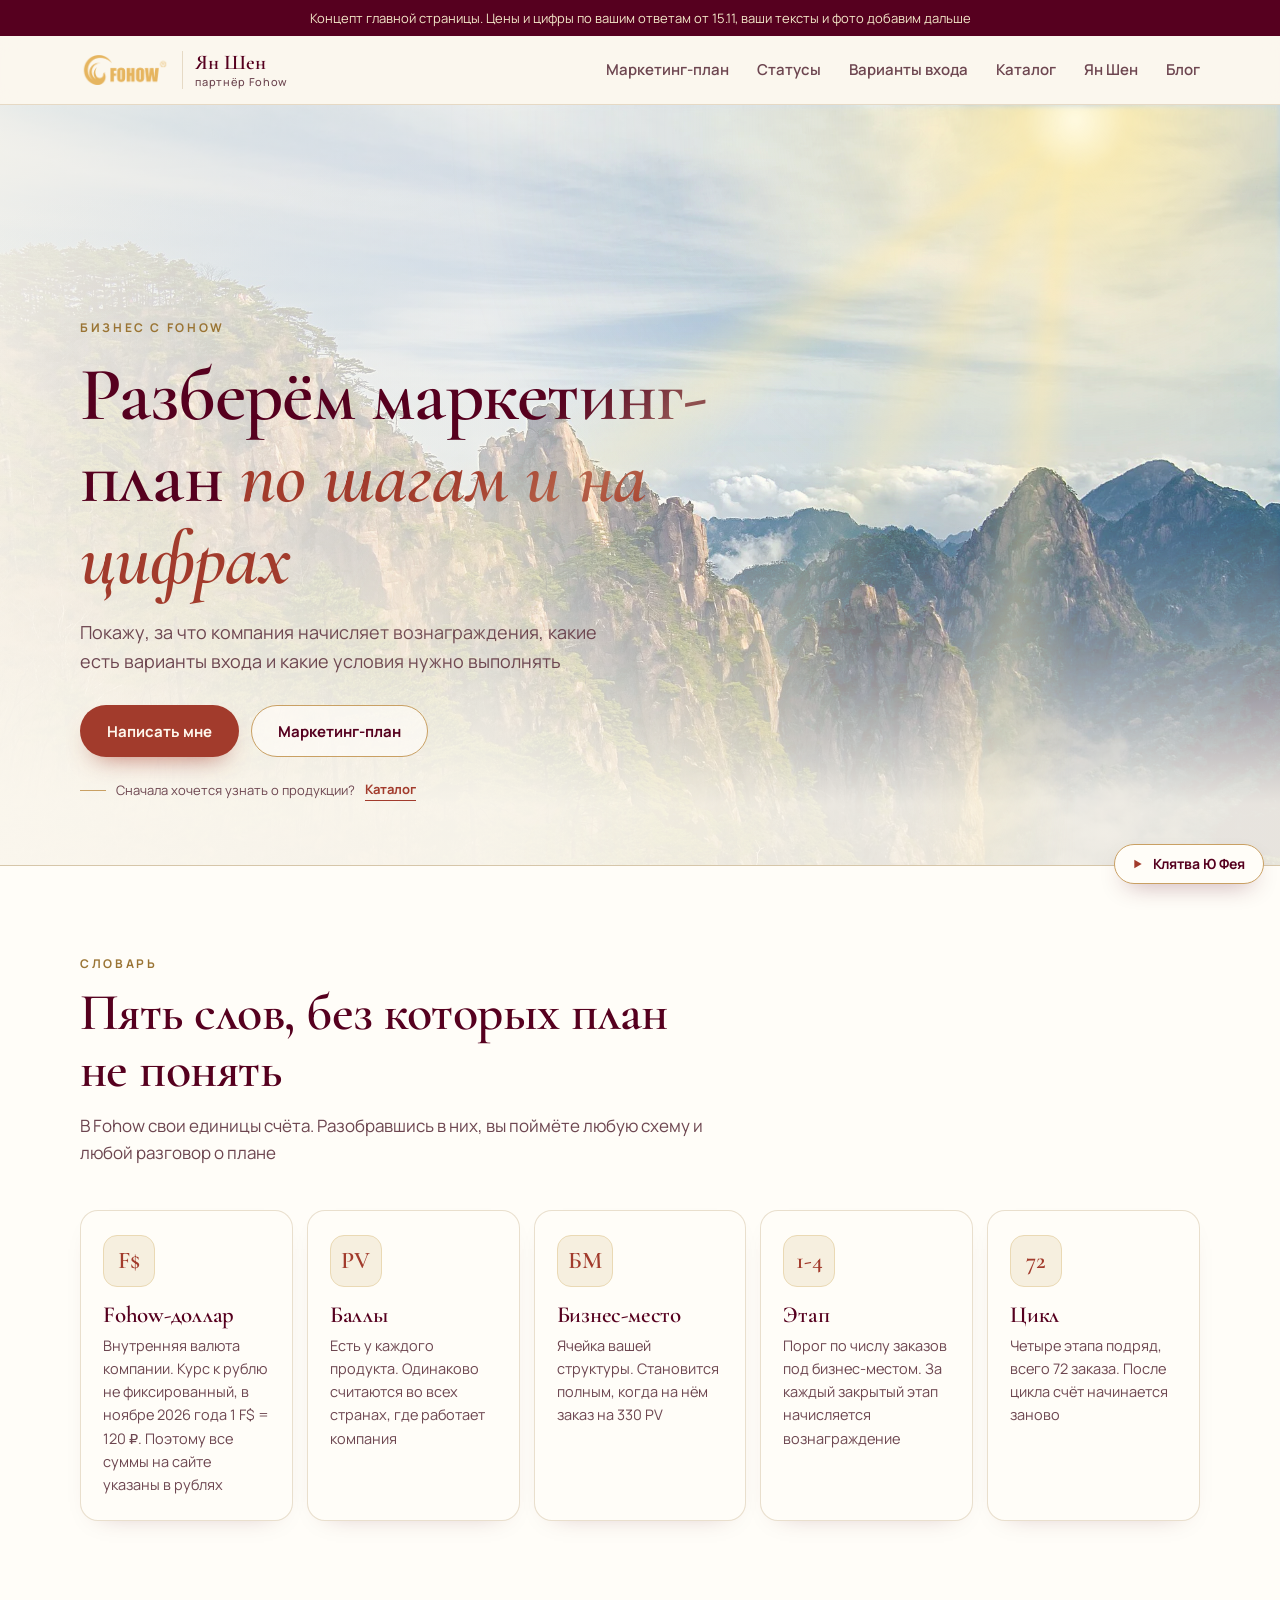
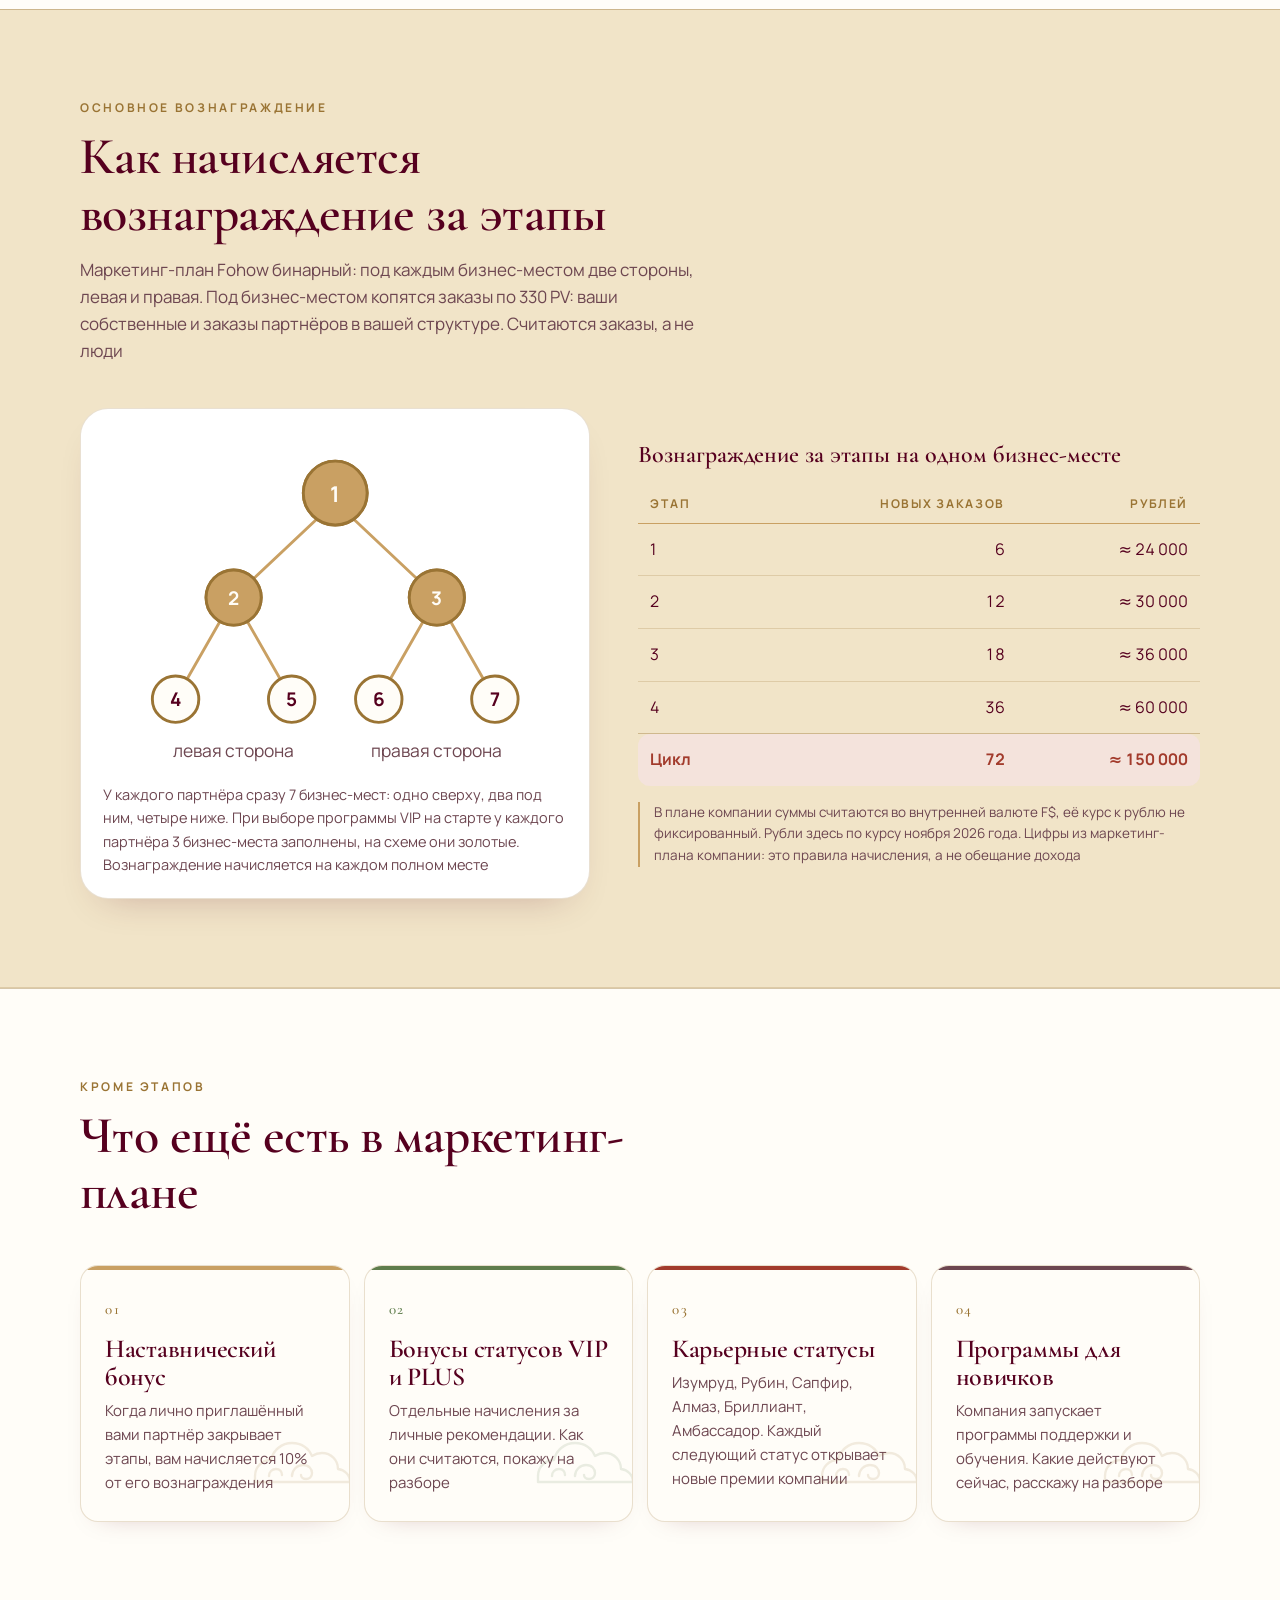
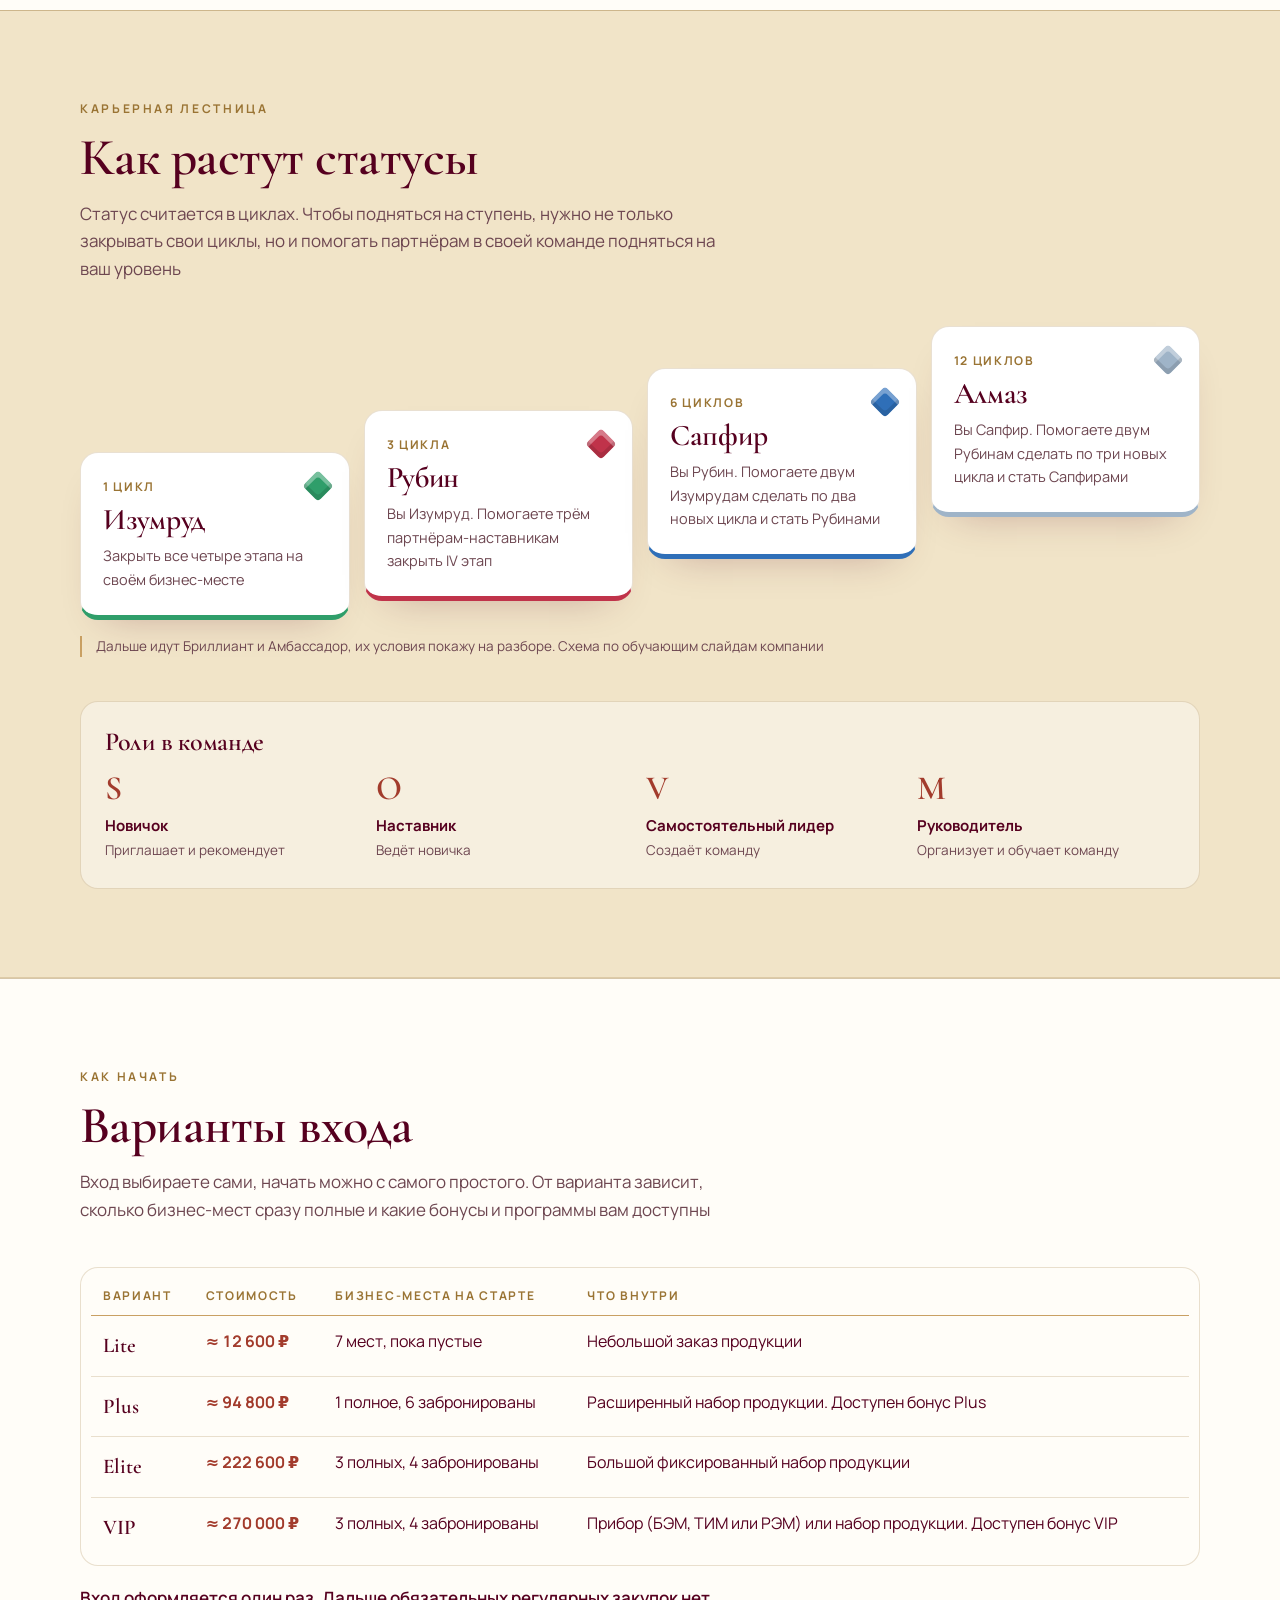
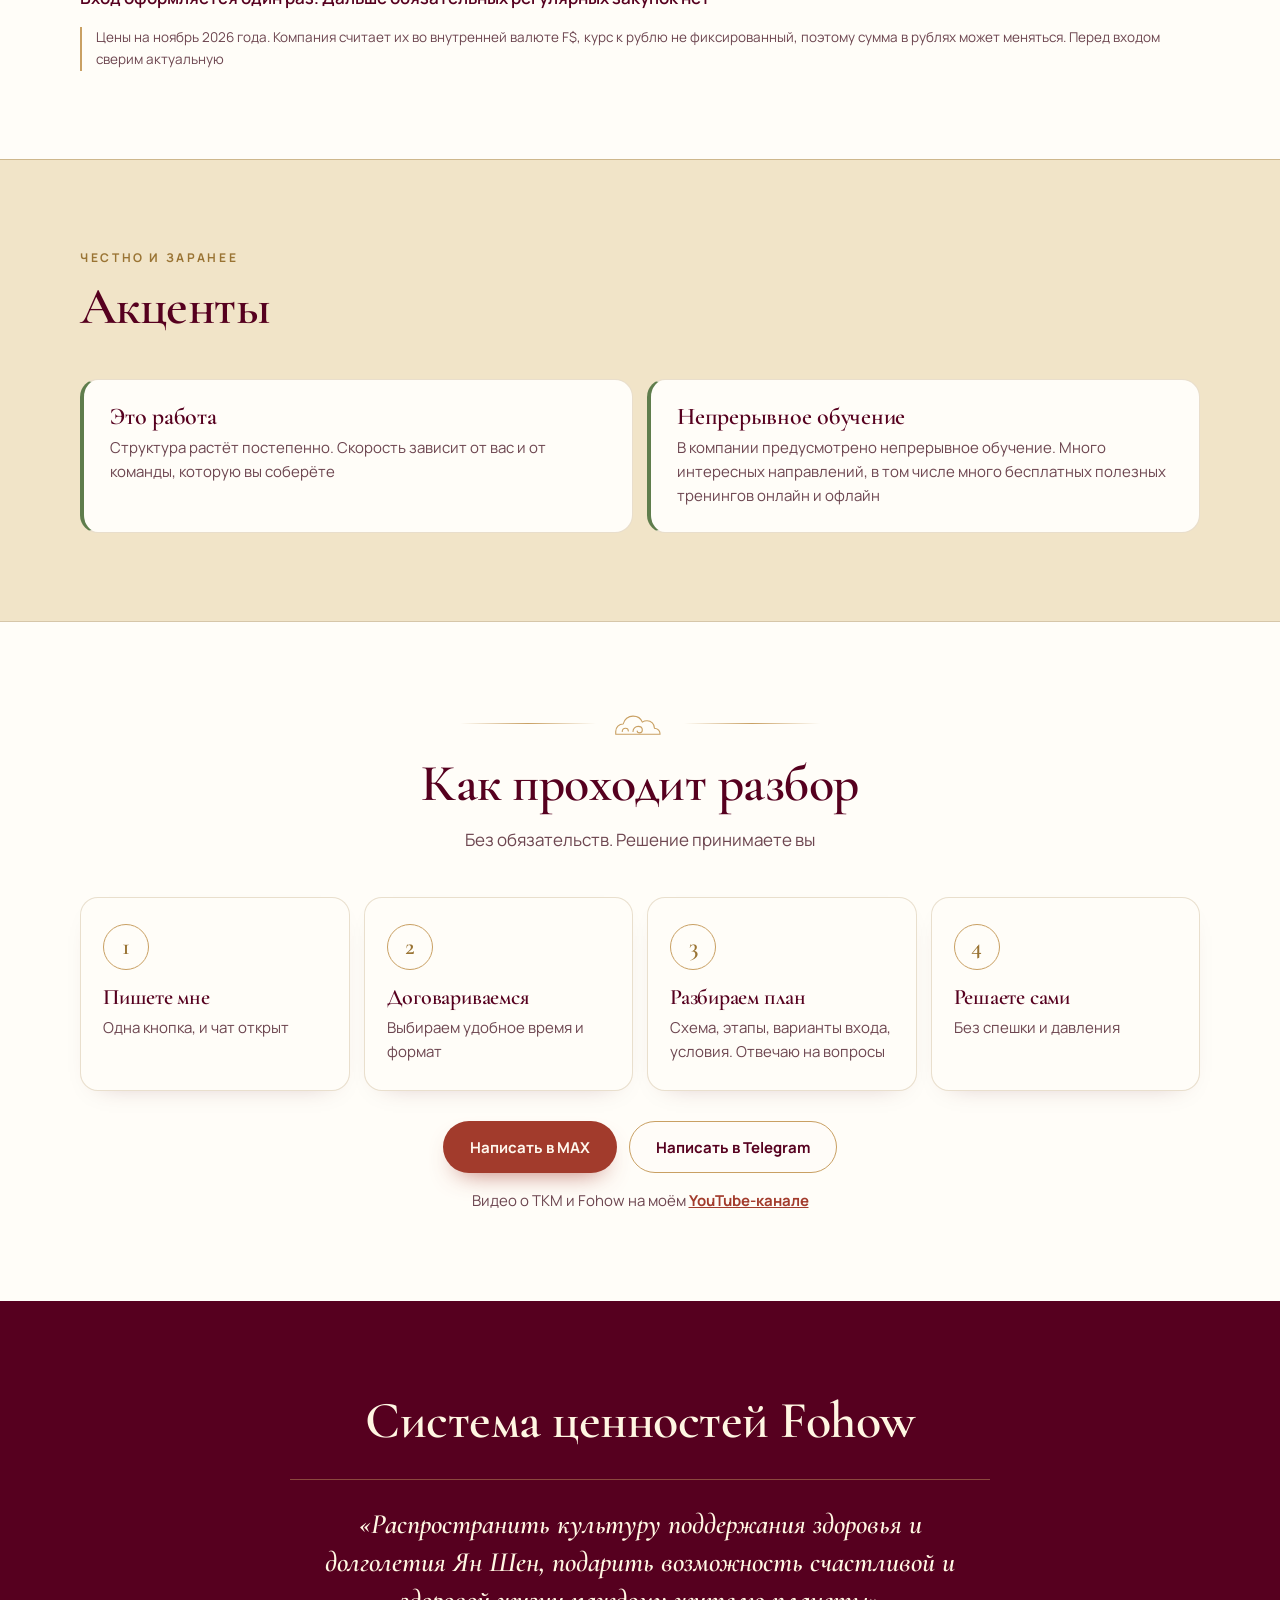
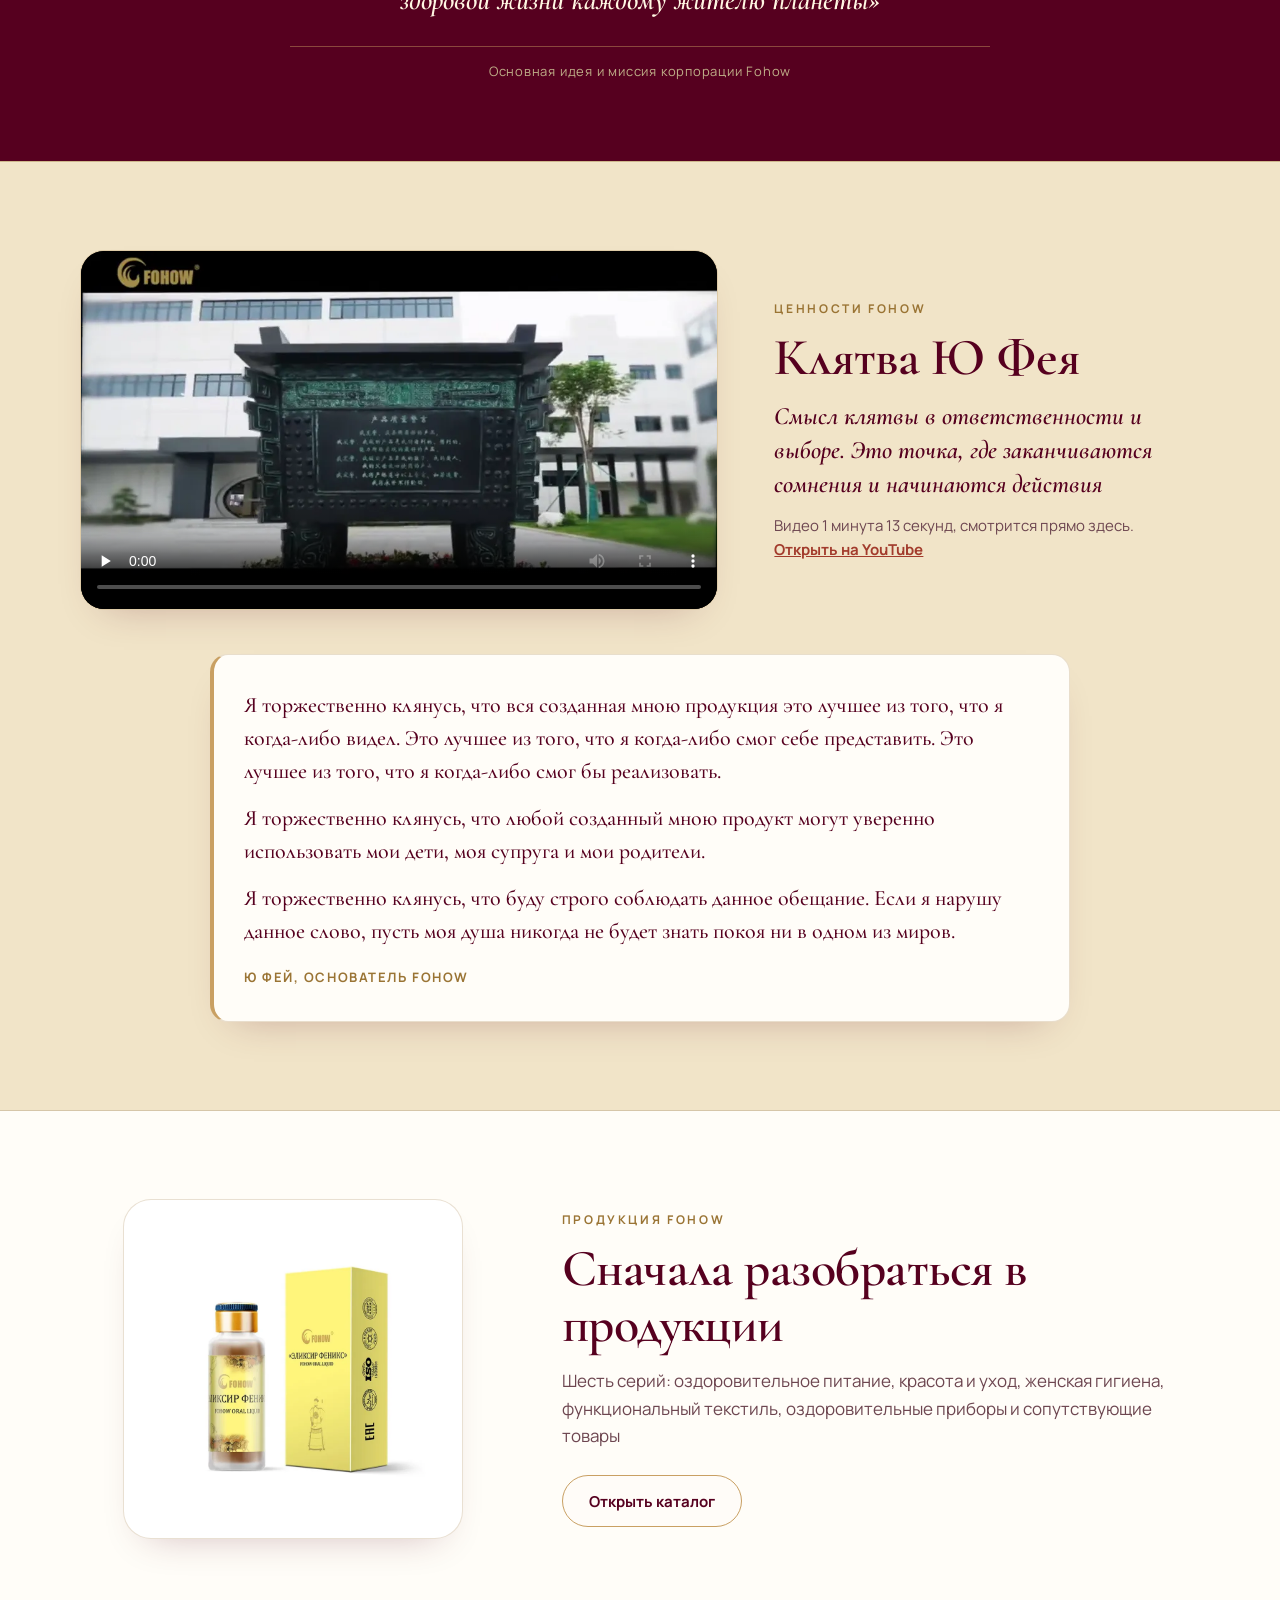
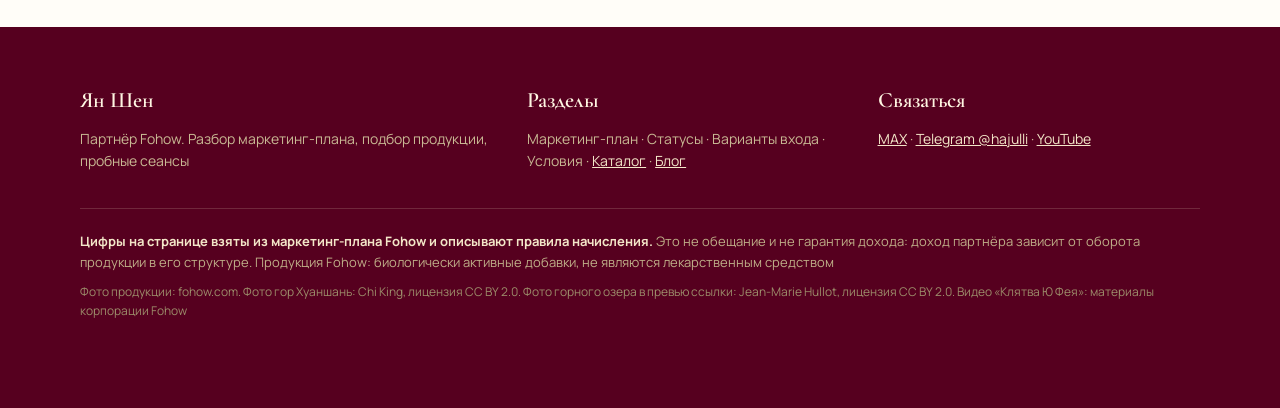
<file: index.html>
<!doctype html>
<html lang="ru">
<head>
<meta charset="utf-8">
<meta name="viewport" content="width=device-width,initial-scale=1">
<link rel="icon" href="favicon.ico" sizes="48x48">
<link rel="icon" href="assets/icon-32.png" type="image/png" sizes="32x32">
<link rel="apple-touch-icon" href="assets/apple-touch-icon.png">
<meta name="robots" content="noindex, nofollow">
<title>Маркетинг-план Фохоу (Fohow): разбор по шагам и на цифрах · Ян Шен</title>
<meta name="description" content="Разбираю маркетинг-план Фохоу (Fohow) по шагам: за что начисляются вознаграждения, какие есть варианты входа и какие условия нужно выполнять">
<meta property="og:type" content="website">
<meta property="og:locale" content="ru_RU">
<meta property="og:title" content="Бизнес с Fohow: разберём маркетинг-план по шагам">
<meta property="og:description" content="Концепт сайта партнёра Fohow: как устроен маркетинг-план, варианты входа, условия, каталог продукции">
<meta property="og:url" content="https://dubobrik-cpu.github.io/fohow/">
<meta property="og:image" content="https://dubobrik-cpu.github.io/fohow/assets/og-ozero.jpg">
<meta property="og:image:width" content="1200">
<meta property="og:image:height" content="630">
<meta name="twitter:card" content="summary_large_image">
<link rel="preload" href="assets/fonts/manrope-normal-cyrillic-9f2868.woff2" as="font" type="font/woff2" crossorigin>
<link rel="preload" href="assets/fonts/cormorant-garamond-normal-cyrillic-4f4a82.woff2" as="font" type="font/woff2" crossorigin>
<link rel="stylesheet" href="style.css">
<link rel="preload" as="image" href="assets/gory-zelen.webp">
</head>
<body>
<svg width="0" height="0" style="position:absolute" aria-hidden="true">
  <symbol id="cloud" viewBox="0 0 120 60">
    <path d="M8 46c0-9 7-16 16-16 2-10 11-17 21-17 9 0 17 5 20 13 3-2 6-3 10-3 9 0 16 7 16 16 7 1 12 6 12 13H8z" fill="none" stroke="currentColor" stroke-width="2.4" stroke-linejoin="round"/>
    <path d="M45 46c0-6 5-11 11-11s9 4 9 8-3 6-6 6-5-2-5-4" fill="none" stroke="currentColor" stroke-width="2.4" stroke-linecap="round"/>
    <path d="M22 46c0-4 3-7 7-7s6 3 6 6" fill="none" stroke="currentColor" stroke-width="2.4" stroke-linecap="round"/>
  </symbol>
</svg>

<div class="concept">Концепт главной страницы. Цены и цифры по вашим ответам от 15.11, ваши тексты и фото добавим дальше</div>

<header class="top">
  <div class="wrap">
    <a class="brand" href="index.html">
      <img src="assets/logo-fohow.png" alt="Fohow" width="90" height="30">
      <span>Ян Шен<small>партнёр Fohow</small></span>
    </a>
    <nav class="menu">
      <a href="#plan">Маркетинг-план</a>
      <a href="#statusy">Статусы</a>
      <a href="#vhod">Варианты входа</a>
      <a href="katalog.html">Каталог</a>
      <a href="yan-shen.html">Ян Шен</a>
      <a href="blog.html">Блог</a>
    </nav>
  </div>
</header>

<section class="hero" style="padding:0">
  <div class="hero-photo"><img src="assets/gory-zelen.webp" srcset="assets/gory-zelen-900.webp 900w, assets/gory-zelen.webp 1920w" sizes="100vw" alt="Зелёные склоны гор Хуаншань под голубым небом"><span class="sun" aria-hidden="true"></span></div>
  <div class="wrap">
    <div class="eyebrow">Бизнес с Fohow</div>
    <h1>Разберём маркетинг-план <em>по шагам и на цифрах</em></h1>
    <p class="lead">Покажу, за что компания начисляет вознаграждения, какие есть варианты входа и какие условия нужно выполнять</p>
    <div class="actions">
      <a class="btn btn-red" href="#razbor">Написать мне</a>
      <a class="btn btn-line" href="#plan">Маркетинг-план</a>
    </div>
    <div class="note">Сначала хочется узнать о продукции? <a href="katalog.html">Каталог</a></div>
  </div>
</section>

<section class="zona-a" id="slovar">
  <div class="wrap">
    <div class="head rise">
      <div class="eyebrow">Словарь</div>
      <h2>Пять слов, без которых план не понять</h2>
      <p>В Fohow свои единицы счёта. Разобравшись в них, вы поймёте любую схему и любой разговор о плане</p>
    </div>
    <div class="gloss">
      <div class="term rise"><span class="abbr">F$</span><h3>Fohow-доллар</h3><p>Внутренняя валюта компании. Курс к рублю не фиксированный, в ноябре 2026 года 1 F$ = 120 ₽. Поэтому все суммы на сайте указаны в рублях</p></div>
      <div class="term rise"><span class="abbr">PV</span><h3>Баллы</h3><p>Есть у каждого продукта. Одинаково считаются во всех странах, где работает компания</p></div>
      <div class="term rise"><span class="abbr">БМ</span><h3>Бизнес-место</h3><p>Ячейка вашей структуры. Становится полным, когда на нём заказ на 330 PV</p></div>
      <div class="term rise"><span class="abbr">1-4</span><h3>Этап</h3><p>Порог по числу заказов под бизнес-местом. За каждый закрытый этап начисляется вознаграждение</p></div>
      <div class="term rise"><span class="abbr">72</span><h3>Цикл</h3><p>Четыре этапа подряд, всего 72 заказа. После цикла счёт начинается заново</p></div>
    </div>
  </div>
</section>

<section class="plan zona-b" id="plan">
  <div class="wrap">
    <div class="head rise">
      <div class="eyebrow">Основное вознаграждение</div>
      <h2>Как начисляется вознаграждение за этапы</h2>
      <p>Маркетинг-план Fohow бинарный: под каждым бизнес-местом две стороны, левая и правая. Под бизнес-местом копятся заказы по 330 PV: ваши собственные и заказы партнёров в вашей структуре. Считаются заказы, а не люди</p>
    </div>
    <div class="plan-grid">
      <figure class="semerka rise">
        <svg viewBox="0 0 320 230" role="img" aria-label="Бинарная схема: одно бизнес-место сверху, под ним два, под ними четыре. Три верхних места заполнены при старте с VIP">
          <g stroke="#c9a063" stroke-width="2" fill="none">
            <path d="M160 46 L90 112 M160 46 L230 112 M90 112 L50 182 M90 112 L130 182 M230 112 L190 182 M230 112 L270 182"/>
          </g>
          <g fill="#fffdf8" stroke="#9a7434" stroke-width="2">
            <circle cx="160" cy="40" r="22"/>
            <circle cx="90" cy="112" r="19"/><circle cx="230" cy="112" r="19"/>
            <circle cx="50" cy="182" r="16"/><circle cx="130" cy="182" r="16"/><circle cx="190" cy="182" r="16"/><circle cx="270" cy="182" r="16"/>
          </g>
          <g fill="#c9a063" stroke="#9a7434" stroke-width="2">
            <circle cx="160" cy="40" r="22"/>
            <circle cx="90" cy="112" r="19"/><circle cx="230" cy="112" r="19"/>
          </g>
          <g font-family="Manrope,sans-serif" font-weight="700" fill="#fffdf8" text-anchor="middle">
            <text x="160" y="46" font-size="15">1</text>
            <text x="90" y="117" font-size="13">2</text><text x="230" y="117" font-size="13">3</text>
          </g>
          <g font-family="Manrope,sans-serif" font-size="13" font-weight="700" fill="#56001f" text-anchor="middle">
            <text x="50" y="187">4</text><text x="130" y="187">5</text><text x="190" y="187">6</text><text x="270" y="187">7</text>
          </g>
          <g font-family="Manrope,sans-serif" font-size="12" fill="#6d4650" text-anchor="middle">
            <text x="90" y="222">левая сторона</text><text x="230" y="222">правая сторона</text>
          </g>
        </svg>
        <figcaption>У каждого партнёра сразу 7 бизнес-мест: одно сверху, два под ним, четыре ниже. При выборе программы VIP на старте у каждого партнёра 3 бизнес-места заполнены, на схеме они золотые. Вознаграждение начисляется на каждом полном месте</figcaption>
      </figure>
      <div class="rise">
        <table class="stages">
          <caption>Вознаграждение за этапы на одном бизнес-месте</caption>
          <thead><tr><th>Этап</th><th>Новых заказов</th><th>Рублей</th></tr></thead>
          <tbody>
            <tr><td>1</td><td>6</td><td>≈ 24 000</td></tr>
            <tr><td>2</td><td>12</td><td>≈ 30 000</td></tr>
            <tr><td>3</td><td>18</td><td>≈ 36 000</td></tr>
            <tr><td>4</td><td>36</td><td>≈ 60 000</td></tr>
          </tbody>
          <tfoot><tr><td>Цикл</td><td>72</td><td>≈ 150 000</td></tr></tfoot>
        </table>
        <p class="small-note">В плане компании суммы считаются во внутренней валюте F$, её курс к рублю не фиксированный. Рубли здесь по курсу ноября 2026 года. Цифры из маркетинг-плана компании: это правила начисления, а не обещание дохода</p>
      </div>
    </div>
  </div>
</section>

<section class="zona-a" id="eshche">
  <div class="wrap">
    <div class="head rise">
      <div class="eyebrow">Кроме этапов</div>
      <h2>Что ещё есть в маркетинг-плане</h2>
    </div>
    <div class="dirs">
      <div class="dir reg rise"><span class="bar"></span><span class="num">01</span><h3>Наставнический бонус</h3><p>Когда лично приглашённый вами партнёр закрывает этапы, вам начисляется 10% от его вознаграждения</p><svg class="cloud"><use href="#cloud"/></svg></div>
      <div class="dir och rise"><span class="bar"></span><span class="num">02</span><h3>Бонусы статусов VIP и PLUS</h3><p>Отдельные начисления за личные рекомендации. Как они считаются, покажу на разборе</p><svg class="cloud"><use href="#cloud"/></svg></div>
      <div class="dir vos rise"><span class="bar"></span><span class="num">03</span><h3>Карьерные статусы</h3><p>Изумруд, Рубин, Сапфир, Алмаз, Бриллиант, Амбассадор. Каждый следующий статус открывает новые премии компании</p><svg class="cloud"><use href="#cloud"/></svg></div>
      <div class="dir app rise"><span class="bar"></span><span class="num">04</span><h3>Программы для новичков</h3><p>Компания запускает программы поддержки и обучения. Какие действуют сейчас, расскажу на разборе</p><svg class="cloud"><use href="#cloud"/></svg></div>
    </div>
  </div>
</section>

<section class="plan zona-b" id="statusy">
  <div class="wrap">
    <div class="head rise">
      <div class="eyebrow">Карьерная лестница</div>
      <h2>Как растут статусы</h2>
      <p>Статус считается в циклах. Чтобы подняться на ступень, нужно не только закрывать свои циклы, но и помогать партнёрам в своей команде подняться на ваш уровень</p>
    </div>
    <ol class="ladder">
      <li class="rung g1 rise"><span class="gem"></span><div class="cyc">1 цикл</div><h3>Изумруд</h3><p>Закрыть все четыре этапа на своём бизнес-месте</p></li>
      <li class="rung g2 rise"><span class="gem"></span><div class="cyc">3 цикла</div><h3>Рубин</h3><p>Вы Изумруд. Помогаете трём партнёрам-наставникам закрыть IV этап</p></li>
      <li class="rung g3 rise"><span class="gem"></span><div class="cyc">6 циклов</div><h3>Сапфир</h3><p>Вы Рубин. Помогаете двум Изумрудам сделать по два новых цикла и стать Рубинами</p></li>
      <li class="rung g4 rise"><span class="gem"></span><div class="cyc">12 циклов</div><h3>Алмаз</h3><p>Вы Сапфир. Помогаете двум Рубинам сделать по три новых цикла и стать Сапфирами</p></li>
    </ol>
    <p class="small-note rise">Дальше идут Бриллиант и Амбассадор, их условия покажу на разборе. Схема по обучающим слайдам компании</p>

    <div class="roles rise">
      <h3>Роли в команде</h3>
      <div class="roles-row">
        <div class="role"><b>S</b><span>Новичок</span><small>Приглашает и рекомендует</small></div>
        <div class="role"><b>O</b><span>Наставник</span><small>Ведёт новичка</small></div>
        <div class="role"><b>V</b><span>Самостоятельный лидер</span><small>Создаёт команду</small></div>
        <div class="role"><b>M</b><span>Руководитель</span><small>Организует и обучает команду</small></div>
      </div>
    </div>
  </div>
</section>

<section class="entry zona-a" id="vhod">
  <div class="wrap">
    <div class="head rise">
      <div class="eyebrow">Как начать</div>
      <h2>Варианты входа</h2>
      <p>Вход выбираете сами, начать можно с самого простого. От варианта зависит, сколько бизнес-мест сразу полные и какие бонусы и программы вам доступны</p>
    </div>
    <div class="table-scroll rise">
      <table class="entries">
        <thead><tr><th>Вариант</th><th>Стоимость</th><th>Бизнес-места на старте</th><th>Что внутри</th></tr></thead>
        <tbody>
          <tr><td><b>Lite</b></td><td class="price">≈ 12 600 ₽</td><td>7 мест, пока пустые</td><td>Небольшой заказ продукции</td></tr>
          <tr><td><b>Plus</b></td><td class="price">≈ 94 800 ₽</td><td>1 полное, 6 забронированы</td><td>Расширенный набор продукции. Доступен бонус Plus</td></tr>
          <tr><td><b>Elite</b></td><td class="price">≈ 222 600 ₽</td><td>3 полных, 4 забронированы</td><td>Большой фиксированный набор продукции</td></tr>
          <tr><td><b>VIP</b></td><td class="price">≈ 270 000 ₽</td><td>3 полных, 4 забронированы</td><td>Прибор (БЭМ, ТИМ или РЭМ) или набор продукции. Доступен бонус VIP</td></tr>
        </tbody>
      </table>
    </div>
    <p class="rise" style="margin-top:18px;font-weight:600">Вход оформляется один раз. Дальше обязательных регулярных закупок нет</p>
    <p class="small-note rise">Цены на ноябрь 2026 года. Компания считает их во внутренней валюте F$, курс к рублю не фиксированный, поэтому сумма в рублях может меняться. Перед входом сверим актуальную</p>
  </div>
</section>

<section class="zona-b" id="usloviya">
  <div class="wrap">
    <div class="head rise">
      <div class="eyebrow">Честно и заранее</div>
      <h2>Акценты</h2>
    </div>
    <div class="terms">
      <div class="cond rise"><h3>Это работа</h3><p>Структура растёт постепенно. Скорость зависит от вас и от команды, которую вы соберёте</p></div>
      <div class="cond rise"><h3>Непрерывное обучение</h3><p>В компании предусмотрено непрерывное обучение. Много интересных направлений, в том числе много бесплатных полезных тренингов онлайн и офлайн</p></div>
    </div>
  </div>
</section>

<section class="zona-a" id="razbor">
  <div class="wrap">
    <div class="head center rise" style="text-align:center">
      <div class="ornament"><svg viewBox="0 0 120 60"><use href="#cloud"/></svg></div>
      <h2 style="margin-top:18px">Как проходит разбор</h2>
      <p>Без обязательств. Решение принимаете вы</p>
    </div>
    <div class="steps">
      <div class="step rise"><h3>Пишете мне</h3><p>Одна кнопка, и чат открыт</p></div>
      <div class="step rise"><h3>Договариваемся</h3><p>Выбираем удобное время и формат</p></div>
      <div class="step rise"><h3>Разбираем план</h3><p>Схема, этапы, варианты входа, условия. Отвечаю на вопросы</p></div>
      <div class="step rise"><h3>Решаете сами</h3><p>Без спешки и давления</p></div>
    </div>
    <div class="contact-btns rise"><a class="btn btn-red" href="https://max.ru/u/f9LHodD0cOLqeYGvfVtmsFAZgKVP3UmAt7sXaoyCzjZPrQbmNvXedQoRRjc" target="_blank" rel="noopener">Написать в MAX</a><a class="btn btn-line" href="https://t.me/hajulli" target="_blank" rel="noopener">Написать в Telegram</a></div><p class="contact-yt rise">Видео о ТКМ и Fohow на моём <a href="https://www.youtube.com/@tkmfohow" target="_blank" rel="noopener">YouTube-канале</a></p>
  </div>
</section>

<section id="tsennosti" class="values">
  <div class="wrap">
    <div class="values-card rise">
      <h2>Система ценностей Fohow</h2>
      <blockquote>«Распространить культуру поддержания здоровья и долголетия Ян Шен, подарить возможность счастливой и здоровой жизни каждому жителю планеты»</blockquote>
      <p class="values-src">Основная идея и миссия корпорации Fohow</p>
    </div>
  </div>
</section>

<section class="zona-b" id="klyatva">
  <div class="wrap oath rise">
    <div class="oath-video">
      <video controls preload="none" playsinline poster="assets/klyatva-kamen.webp" width="1024" height="576">
        <source src="assets/klyatva.mp4" type="video/mp4">
      </video>
    </div>
    <div>
      <div class="eyebrow">Ценности Fohow</div>
      <h2 style="margin:12px 0 14px">Клятва Ю Фея</h2>
      <p class="oath-sense">Смысл клятвы в ответственности и выборе. Это точка, где заканчиваются сомнения и начинаются действия</p>
      <p style="color:var(--ink-soft);font-size:15px;margin-top:12px">Видео 1 минута 13 секунд, смотрится прямо здесь. <a href="https://www.youtube.com/watch?v=zthR9BJxux4" target="_blank" rel="noopener">Открыть на YouTube</a></p>
    </div>
  </div>
  <div class="wrap">
    <blockquote class="oath-text rise">
      <p>Я торжественно клянусь, что вся созданная мною продукция это лучшее из того, что я когда-либо видел. Это лучшее из того, что я когда-либо смог себе представить. Это лучшее из того, что я когда-либо смог бы реализовать.</p>
      <p>Я торжественно клянусь, что любой созданный мною продукт могут уверенно использовать мои дети, моя супруга и мои родители.</p>
      <p>Я торжественно клянусь, что буду строго соблюдать данное обещание. Если я нарушу данное слово, пусть моя душа никогда не будет знать покоя ни в одном из миров.</p>
      <footer>Ю Фей, основатель Fohow</footer>
    </blockquote>
  </div>
</section>

<section class="zona-a" id="katalog-tizer">
  <div class="wrap teaser rise">
    <div class="img"><img src="assets/feniks.webp" alt="Эликсир «Феникс» Fohow" width="800" height="800"></div>
    <div>
      <div class="eyebrow">Продукция Fohow</div>
      <h2 style="margin:12px 0 14px">Сначала разобраться в продукции</h2>
      <p style="color:var(--ink-soft)">Шесть серий: оздоровительное питание, красота и уход, женская гигиена, функциональный текстиль, оздоровительные приборы и сопутствующие товары</p>
      <a class="btn btn-line" href="katalog.html" style="margin-top:26px">Открыть каталог</a>
    </div>
  </div>
</section>

<footer>
  <div class="wrap">
    <div class="cols">
      <div><h4>Ян Шен</h4><p>Партнёр Fohow. Разбор маркетинг-плана, подбор продукции, пробные сеансы</p></div>
      <div><h4>Разделы</h4><p>Маркетинг-план · Статусы · Варианты входа · Условия · <a href="katalog.html">Каталог</a> · <a href="blog.html">Блог</a></p></div>
      <div><h4>Связаться</h4><p><a href="https://max.ru/u/f9LHodD0cOLqeYGvfVtmsFAZgKVP3UmAt7sXaoyCzjZPrQbmNvXedQoRRjc" target="_blank" rel="noopener">MAX</a> · <a href="https://t.me/hajulli" target="_blank" rel="noopener">Telegram @hajulli</a> · <a href="https://www.youtube.com/@tkmfohow" target="_blank" rel="noopener">YouTube</a></p></div>
    </div>
    <div class="warn"><b>Цифры на странице взяты из маркетинг-плана Fohow и описывают правила начисления.</b> Это не обещание и не гарантия дохода: доход партнёра зависит от оборота продукции в его структуре. Продукция Fohow: биологически активные добавки, не являются лекарственным средством</div>
    <div class="credit">Фото продукции: fohow.com. Фото гор Хуаншань: Chi King, лицензия CC BY 2.0. Фото горного озера в превью ссылки: Jean-Marie Hullot, лицензия CC BY 2.0. Видео «Клятва Ю Фея»: материалы корпорации Fohow</div>
  </div>
</footer>

<a class="oath-float" href="#klyatva"><svg viewBox="0 0 24 24" width="16" height="16" aria-hidden="true"><path d="M8 5.5v13l11-6.5z" fill="currentColor"/></svg>Клятва Ю Фея</a>

<script>
(function(){
  var els=document.querySelectorAll('.rise');
  if(!('IntersectionObserver' in window)||/snimok/.test(location.search)){els.forEach(function(e){e.classList.add('in')});return}
  var io=new IntersectionObserver(function(en){en.forEach(function(e){if(e.isIntersecting){e.target.classList.add('in');io.unobserve(e.target)}})},{rootMargin:'0px 0px -8% 0px'});
  els.forEach(function(e,i){e.style.transitionDelay=(i%4)*70+'ms';io.observe(e)});
})();
</script>
</body>
</html>
</file>
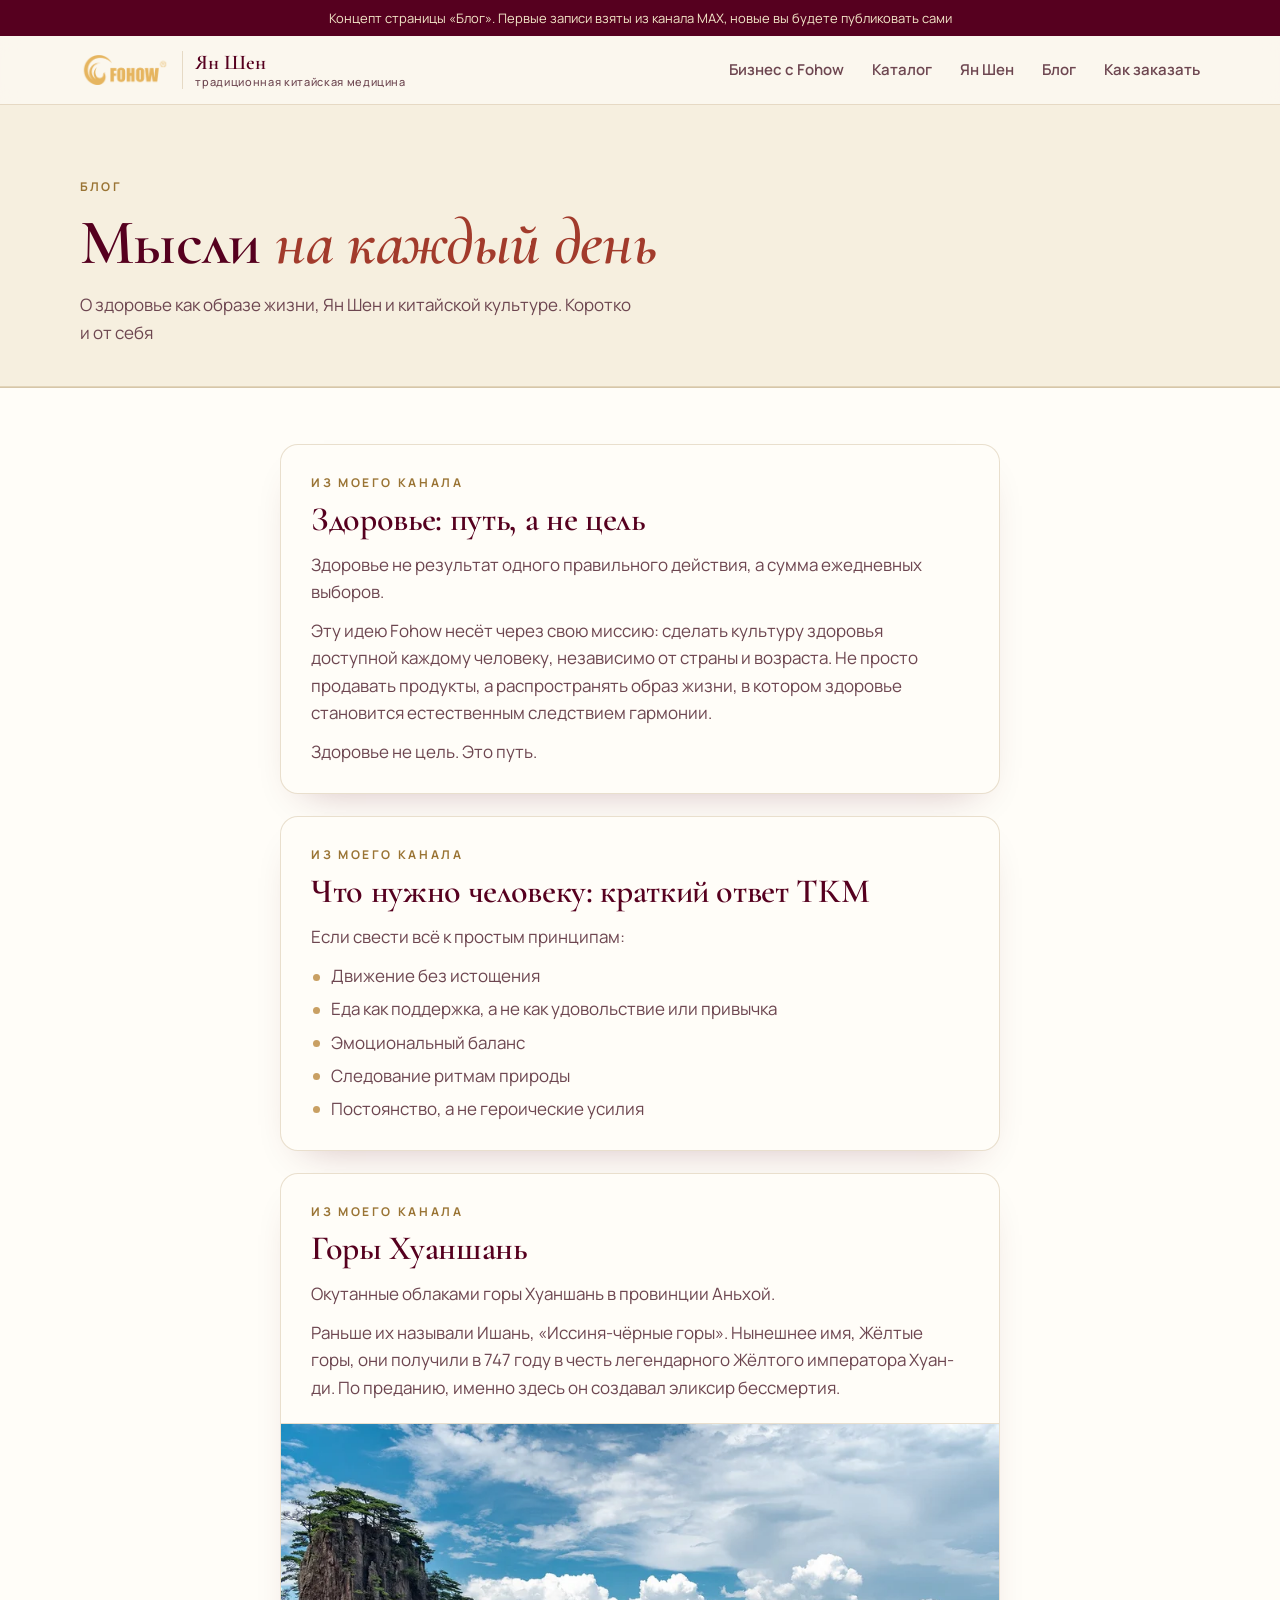
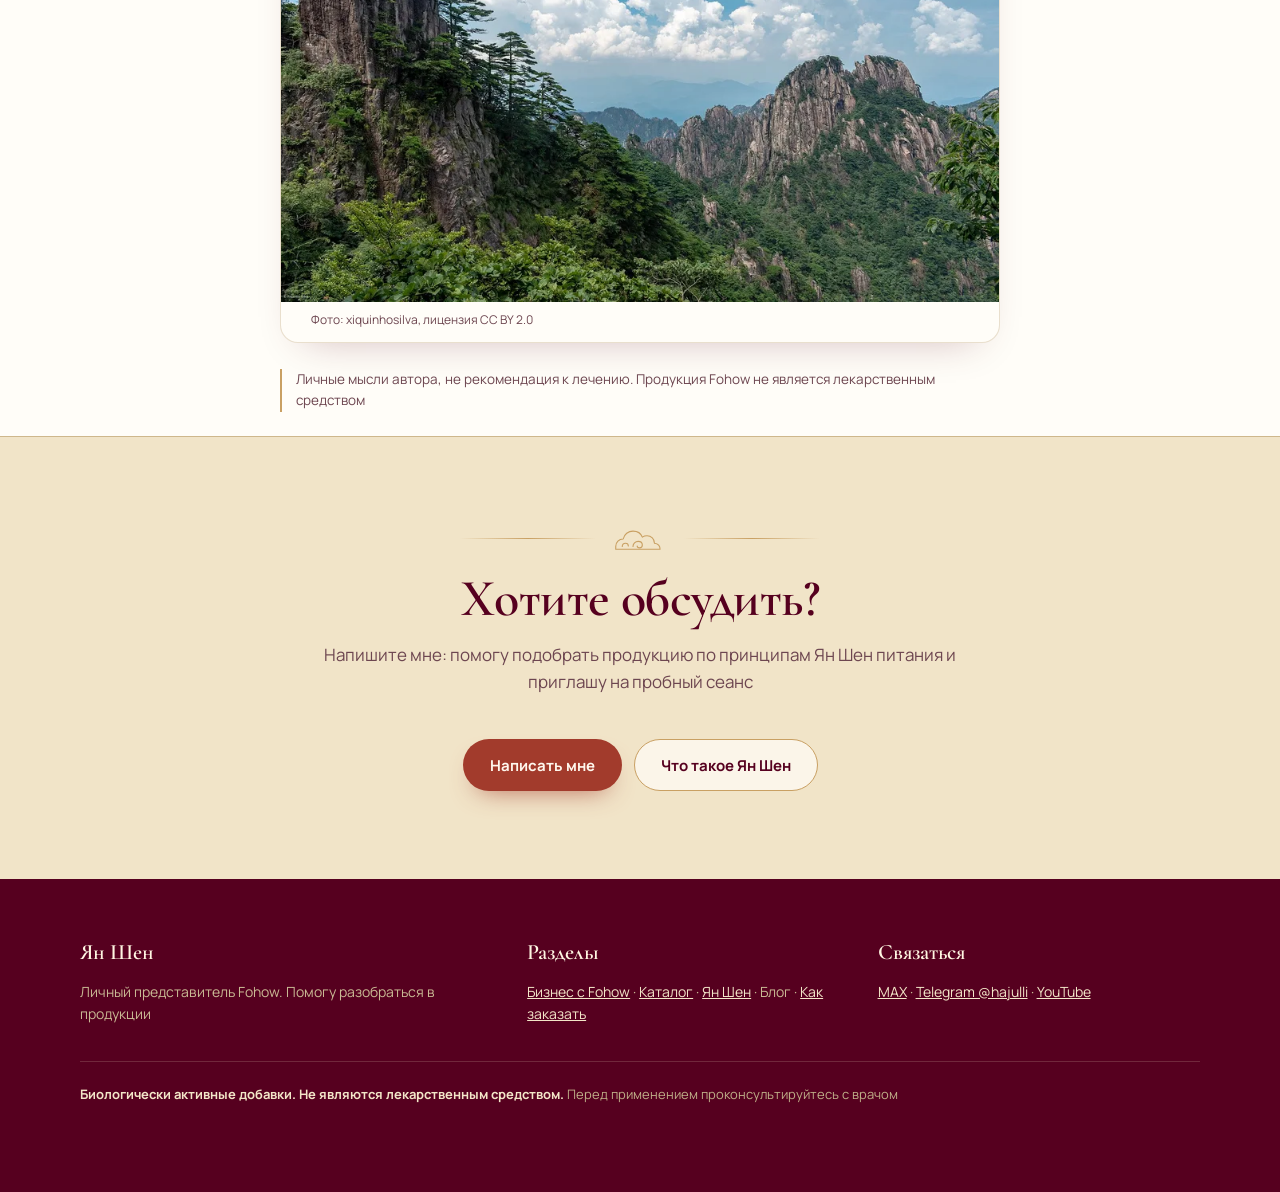
<file: blog.html>
<!doctype html>
<html lang="ru">
<head>
<meta charset="utf-8">
<meta name="viewport" content="width=device-width,initial-scale=1">
<link rel="icon" href="favicon.ico" sizes="48x48">
<link rel="icon" href="assets/icon-32.png" type="image/png" sizes="32x32">
<link rel="apple-touch-icon" href="assets/apple-touch-icon.png">
<meta name="robots" content="noindex, nofollow">
<title>Блог: мысли на каждый день · Fohow</title>
<meta name="description" content="Личный блог представителя Fohow: мысли о здоровье, Ян Шен и традиционной китайской культуре">
<meta property="og:type" content="website">
<meta property="og:locale" content="ru_RU">
<meta property="og:title" content="Блог: мысли на каждый день">
<meta property="og:description" content="Мысли о здоровье, Ян Шен и традиционной китайской культуре">
<meta property="og:url" content="https://dubobrik-cpu.github.io/fohow/blog.html">
<meta property="og:image" content="https://dubobrik-cpu.github.io/fohow/assets/og-ozero.jpg">
<meta property="og:image:width" content="1200">
<meta property="og:image:height" content="630">
<meta name="twitter:card" content="summary_large_image">
<link rel="preload" href="assets/fonts/manrope-normal-cyrillic-9f2868.woff2" as="font" type="font/woff2" crossorigin>
<link rel="preload" href="assets/fonts/cormorant-garamond-normal-cyrillic-4f4a82.woff2" as="font" type="font/woff2" crossorigin>
<link rel="stylesheet" href="style.css">
</head>
<body>
<svg width="0" height="0" style="position:absolute" aria-hidden="true">
  <symbol id="cloud" viewBox="0 0 120 60">
    <path d="M8 46c0-9 7-16 16-16 2-10 11-17 21-17 9 0 17 5 20 13 3-2 6-3 10-3 9 0 16 7 16 16 7 1 12 6 12 13H8z" fill="none" stroke="currentColor" stroke-width="2.4" stroke-linejoin="round"/>
    <path d="M45 46c0-6 5-11 11-11s9 4 9 8-3 6-6 6-5-2-5-4" fill="none" stroke="currentColor" stroke-width="2.4" stroke-linecap="round"/>
    <path d="M22 46c0-4 3-7 7-7s6 3 6 6" fill="none" stroke="currentColor" stroke-width="2.4" stroke-linecap="round"/>
  </symbol>
</svg>

<div class="concept">Концепт страницы «Блог». Первые записи взяты из канала MAX, новые вы будете публиковать сами</div>

<header class="top">
  <div class="wrap">
    <a class="brand" href="index.html">
      <img src="assets/logo-fohow.png" alt="Fohow" width="90" height="30">
      <span>Ян Шен<small>традиционная китайская медицина</small></span>
    </a>
    <nav class="menu">
      <a href="index.html">Бизнес с Fohow</a>
      <a href="katalog.html">Каталог</a>
      <a href="yan-shen.html">Ян Шен</a>
      <a href="blog.html" aria-current="page">Блог</a>
      <a href="katalog.html#zakaz">Как заказать</a>
    </nav>
  </div>
</header>

<section class="blog-hero">
  <div class="wrap">
    <div class="eyebrow">Блог</div>
    <h1>Мысли <em>на каждый день</em></h1>
    <p class="lead">О здоровье как образе жизни, Ян Шен и китайской культуре. Коротко и от себя</p>
  </div>
</section>

<section class="blog-list zona-a">
  <div class="wrap">
    <div class="feed">
<!--POSTS-->
      <article class="post rise" id="2026-11-16-put">
        <div class="post-meta eyebrow">Из моего канала</div>
        <h2>Здоровье: путь, а не цель</h2>
        <div class="post-text"><p>Здоровье не результат одного правильного действия, а сумма ежедневных выборов.</p><p>Эту идею Fohow несёт через свою миссию: сделать культуру здоровья доступной каждому человеку, независимо от страны и возраста. Не просто продавать продукты, а распространять образ жизни, в котором здоровье становится естественным следствием гармонии.</p><p>Здоровье не цель. Это путь.</p></div>
      </article>
      <article class="post rise" id="2026-11-16-printsipy">
        <div class="post-meta eyebrow">Из моего канала</div>
        <h2>Что нужно человеку: краткий ответ ТКМ</h2>
        <div class="post-text"><p>Если свести всё к простым принципам:</p><ul><li>Движение без истощения</li><li>Еда как поддержка, а не как удовольствие или привычка</li><li>Эмоциональный баланс</li><li>Следование ритмам природы</li><li>Постоянство, а не героические усилия</li></ul></div>
      </article>
      <article class="post rise" id="2026-11-16-huangshan">
        <div class="post-meta eyebrow">Из моего канала</div>
        <h2>Горы Хуаншань</h2>
        <div class="post-text"><p>Окутанные облаками горы Хуаншань в провинции Аньхой.</p><p>Раньше их называли Ишань, «Иссиня-чёрные горы». Нынешнее имя, Жёлтые горы, они получили в 747 году в честь легендарного Жёлтого императора Хуан-ди. По преданию, именно здесь он создавал эликсир бессмертия.</p></div>
        <figure class="post-pic"><img src="assets/huangshan-solnce-900.webp" alt="Горы Хуаншань под солнцем, облака и зелёные склоны" loading="lazy" width="900" height="600"><figcaption>Фото: xiquinhosilva, лицензия CC BY 2.0</figcaption></figure>
      </article>
<!--/POSTS-->
    </div>
    <p class="small-note feed-note">Личные мысли автора, не рекомендация к лечению. Продукция Fohow не является лекарственным средством</p>
  </div>
</section>

<section class="zona-b" id="pomogu">
  <div class="wrap">
    <div class="head center rise" style="text-align:center;margin-left:auto;margin-right:auto">
      <div class="ornament"><svg viewBox="0 0 120 60"><use href="#cloud"/></svg></div>
      <h2 style="margin-top:18px">Хотите обсудить?</h2>
      <p>Напишите мне: помогу подобрать продукцию по принципам Ян Шен питания и приглашу на пробный сеанс</p>
    </div>
    <div class="actions" style="justify-content:center;display:flex;flex-wrap:wrap;gap:12px">
      <a class="btn btn-red" href="katalog.html#zakaz">Написать мне</a>
      <a class="btn btn-line" href="yan-shen.html">Что такое Ян Шен</a>
    </div>
  </div>
</section>

<footer>
  <div class="wrap">
    <div class="cols">
      <div><h4>Ян Шен</h4><p>Личный представитель Fohow. Помогу разобраться в продукции</p></div>
      <div><h4>Разделы</h4><p><a href="index.html">Бизнес с Fohow</a> · <a href="katalog.html">Каталог</a> · <a href="yan-shen.html">Ян Шен</a> · Блог · <a href="katalog.html#zakaz">Как заказать</a></p></div>
      <div><h4>Связаться</h4><p><a href="https://max.ru/u/f9LHodD0cOLqeYGvfVtmsFAZgKVP3UmAt7sXaoyCzjZPrQbmNvXedQoRRjc" target="_blank" rel="noopener">MAX</a> · <a href="https://t.me/hajulli" target="_blank" rel="noopener">Telegram @hajulli</a> · <a href="https://www.youtube.com/@tkmfohow" target="_blank" rel="noopener">YouTube</a></p></div>
    </div>
    <div class="warn"><b>Биологически активные добавки. Не являются лекарственным средством.</b> Перед применением проконсультируйтесь с врачом</div>
  </div>
</footer>

<script>
(function(){
  var els=document.querySelectorAll('.rise');
  if(!('IntersectionObserver' in window)||/snimok/.test(location.search)){els.forEach(function(e){e.classList.add('in')});return}
  var io=new IntersectionObserver(function(en){en.forEach(function(e){if(e.isIntersecting){e.target.classList.add('in');io.unobserve(e.target)}})},{rootMargin:'0px 0px -8% 0px'});
  els.forEach(function(e,i){e.style.transitionDelay=(i%4)*70+'ms';io.observe(e)});
})();
</script>
</body>
</html>
</file>
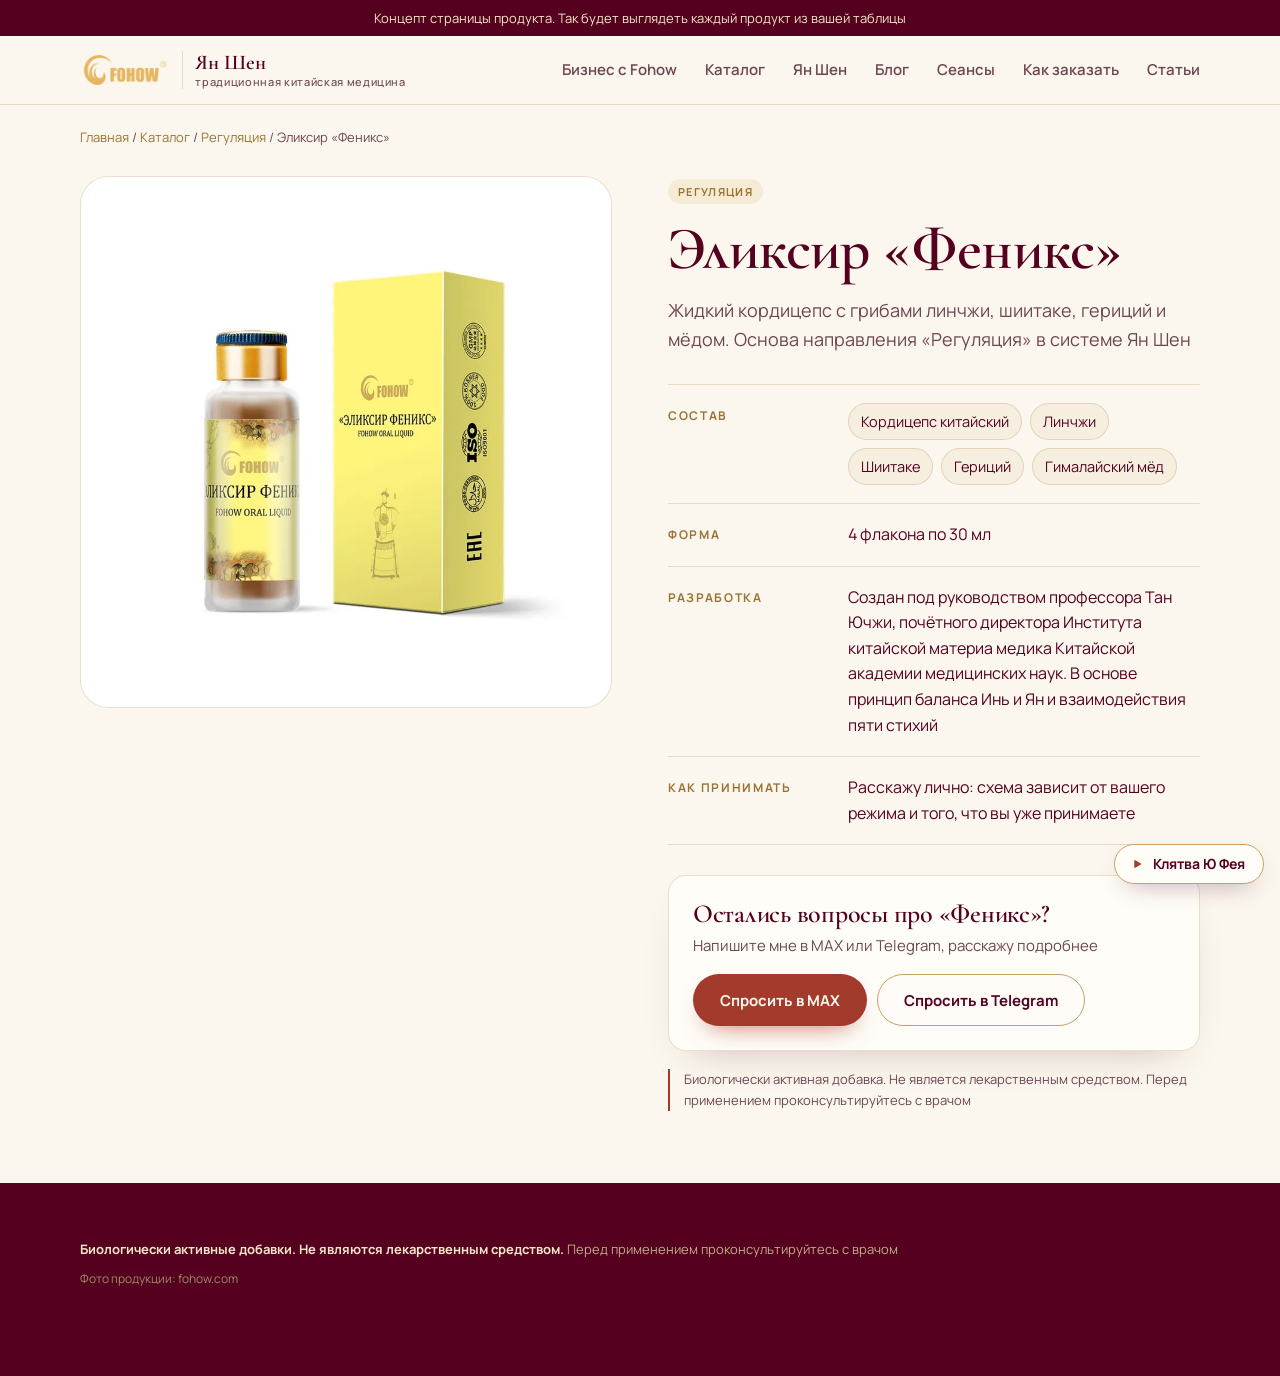
<file: feniks.html>
<!doctype html>
<html lang="ru">
<head>
<meta charset="utf-8">
<meta name="viewport" content="width=device-width,initial-scale=1">
<link rel="icon" href="favicon.ico" sizes="48x48">
<link rel="icon" href="assets/icon-32.png" type="image/png" sizes="32x32">
<link rel="apple-touch-icon" href="assets/apple-touch-icon.png">
<meta name="robots" content="noindex, nofollow">
<title>Эликсир «Феникс» Фохоу (Fohow): состав и как принимать · Ян Шен</title>
<meta name="description" content="Эликсир «Феникс» Фохоу (Fohow): кордицепс, линчжи, шиитаке, гериций и мёд, 4 флакона по 30 мл. Состав, как принимать и как заказать у представителя">
<meta property="og:type" content="product">
<meta property="og:locale" content="ru_RU">
<meta property="og:title" content="Эликсир «Феникс» Fohow">
<meta property="og:description" content="Кордицепс, линчжи, шиитаке, гериций и мёд. 4 флакона по 30 мл">
<meta property="og:url" content="https://dubobrik-cpu.github.io/fohow/feniks.html">
<meta property="og:image" content="https://dubobrik-cpu.github.io/fohow/assets/og-feniks.jpg">
<meta property="og:image:width" content="1200">
<meta property="og:image:height" content="630">
<meta name="twitter:card" content="summary_large_image">
<link rel="preload" href="assets/fonts/manrope-normal-cyrillic-9f2868.woff2" as="font" type="font/woff2" crossorigin>
<link rel="preload" href="assets/fonts/cormorant-garamond-normal-cyrillic-4f4a82.woff2" as="font" type="font/woff2" crossorigin>
<link rel="stylesheet" href="style.css">
</head>
<body>
<div class="concept">Концепт страницы продукта. Так будет выглядеть каждый продукт из вашей таблицы</div>

<header class="top">
  <div class="wrap">
    <a class="brand" href="index.html">
      <img src="assets/logo-fohow.png" alt="Fohow" width="90" height="30">
      <span>Ян Шен<small>традиционная китайская медицина</small></span>
    </a>
    <nav class="menu">
      <a href="index.html">Бизнес с Fohow</a>
      <a href="katalog.html">Каталог</a>
      <a href="yan-shen.html">Ян Шен</a>
      <a href="blog.html">Блог</a>
      <a href="katalog.html#seans">Сеансы</a>
      <a href="katalog.html#zakaz">Как заказать</a>
      <a href="katalog.html#stati">Статьи</a>
    </nav>
  </div>
</header>

<div class="wrap">
  <div class="crumbs"><a href="index.html">Главная</a> / <a href="katalog.html">Каталог</a> / <a href="katalog.html#katalog">Регуляция</a> / Эликсир «Феникс»</div>

  <div class="product">
    <div class="photo"><img src="assets/feniks.webp" alt="Эликсир «Феникс» Fohow, флакон и упаковка" width="800" height="800"></div>
    <div>
      <span class="tag reg">Регуляция</span>
      <h1>Эликсир «Феникс»</h1>
      <p class="lead">Жидкий кордицепс с грибами линчжи, шиитаке, гериций и мёдом. Основа направления «Регуляция» в системе Ян Шен</p>

      <dl class="facts">
        <div class="fact"><dt>Состав</dt><dd><ul><li>Кордицепс китайский</li><li>Линчжи</li><li>Шиитаке</li><li>Гериций</li><li>Гималайский мёд</li></ul></dd></div>
        <div class="fact"><dt>Форма</dt><dd>4 флакона по 30 мл</dd></div>
        <div class="fact"><dt>Разработка</dt><dd>Создан под руководством профессора Тан Ючжи, почётного директора Института китайской материа медика Китайской академии медицинских наук. В основе принцип баланса Инь и Ян и взаимодействия пяти стихий</dd></div>
        <div class="fact"><dt>Как принимать</dt><dd>Расскажу лично: схема зависит от вашего режима и того, что вы уже принимаете</dd></div>
      </dl>

      <div class="askbox">
        <h3>Остались вопросы про «Феникс»?</h3>
        <p>Напишите мне в MAX или Telegram, расскажу подробнее</p>
        <div class="btns">
          <a class="btn btn-red" href="https://max.ru/u/f9LHodD0cOLqeYGvfVtmsFAZgKVP3UmAt7sXaoyCzjZPrQbmNvXedQoRRjc" target="_blank" rel="noopener">Спросить в MAX</a>
          <a class="btn btn-line" href="https://t.me/hajulli" target="_blank" rel="noopener">Спросить в Telegram</a>
        </div>
      </div>

      <p class="disclaimer">Биологически активная добавка. Не является лекарственным средством. Перед применением проконсультируйтесь с врачом</p>
    </div>
  </div>
</div>

<footer>
  <div class="wrap">
    <div class="warn" style="margin-top:0;border-top:0;padding-top:0"><b>Биологически активные добавки. Не являются лекарственным средством.</b> Перед применением проконсультируйтесь с врачом</div>
    <div class="credit">Фото продукции: fohow.com</div>
  </div>
</footer>

<a class="oath-float" href="index.html#klyatva"><svg viewBox="0 0 24 24" width="16" height="16" aria-hidden="true"><path d="M8 5.5v13l11-6.5z" fill="currentColor"/></svg>Клятва Ю Фея</a>
</body>
</html>
</file>
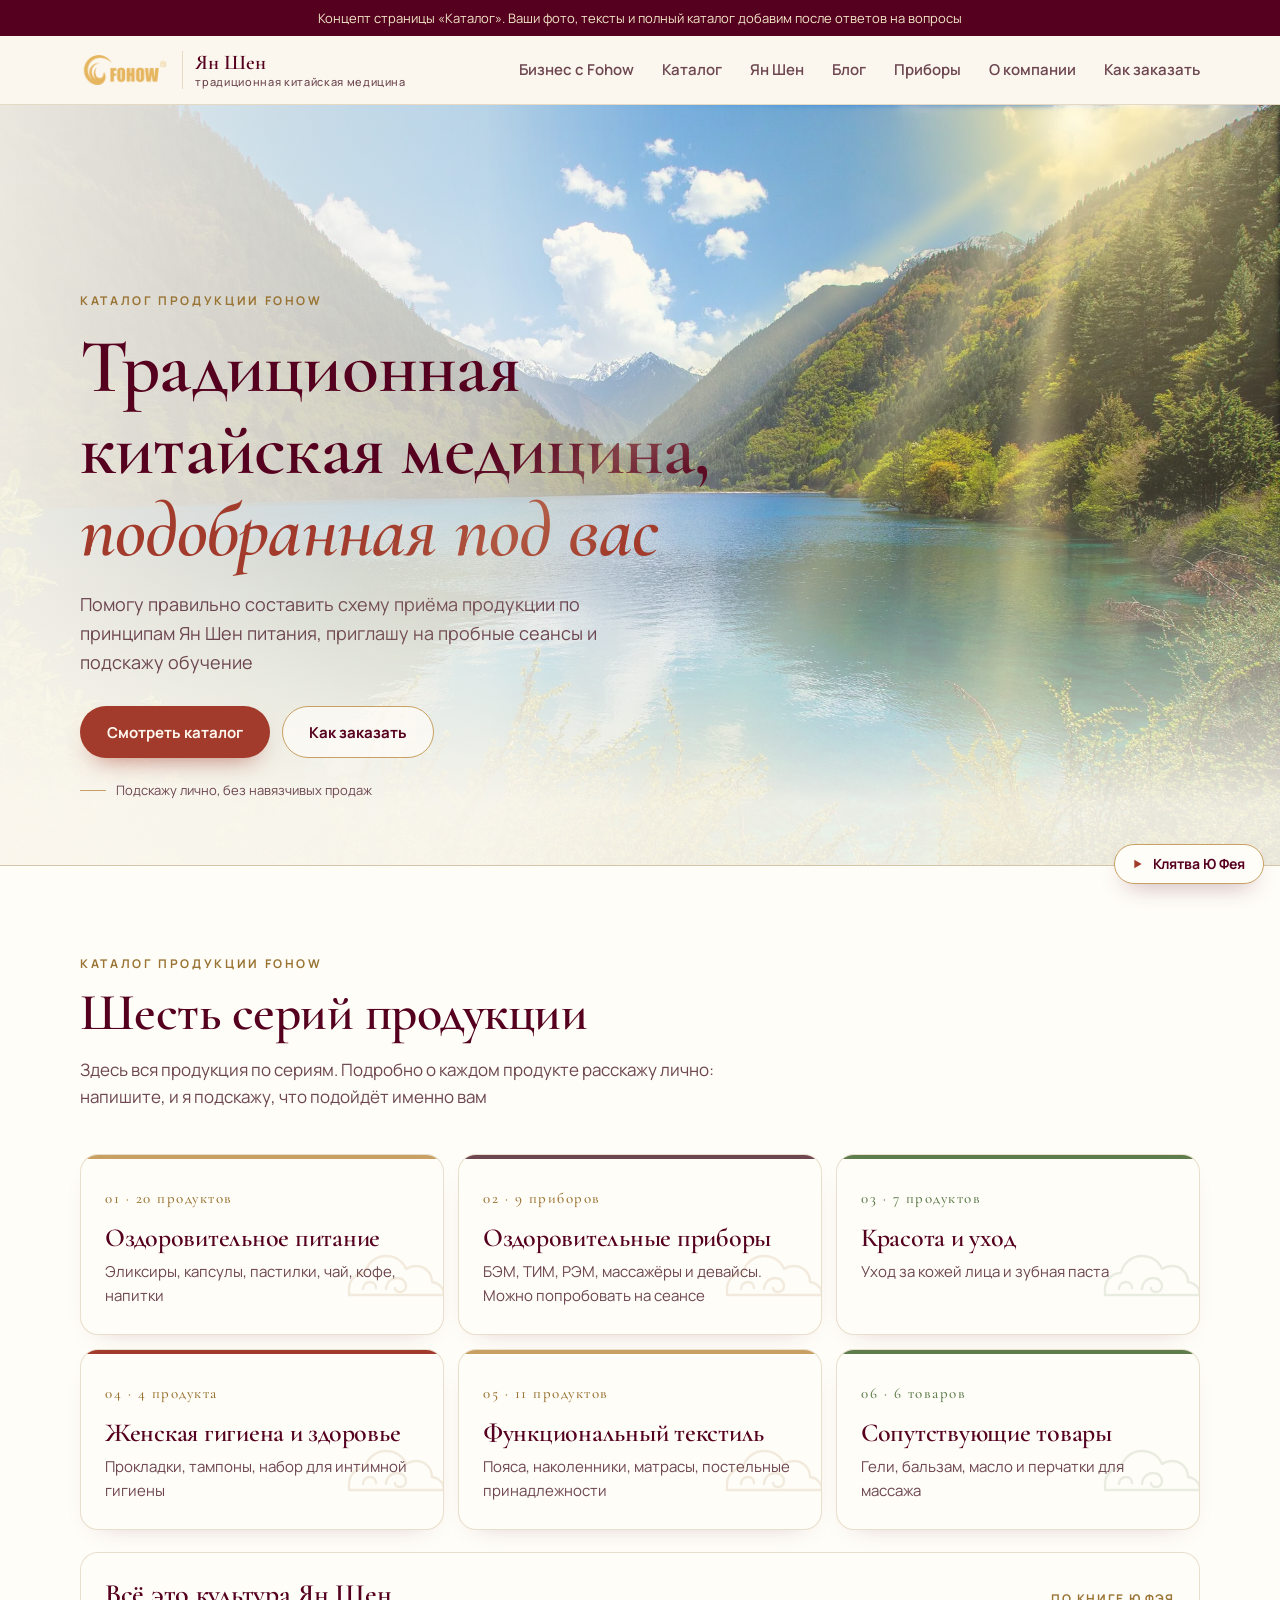
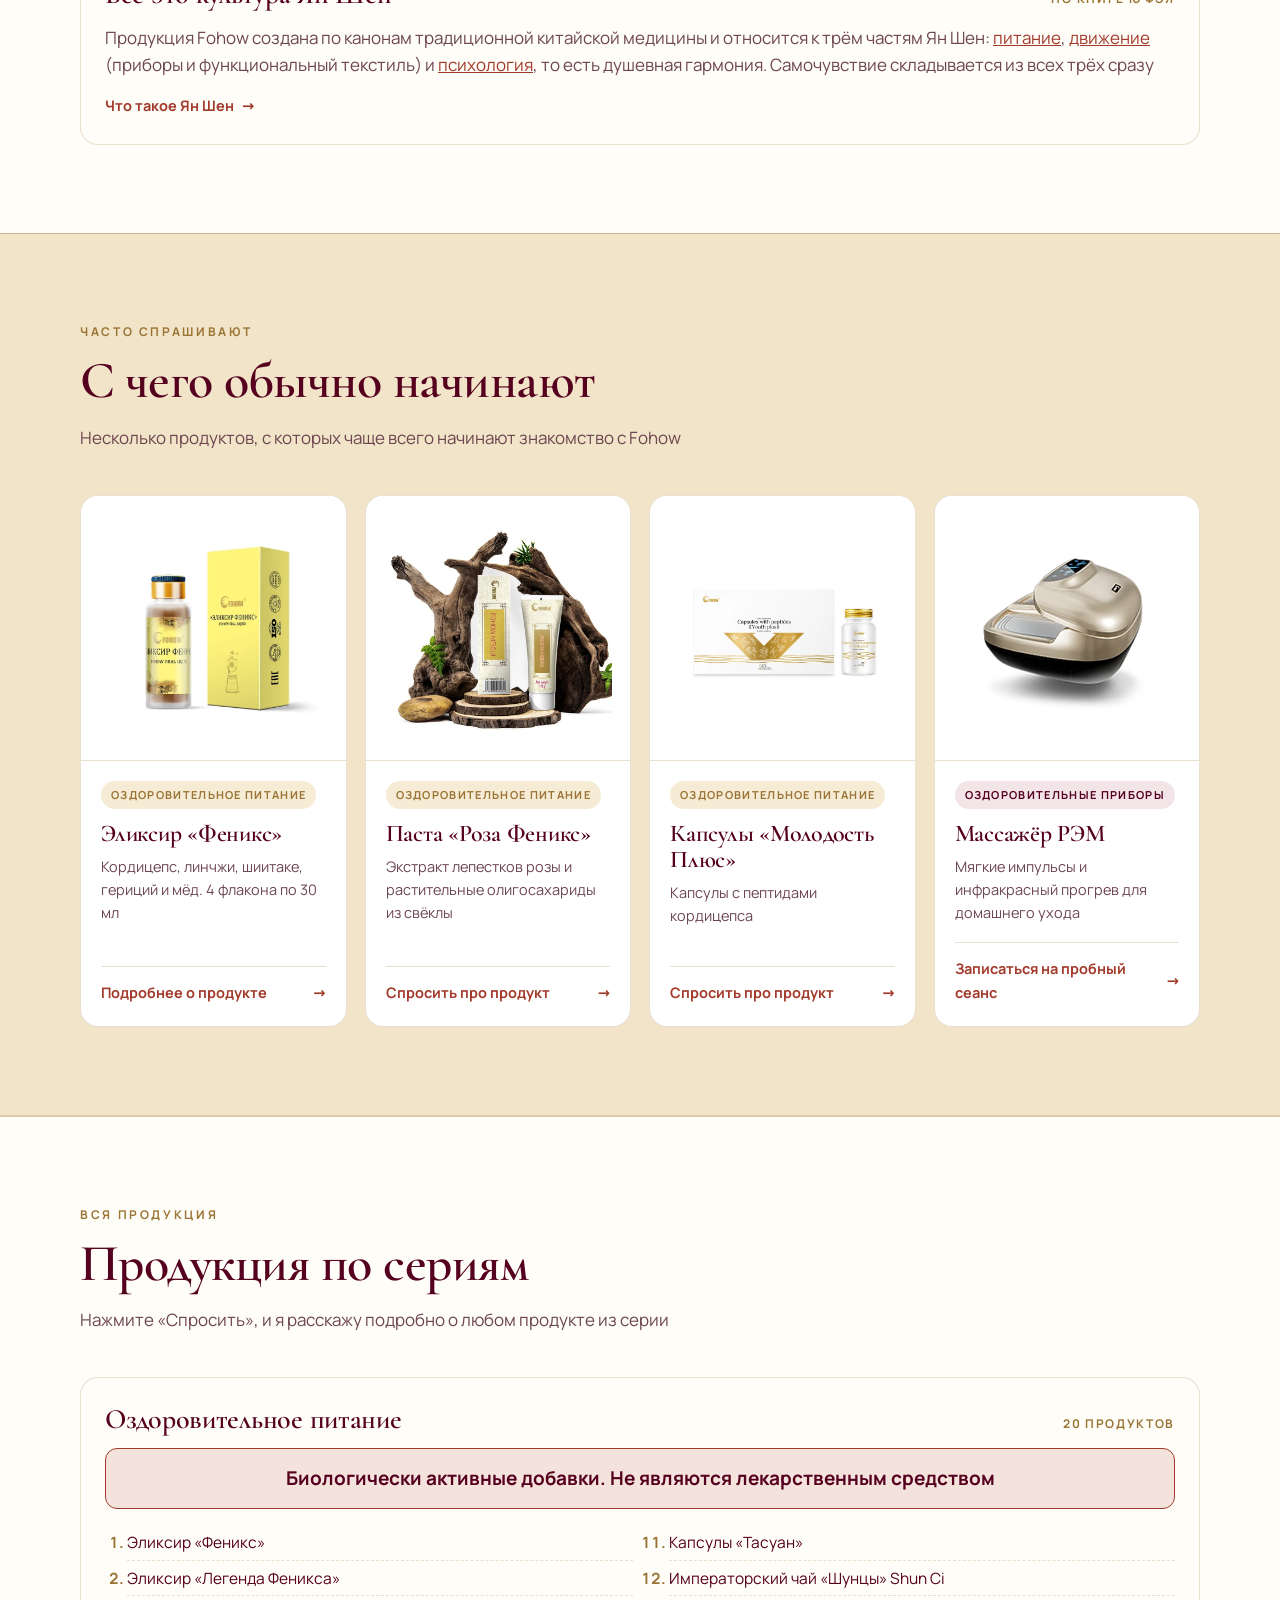
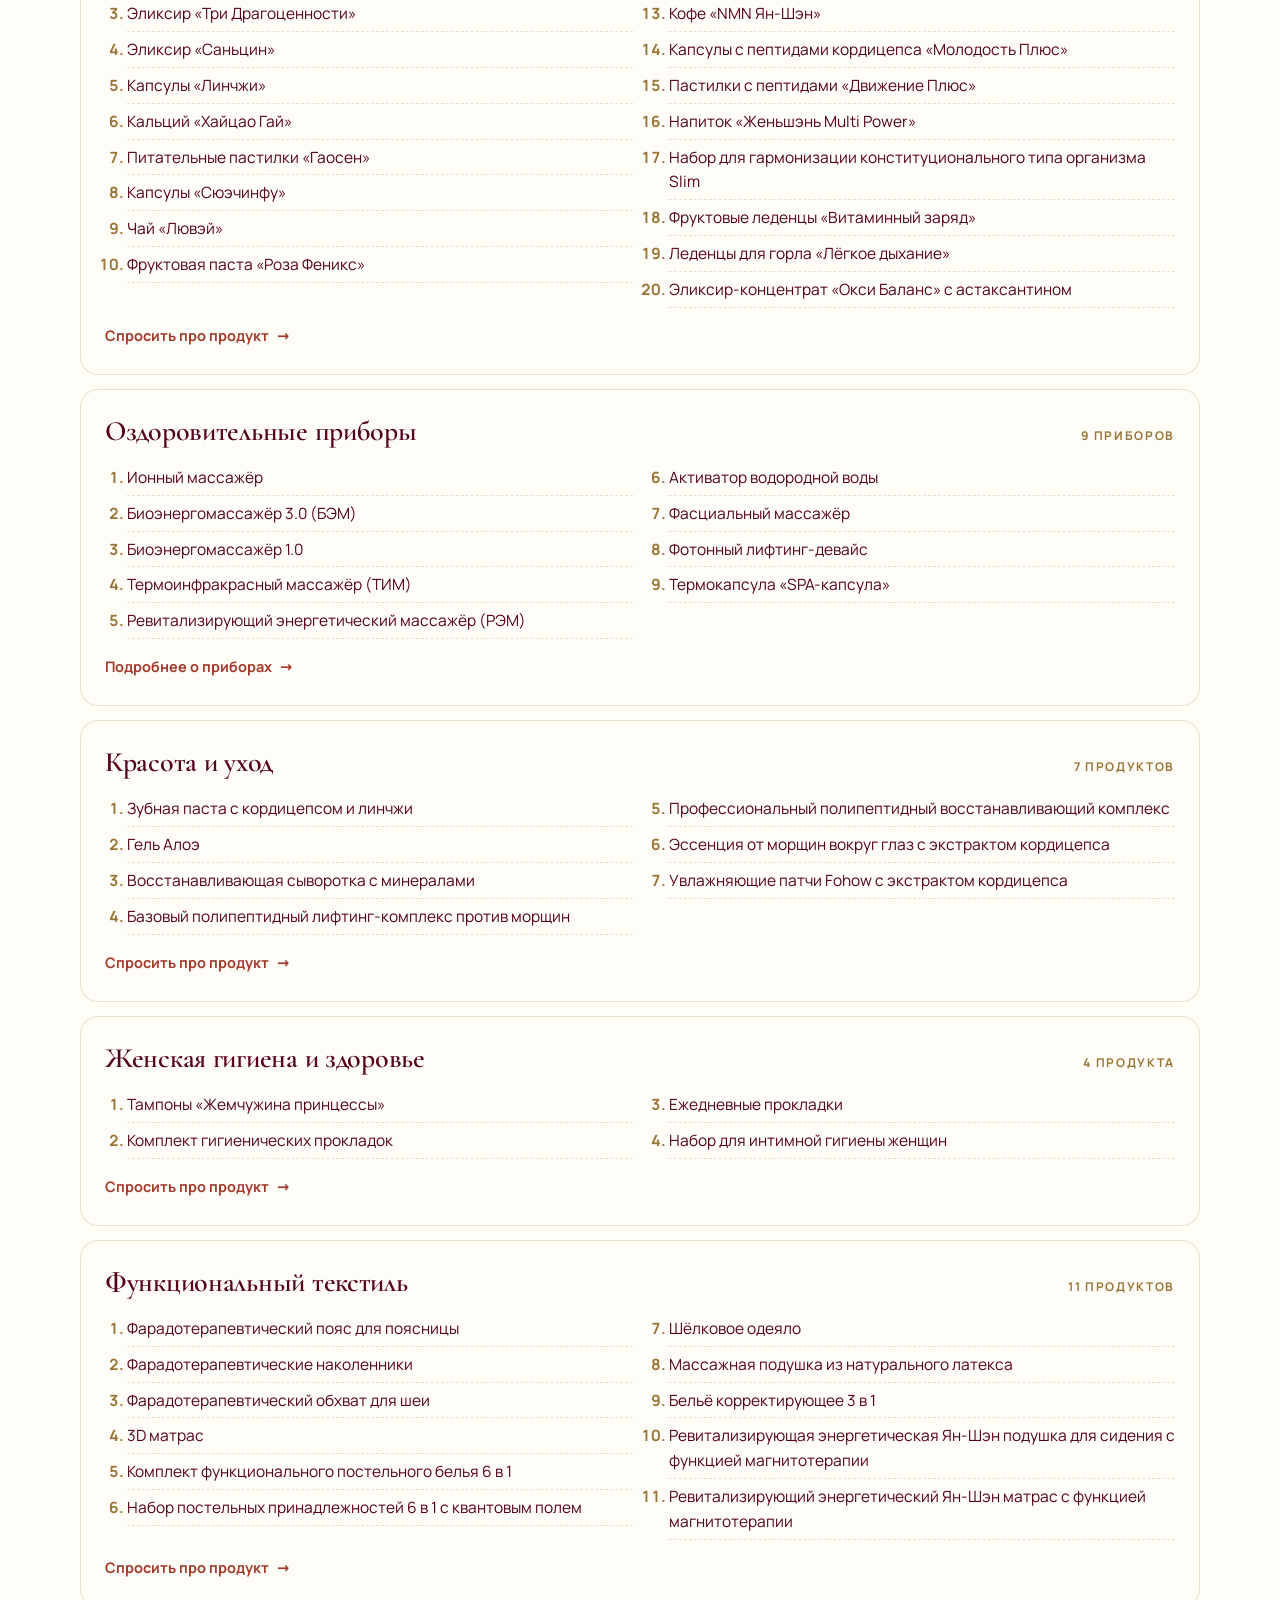
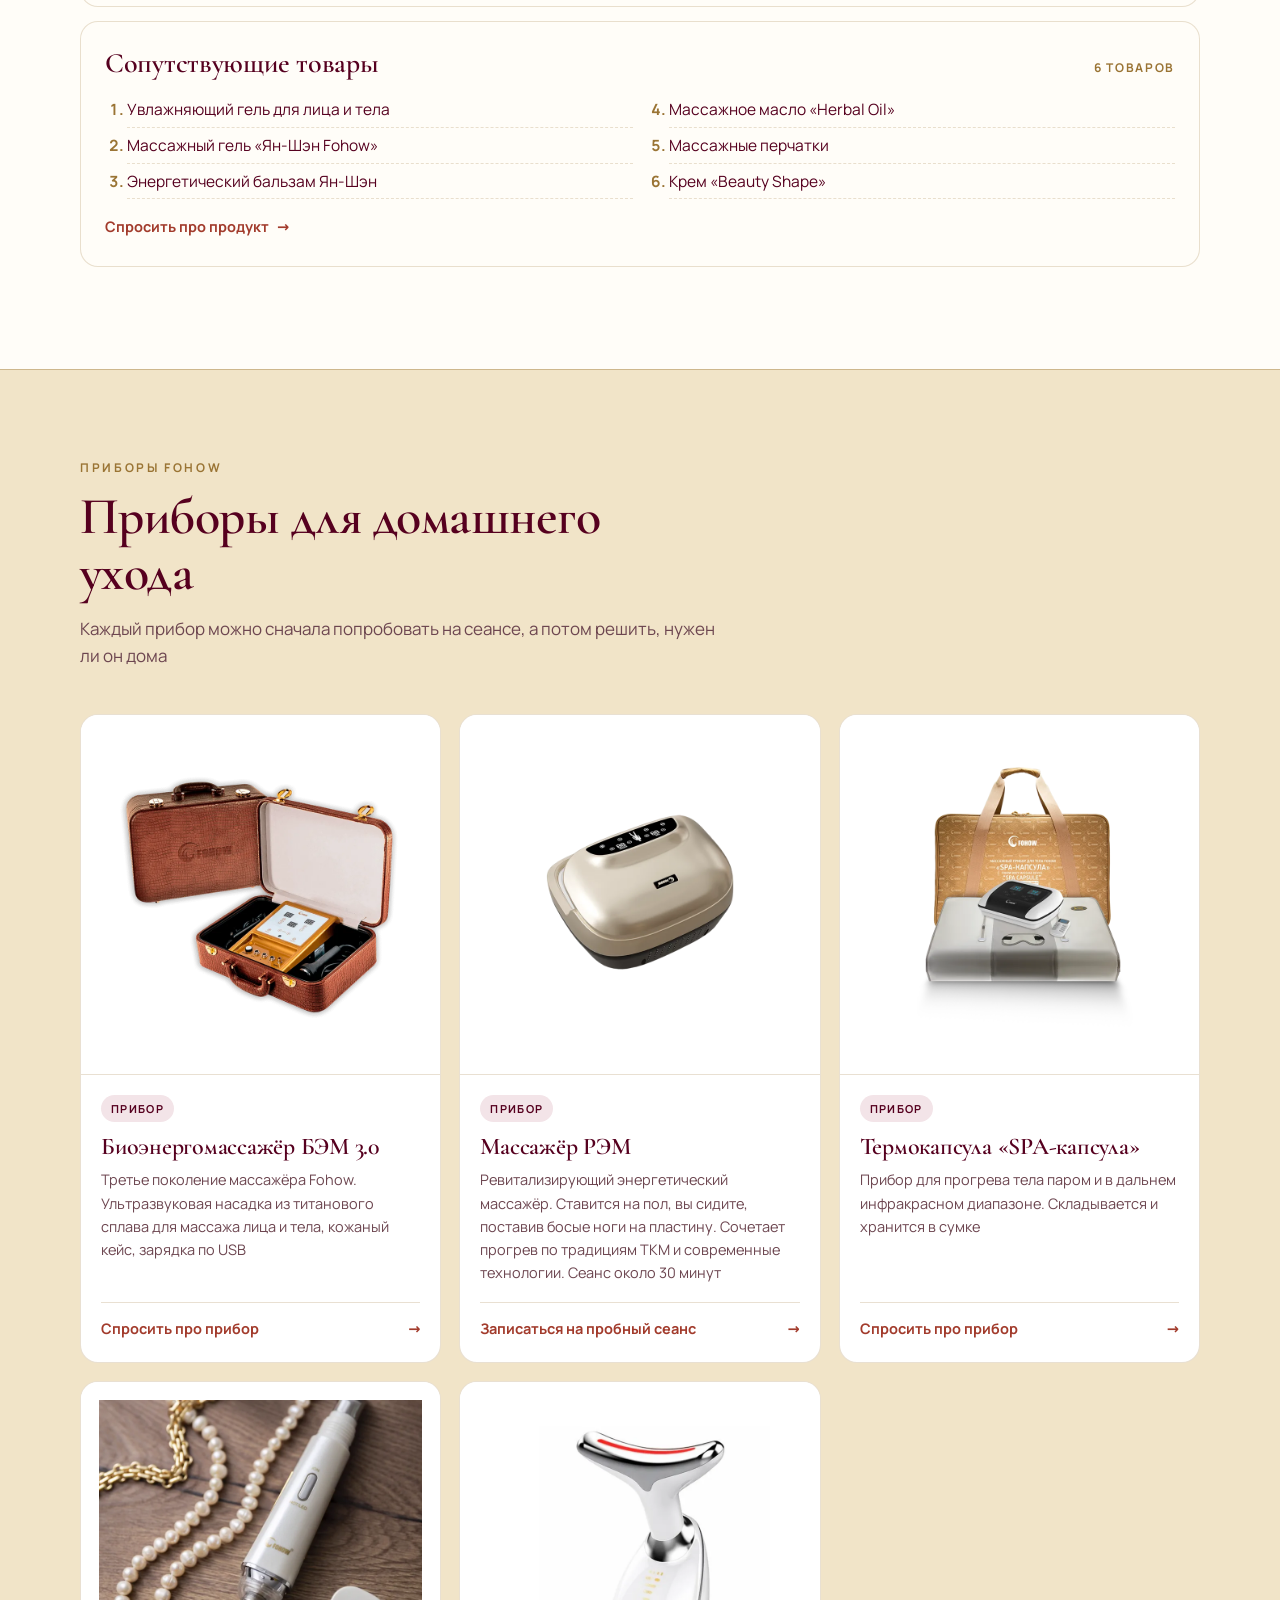
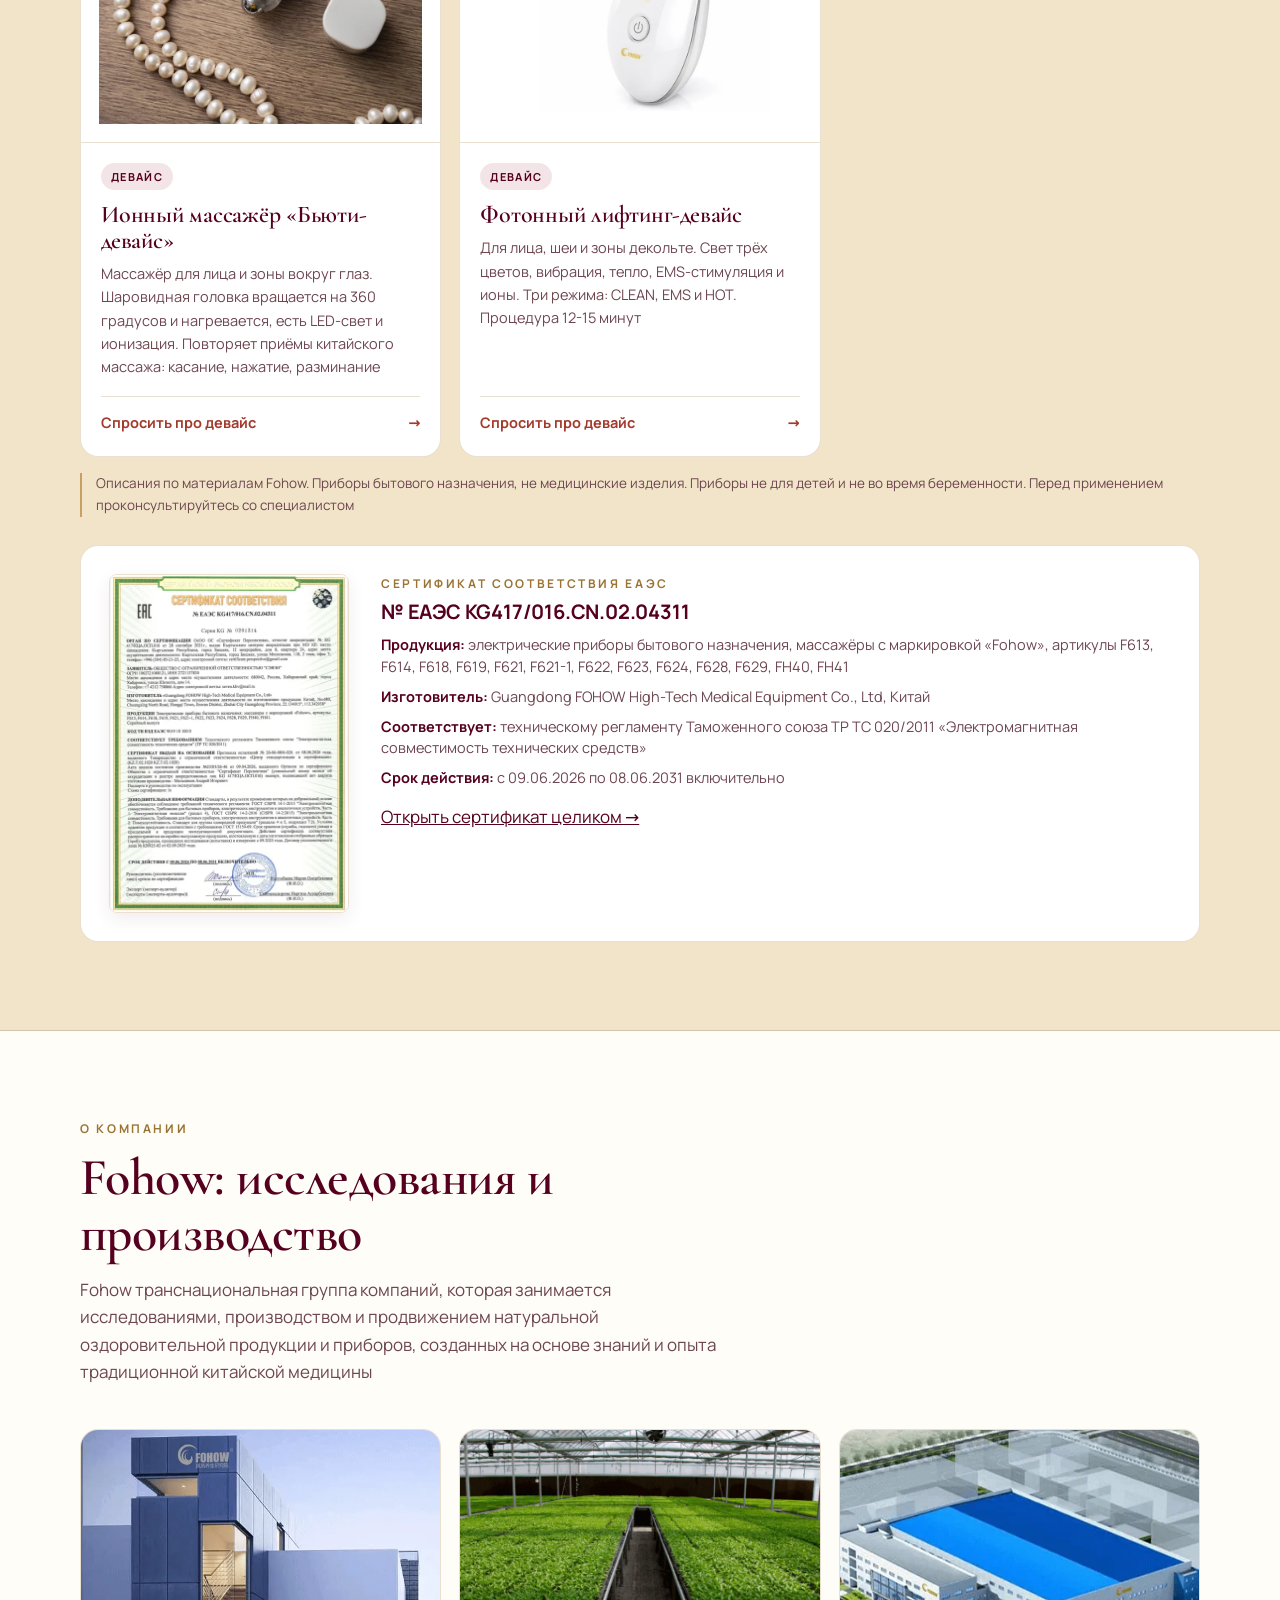
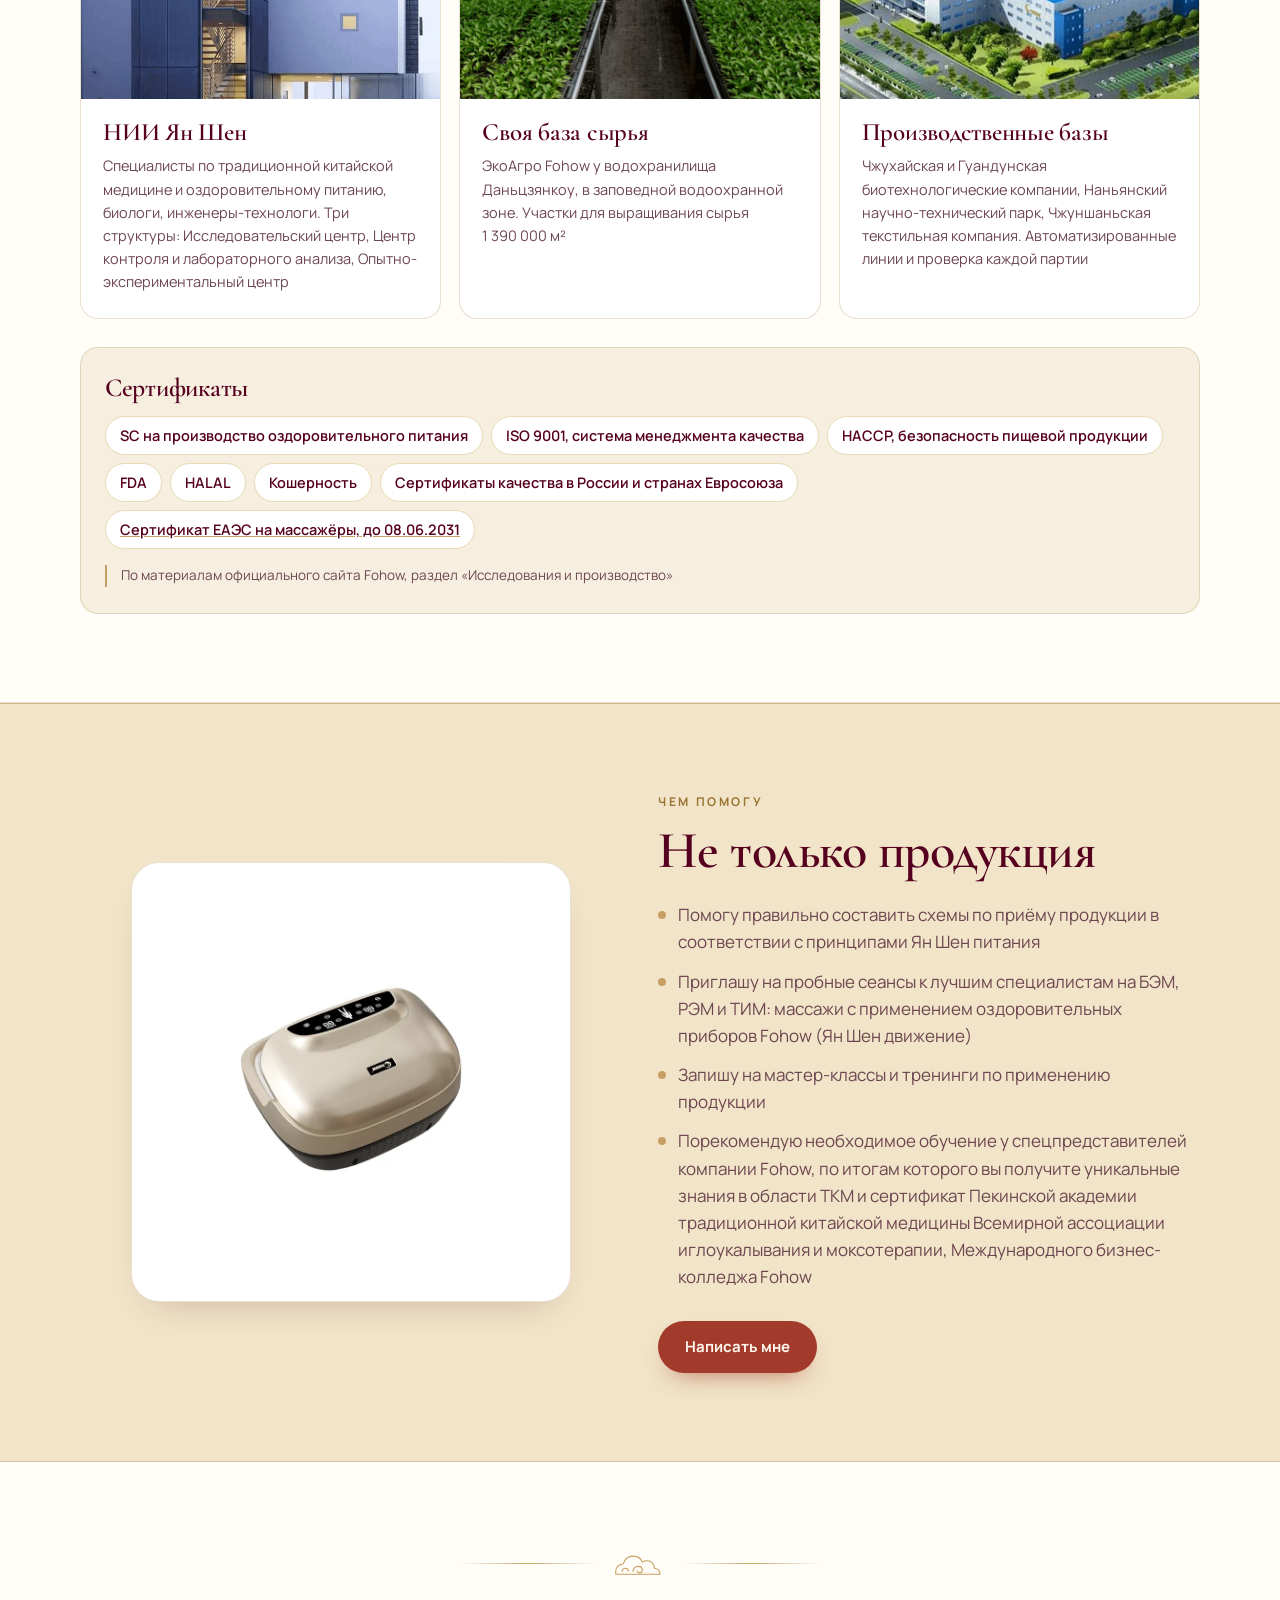
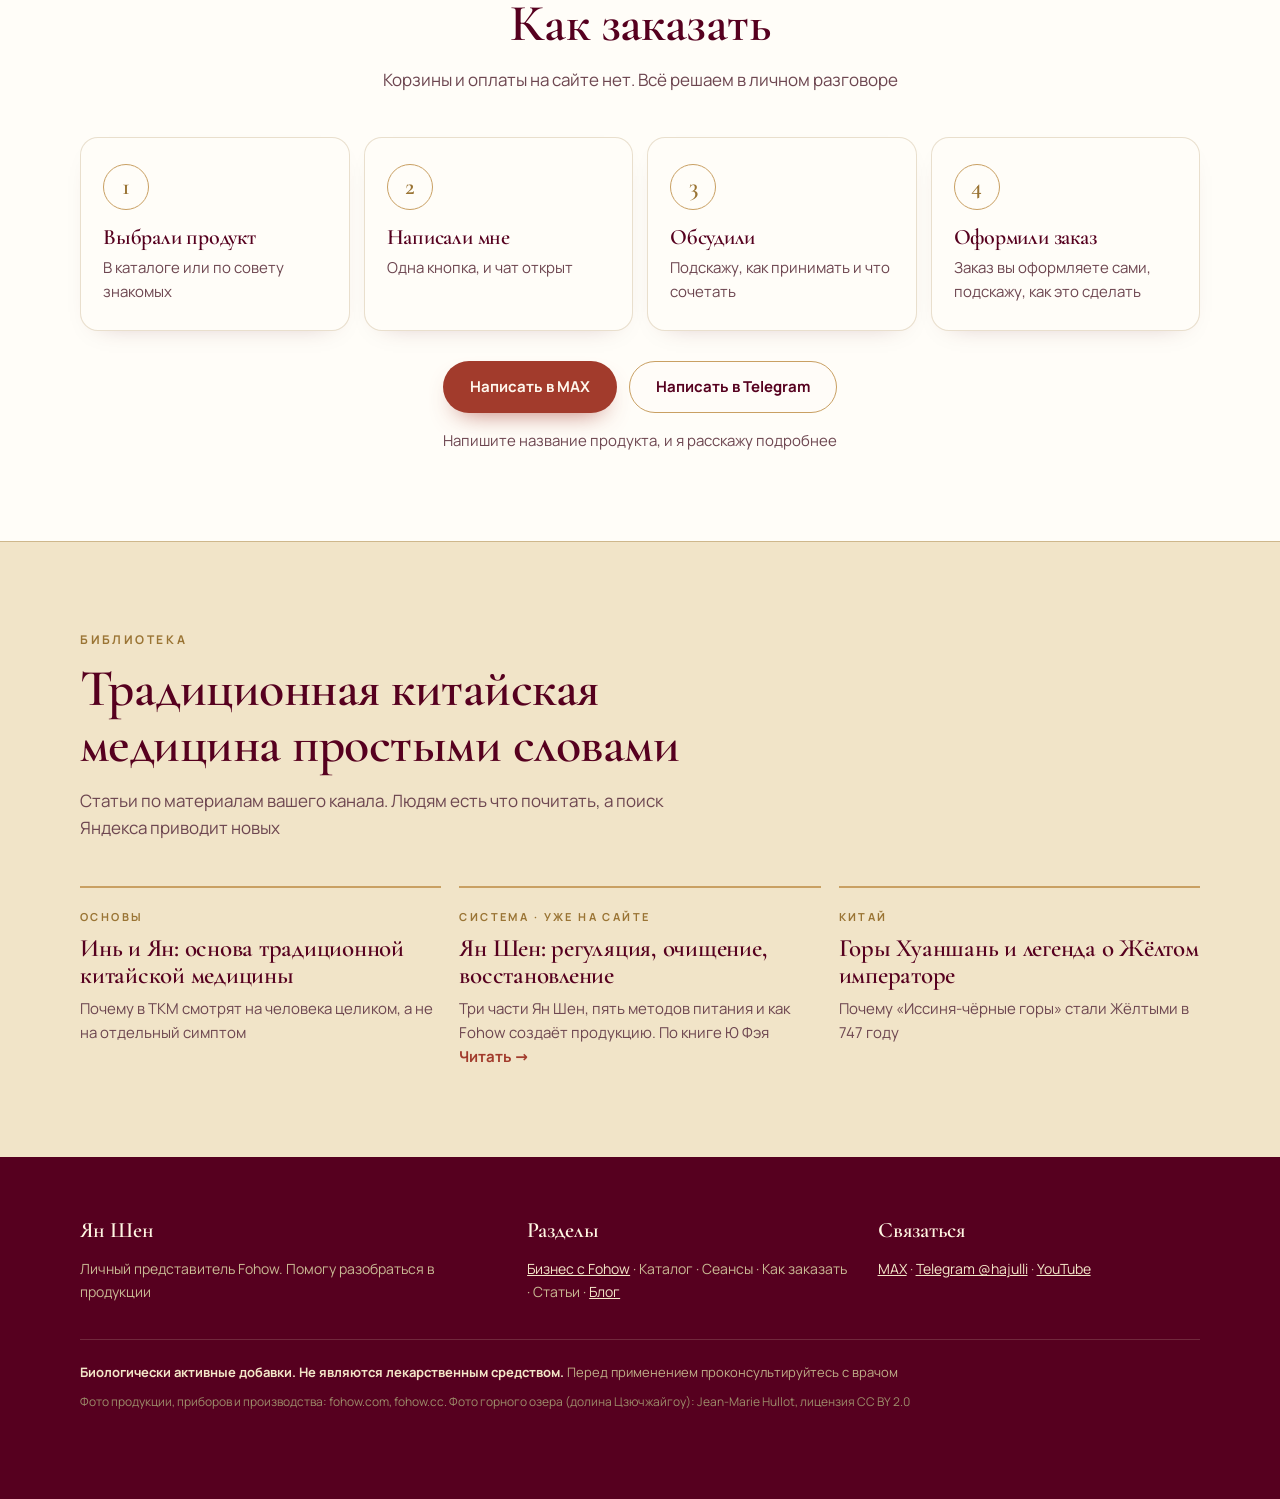
<file: katalog.html>
<!doctype html>
<html lang="ru">
<head>
<meta charset="utf-8">
<meta name="viewport" content="width=device-width,initial-scale=1">
<link rel="icon" href="favicon.ico" sizes="48x48">
<link rel="icon" href="assets/icon-32.png" type="image/png" sizes="32x32">
<link rel="apple-touch-icon" href="assets/apple-touch-icon.png">
<meta name="robots" content="noindex, nofollow">
<title>Продукция Фохоу (Fohow): каталог по сериям · Ян Шен</title>
<meta name="description" content="Продукция Фохоу (Fohow) по сериям: питание Ян Шен, эликсиры, приборы РЭМ и ТИМ, паста «Роза Феникс», уход. Помогу выбрать и расскажу, как заказать">
<meta property="og:type" content="website">
<meta property="og:locale" content="ru_RU">
<meta property="og:title" content="Традиционная китайская медицина, подобранная под вас">
<meta property="og:description" content="Концепт сайта представителя Fohow: каталог по направлениям, страницы продуктов, пробные сеансы">
<meta property="og:url" content="https://dubobrik-cpu.github.io/fohow/katalog.html">
<meta property="og:image" content="https://dubobrik-cpu.github.io/fohow/assets/og-ozero.jpg">
<meta property="og:image:width" content="1200">
<meta property="og:image:height" content="630">
<meta name="twitter:card" content="summary_large_image">
<link rel="preload" href="assets/fonts/manrope-normal-cyrillic-9f2868.woff2" as="font" type="font/woff2" crossorigin>
<link rel="preload" href="assets/fonts/cormorant-garamond-normal-cyrillic-4f4a82.woff2" as="font" type="font/woff2" crossorigin>
<link rel="stylesheet" href="style.css">
<link rel="preload" as="image" href="assets/gory-ozero.webp">
</head>
<body>
<svg width="0" height="0" style="position:absolute" aria-hidden="true">
  <symbol id="cloud" viewBox="0 0 120 60">
    <path d="M8 46c0-9 7-16 16-16 2-10 11-17 21-17 9 0 17 5 20 13 3-2 6-3 10-3 9 0 16 7 16 16 7 1 12 6 12 13H8z" fill="none" stroke="currentColor" stroke-width="2.4" stroke-linejoin="round"/>
    <path d="M45 46c0-6 5-11 11-11s9 4 9 8-3 6-6 6-5-2-5-4" fill="none" stroke="currentColor" stroke-width="2.4" stroke-linecap="round"/>
    <path d="M22 46c0-4 3-7 7-7s6 3 6 6" fill="none" stroke="currentColor" stroke-width="2.4" stroke-linecap="round"/>
  </symbol>
</svg>

<div class="concept">Концепт страницы «Каталог». Ваши фото, тексты и полный каталог добавим после ответов на вопросы</div>

<header class="top">
  <div class="wrap">
    <a class="brand" href="index.html">
      <img src="assets/logo-fohow.png" alt="Fohow" width="90" height="30">
      <span>Ян Шен<small>традиционная китайская медицина</small></span>
    </a>
    <nav class="menu">
      <a href="index.html">Бизнес с Fohow</a>
      <a href="katalog.html" aria-current="page">Каталог</a>
      <a href="yan-shen.html">Ян Шен</a>
      <a href="blog.html">Блог</a>
      <a href="#pribory">Приборы</a>
      <a href="#o-kompanii">О компании</a>
      <a href="#zakaz">Как заказать</a>
    </nav>
  </div>
</header>

<section class="hero" style="padding:0">
  <div class="hero-photo"><img src="assets/gory-ozero.webp" srcset="assets/gory-ozero-900.webp 900w, assets/gory-ozero.webp 1920w" sizes="100vw" alt="Горное озеро среди зелёных склонов под солнцем, долина Цзючжайгоу"><span class="sun" aria-hidden="true"></span></div>
  <div class="wrap">
    <div class="eyebrow">Каталог продукции Fohow</div>
    <h1>Традиционная китайская медицина, <em>подобранная под вас</em></h1>
    <p class="lead">Помогу правильно составить схему приёма продукции по принципам Ян Шен питания, приглашу на пробные сеансы и подскажу обучение</p>
    <div class="actions">
      <a class="btn btn-red" href="#katalog">Смотреть каталог</a>
      <a class="btn btn-line" href="#zakaz">Как заказать</a>
    </div>
    <div class="note">Подскажу лично, без навязчивых продаж</div>
  </div>
</section>

<section class="zona-a" id="katalog">
  <div class="wrap">
    <div class="head rise">
      <div class="eyebrow">Каталог продукции Fohow</div>
      <h2>Шесть серий продукции</h2>
      <p>Здесь вся продукция по сериям. Подробно о каждом продукте расскажу лично: напишите, и я подскажу, что подойдёт именно вам</p>
    </div>
    <div class="dirs dirs-3">
      <a class="dir reg rise" href="#s-pitanie"><span class="bar"></span><span class="num">01 · 20 продуктов</span><h3>Оздоровительное питание</h3><p>Эликсиры, капсулы, пастилки, чай, кофе, напитки</p><svg class="cloud"><use href="#cloud"/></svg></a>
      <a class="dir app rise" href="#s-pribory"><span class="bar"></span><span class="num">02 · 9 приборов</span><h3>Оздоровительные приборы</h3><p>БЭМ, ТИМ, РЭМ, массажёры и девайсы. Можно попробовать на сеансе</p><svg class="cloud"><use href="#cloud"/></svg></a>
      <a class="dir och rise" href="#s-krasota"><span class="bar"></span><span class="num">03 · 7 продуктов</span><h3>Красота и уход</h3><p>Уход за кожей лица и зубная паста</p><svg class="cloud"><use href="#cloud"/></svg></a>
      <a class="dir vos rise" href="#s-gigiena"><span class="bar"></span><span class="num">04 · 4 продукта</span><h3>Женская гигиена и здоровье</h3><p>Прокладки, тампоны, набор для интимной гигиены</p><svg class="cloud"><use href="#cloud"/></svg></a>
      <a class="dir reg rise" href="#s-tekstil"><span class="bar"></span><span class="num">05 · 11 продуктов</span><h3>Функциональный текстиль</h3><p>Пояса, наколенники, матрасы, постельные принадлежности</p><svg class="cloud"><use href="#cloud"/></svg></a>
      <a class="dir och rise" href="#s-soput"><span class="bar"></span><span class="num">06 · 6 товаров</span><h3>Сопутствующие товары</h3><p>Гели, бальзам, масло и перчатки для массажа</p><svg class="cloud"><use href="#cloud"/></svg></a>
    </div>
    <div class="series rise" style="margin-top:22px;margin-bottom:0">
      <div class="series-head"><h3>Всё это культура Ян Шен</h3><span>по книге Ю Фэя</span></div>
      <p style="color:var(--ink-soft)">Продукция Fohow создана по канонам традиционной китайской медицины и относится к трём частям Ян Шен: <a href="#s-pitanie" style="color:var(--red)">питание</a>, <a href="#s-pribory" style="color:var(--red)">движение</a> (приборы и функциональный текстиль) и <a href="yan-shen.html#psihologiya" style="color:var(--red)">психология</a>, то есть душевная гармония. Самочувствие складывается из всех трёх сразу</p>
      <a class="ask" href="yan-shen.html">Что такое Ян Шен <span>→</span></a>
    </div>
  </div>
</section>

<section class="products zona-b" id="produkty">
  <div class="wrap">
    <div class="head rise">
      <div class="eyebrow">Часто спрашивают</div>
      <h2>С чего обычно начинают</h2>
      <p>Несколько продуктов, с которых чаще всего начинают знакомство с Fohow</p>
    </div>
    <div class="grid">
      <article class="card rise">
        <a class="pic" href="feniks.html"><img src="assets/feniks.webp" alt="Эликсир «Феникс» Fohow" loading="lazy" width="800" height="800"></a>
        <div class="body">
          <span class="tag reg">Оздоровительное питание</span>
          <h3>Эликсир «Феникс»</h3>
          <p>Кордицепс, линчжи, шиитаке, гериций и мёд. 4 флакона по 30 мл</p>
          <a class="ask" href="feniks.html">Подробнее о продукте <span>→</span></a>
        </div>
      </article>
      <article class="card rise">
        <div class="pic"><img src="assets/roza-feniks.webp" alt="Фруктовая паста «Роза Феникс» Fohow" loading="lazy" width="800" height="800"></div>
        <div class="body">
          <span class="tag reg">Оздоровительное питание</span>
          <h3>Паста «Роза Феникс»</h3>
          <p>Экстракт лепестков розы и растительные олигосахариды из свёклы</p>
          <a class="ask" href="#zakaz">Спросить про продукт <span>→</span></a>
        </div>
      </article>
      <article class="card rise">
        <div class="pic"><img src="assets/molodost-plyus.webp" alt="Капсулы с пептидами «Молодость Плюс» Fohow" loading="lazy" width="800" height="800"></div>
        <div class="body">
          <span class="tag reg">Оздоровительное питание</span>
          <h3>Капсулы «Молодость Плюс»</h3>
          <p>Капсулы с пептидами кордицепса</p>
          <a class="ask" href="#zakaz">Спросить про продукт <span>→</span></a>
        </div>
      </article>
      <article class="card rise">
        <div class="pic"><img src="assets/rem.webp" alt="Ревитализирующий массажёр РЭМ Fohow" loading="lazy" width="800" height="800"></div>
        <div class="body">
          <span class="tag app">Оздоровительные приборы</span>
          <h3>Массажёр РЭМ</h3>
          <p>Мягкие импульсы и инфракрасный прогрев для домашнего ухода</p>
          <a class="ask" href="#seans">Записаться на пробный сеанс <span>→</span></a>
        </div>
      </article>
    </div>
  </div>
</section>

<section class="zona-a" id="serii">
  <div class="wrap">
    <div class="head rise">
      <div class="eyebrow">Вся продукция</div>
      <h2>Продукция по сериям</h2>
      <p>Нажмите «Спросить», и я расскажу подробно о любом продукте из серии</p>
    </div>

    <div class="series rise" id="s-pitanie">
      <div class="series-head"><h3>Оздоровительное питание</h3><span>20 продуктов</span></div>
      <div class="bad-warn">Биологически активные добавки. Не являются лекарственным средством</div>
      <ol>
        <li>Эликсир «Феникс»</li><li>Эликсир «Легенда Феникса»</li><li>Эликсир «Три Драгоценности»</li><li>Эликсир «Саньцин»</li><li>Капсулы «Линчжи»</li><li>Кальций «Хайцао Гай»</li><li>Питательные пастилки «Гаосен»</li><li>Капсулы «Сюэчинфу»</li><li>Чай «Лювэй»</li><li>Фруктовая паста «Роза Феникс»</li><li>Капсулы «Тасуан»</li><li>Императорский чай «Шунцы» Shun Ci</li><li>Кофе «NMN Ян-Шэн»</li><li>Капсулы с пептидами кордицепса «Молодость Плюс»</li><li>Пастилки с пептидами «Движение Плюс»</li><li>Напиток «Женьшэнь Multi Power»</li><li>Набор для гармонизации конституционального типа организма Slim</li><li>Фруктовые леденцы «Витаминный заряд»</li><li>Леденцы для горла «Лёгкое дыхание»</li><li>Эликсир-концентрат «Окси Баланс» с астаксантином</li>
      </ol>
      <a class="ask" href="#zakaz">Спросить про продукт <span>→</span></a>
    </div>

    <div class="series rise" id="s-pribory">
      <div class="series-head"><h3>Оздоровительные приборы</h3><span>9 приборов</span></div>
      <ol>
        <li>Ионный массажёр</li><li>Биоэнергомассажёр 3.0 (БЭМ)</li><li>Биоэнергомассажёр 1.0</li><li>Термоинфракрасный массажёр (ТИМ)</li><li>Ревитализирующий энергетический массажёр (РЭМ)</li><li>Активатор водородной воды</li><li>Фасциальный массажёр</li><li>Фотонный лифтинг-девайс</li><li>Термокапсула «SPA-капсула»</li>
      </ol>
      <a class="ask" href="#pribory">Подробнее о приборах <span>→</span></a>
    </div>

    <div class="series rise" id="s-krasota">
      <div class="series-head"><h3>Красота и уход</h3><span>7 продуктов</span></div>
      <ol>
        <li>Зубная паста с кордицепсом и линчжи</li><li>Гель Алоэ</li><li>Восстанавливающая сыворотка с минералами</li><li>Базовый полипептидный лифтинг-комплекс против морщин</li><li>Профессиональный полипептидный восстанавливающий комплекс</li><li>Эссенция от морщин вокруг глаз с экстрактом кордицепса</li><li>Увлажняющие патчи Fohow с экстрактом кордицепса</li>
      </ol>
      <a class="ask" href="#zakaz">Спросить про продукт <span>→</span></a>
    </div>

    <div class="series rise" id="s-gigiena">
      <div class="series-head"><h3>Женская гигиена и здоровье</h3><span>4 продукта</span></div>
      <ol>
        <li>Тампоны «Жемчужина принцессы»</li><li>Комплект гигиенических прокладок</li><li>Ежедневные прокладки</li><li>Набор для интимной гигиены женщин</li>
      </ol>
      <a class="ask" href="#zakaz">Спросить про продукт <span>→</span></a>
    </div>

    <div class="series rise" id="s-tekstil">
      <div class="series-head"><h3>Функциональный текстиль</h3><span>11 продуктов</span></div>
      <ol>
        <li>Фарадотерапевтический пояс для поясницы</li><li>Фарадотерапевтические наколенники</li><li>Фарадотерапевтический обхват для шеи</li><li>3D матрас</li><li>Комплект функционального постельного белья 6 в 1</li><li>Набор постельных принадлежностей 6 в 1 с квантовым полем</li><li>Шёлковое одеяло</li><li>Массажная подушка из натурального латекса</li><li>Бельё корректирующее 3 в 1</li><li>Ревитализирующая энергетическая Ян-Шэн подушка для сидения с функцией магнитотерапии</li><li>Ревитализирующий энергетический Ян-Шэн матрас с функцией магнитотерапии</li>
      </ol>
      <a class="ask" href="#zakaz">Спросить про продукт <span>→</span></a>
    </div>

    <div class="series rise" id="s-soput">
      <div class="series-head"><h3>Сопутствующие товары</h3><span>6 товаров</span></div>
      <ol>
        <li>Увлажняющий гель для лица и тела</li><li>Массажный гель «Ян-Шэн Fohow»</li><li>Энергетический бальзам Ян-Шэн</li><li>Массажное масло «Herbal Oil»</li><li>Массажные перчатки</li><li>Крем «Beauty Shape»</li>
      </ol>
      <a class="ask" href="#zakaz">Спросить про продукт <span>→</span></a>
    </div>
  </div>
</section>

<section class="zona-b" id="pribory">
  <div class="wrap">
    <div class="head rise">
      <div class="eyebrow">Приборы Fohow</div>
      <h2>Приборы для домашнего ухода</h2>
      <p>Каждый прибор можно сначала попробовать на сеансе, а потом решить, нужен ли он дома</p>
    </div>
    <div class="grid grid-3">
      <article class="card rise">
        <div class="pic"><img src="assets/bem3.webp" alt="Биоэнергомассажёр Fohow 3.0 в кожаном кейсе" loading="lazy" width="800" height="800"></div>
        <div class="body">
          <span class="tag app">Прибор</span>
          <h3>Биоэнергомассажёр БЭМ 3.0</h3>
          <p>Третье поколение массажёра Fohow. Ультразвуковая насадка из титанового сплава для массажа лица и тела, кожаный кейс, зарядка по USB</p>
          <a class="ask" href="#zakaz">Спросить про прибор <span>→</span></a>
        </div>
      </article>
      <article class="card rise">
        <div class="pic"><img src="assets/rem-pribor.webp" alt="Ревитализирующий энергетический массажёр РЭМ Fohow" loading="lazy" width="800" height="800"></div>
        <div class="body">
          <span class="tag app">Прибор</span>
          <h3>Массажёр РЭМ</h3>
          <p>Ревитализирующий энергетический массажёр. Ставится на пол, вы сидите, поставив босые ноги на пластину. Сочетает прогрев по традициям ТКМ и современные технологии. Сеанс около 30 минут</p>
          <a class="ask" href="#seans">Записаться на пробный сеанс <span>→</span></a>
        </div>
      </article>
      <article class="card rise">
        <div class="pic"><img src="assets/termokapsula.webp" alt="Термокапсула Fohow SPA-капсула с сумкой для хранения" loading="lazy" width="800" height="800"></div>
        <div class="body">
          <span class="tag app">Прибор</span>
          <h3>Термокапсула «SPA-капсула»</h3>
          <p>Прибор для прогрева тела паром и в дальнем инфракрасном диапазоне. Складывается и хранится в сумке</p>
          <a class="ask" href="#zakaz">Спросить про прибор <span>→</span></a>
        </div>
      </article>
      <article class="card rise">
        <div class="pic"><img src="assets/ion-massazher.webp" alt="Ионный массажёр Fohow «Бьюти-девайс» с шаровидной насадкой" loading="lazy" width="800" height="800"></div>
        <div class="body">
          <span class="tag app">Девайс</span>
          <h3>Ионный массажёр «Бьюти-девайс»</h3>
          <p>Массажёр для лица и зоны вокруг глаз. Шаровидная головка вращается на 360 градусов и нагревается, есть LED-свет и ионизация. Повторяет приёмы китайского массажа: касание, нажатие, разминание</p>
          <a class="ask" href="#zakaz">Спросить про девайс <span>→</span></a>
        </div>
      </article>
      <article class="card rise">
        <div class="pic"><img src="assets/foton-lifting.webp" alt="Фотонный лифтинг-девайс Fohow" loading="lazy" width="800" height="800"></div>
        <div class="body">
          <span class="tag app">Девайс</span>
          <h3>Фотонный лифтинг-девайс</h3>
          <p>Для лица, шеи и зоны декольте. Свет трёх цветов, вибрация, тепло, EMS-стимуляция и ионы. Три режима: CLEAN, EMS и HOT. Процедура 12-15 минут</p>
          <a class="ask" href="#zakaz">Спросить про девайс <span>→</span></a>
        </div>
      </article>
    </div>
    <p class="small-note rise">Описания по материалам Fohow. Приборы бытового назначения, не медицинские изделия. Приборы не для детей и не во время беременности. Перед применением проконсультируйтесь со специалистом</p>
    <div class="cert-doc rise" id="sertifikat">
      <a class="cert-pic" href="assets/sertifikat-pribory.webp" target="_blank" rel="noopener"><img src="assets/sertifikat-pribory-480.webp" alt="Сертификат соответствия ЕАЭС KG417/016.CN.02.04311 на массажёры Fohow" loading="lazy" width="480" height="680"></a>
      <div>
        <div class="eyebrow">Сертификат соответствия ЕАЭС</div>
        <h3>№ ЕАЭС KG417/016.CN.02.04311</h3>
        <ul>
          <li><b>Продукция:</b> электрические приборы бытового назначения, массажёры с маркировкой «Fohow», артикулы F613, F614, F618, F619, F621, F621-1, F622, F623, F624, F628, F629, FH40, FH41</li>
          <li><b>Изготовитель:</b> Guangdong FOHOW High-Tech Medical Equipment Co., Ltd, Китай</li>
          <li><b>Соответствует:</b> техническому регламенту Таможенного союза ТР ТС 020/2011 «Электромагнитная совместимость технических средств»</li>
          <li><b>Срок действия:</b> с 09.06.2026 по 08.06.2031 включительно</li>
        </ul>
        <a class="ask" href="assets/sertifikat-pribory.webp" target="_blank" rel="noopener">Открыть сертификат целиком <span>→</span></a>
      </div>
    </div>
  </div>
</section>

<section class="about zona-a" id="o-kompanii">
  <div class="wrap">
    <div class="head rise">
      <div class="eyebrow">О компании</div>
      <h2>Fohow: исследования и производство</h2>
      <p>Fohow транснациональная группа компаний, которая занимается исследованиями, производством и продвижением натуральной оздоровительной продукции и приборов, созданных на основе знаний и опыта традиционной китайской медицины</p>
    </div>
    <div class="about-grid">
      <figure class="about-card rise">
        <img src="assets/nii-zdanie.webp" alt="Здание научно-исследовательского института Ян Шен Fohow" loading="lazy" width="564" height="705">
        <figcaption><h3>НИИ Ян Шен</h3><p>Специалисты по традиционной китайской медицине и оздоровительному питанию, биологи, инженеры-технологи. Три структуры: Исследовательский центр, Центр контроля и лабораторного анализа, Опытно-экспериментальный центр</p></figcaption>
      </figure>
      <figure class="about-card rise">
        <img src="assets/ekoagro.webp" alt="Теплицы сырьевой базы ЭкоАгро Fohow" loading="lazy" width="768" height="960">
        <figcaption><h3>Своя база сырья</h3><p>ЭкоАгро Fohow у водохранилища Даньцзянкоу, в заповедной водоохранной зоне. Участки для выращивания сырья 1&nbsp;390&nbsp;000&nbsp;м²</p></figcaption>
      </figure>
      <figure class="about-card rise">
        <img src="assets/zavod.webp" alt="Производственная база Fohow" loading="lazy" width="425" height="531">
        <figcaption><h3>Производственные базы</h3><p>Чжухайская и Гуандунская биотехнологические компании, Наньянский научно-технический парк, Чжуншаньская текстильная компания. Автоматизированные линии и проверка каждой партии</p></figcaption>
      </figure>
    </div>
    <div class="certs rise">
      <h3>Сертификаты</h3>
      <ul>
        <li>SC на производство оздоровительного питания</li>
        <li>ISO 9001, система менеджмента качества</li>
        <li>HACCP, безопасность пищевой продукции</li>
        <li>FDA</li>
        <li>HALAL</li>
        <li>Кошерность</li>
        <li>Сертификаты качества в России и странах Евросоюза</li>
        <li><a href="#sertifikat">Сертификат ЕАЭС на массажёры, до 08.06.2031</a></li>
      </ul>
      <p class="small-note">По материалам официального сайта Fohow, раздел «Исследования и производство»</p>
    </div>
  </div>
</section>

<section class="zona-b" id="seans">
  <div class="wrap session">
    <div class="img rise"><img src="assets/rem-2.webp" alt="Массажёр РЭМ Fohow" loading="lazy" width="800" height="800"></div>
    <div class="rise">
      <div class="eyebrow">Чем помогу</div>
      <h2 style="margin:12px 0 14px">Не только продукция</h2>
      <ul>
        <li>Помогу правильно составить схемы по приёму продукции в соответствии с принципами Ян Шен питания</li>
        <li>Приглашу на пробные сеансы к лучшим специалистам на БЭМ, РЭМ и ТИМ: массажи с применением оздоровительных приборов Fohow (Ян Шен движение)</li>
        <li>Запишу на мастер-классы и тренинги по применению продукции</li>
        <li>Порекомендую необходимое обучение у спецпредставителей компании Fohow, по итогам которого вы получите уникальные знания в области ТКМ и сертификат Пекинской академии традиционной китайской медицины Всемирной ассоциации иглоукалывания и моксотерапии, Международного бизнес-колледжа Fohow</li>
      </ul>
      <a class="btn btn-red" href="#zakaz">Написать мне</a>
    </div>
  </div>
</section>

<section class="zona-a" id="zakaz">
  <div class="wrap">
    <div class="head center rise" style="text-align:center">
      <div class="ornament"><svg viewBox="0 0 120 60"><use href="#cloud"/></svg></div>
      <h2 style="margin-top:18px">Как заказать</h2>
      <p>Корзины и оплаты на сайте нет. Всё решаем в личном разговоре</p>
    </div>
    <div class="steps">
      <div class="step rise"><h3>Выбрали продукт</h3><p>В каталоге или по совету знакомых</p></div>
      <div class="step rise"><h3>Написали мне</h3><p>Одна кнопка, и чат открыт</p></div>
      <div class="step rise"><h3>Обсудили</h3><p>Подскажу, как принимать и что сочетать</p></div>
      <div class="step rise"><h3>Оформили заказ</h3><p>Заказ вы оформляете сами, подскажу, как это сделать</p></div>
    </div>
    <div class="contact-btns rise"><a class="btn btn-red" href="https://max.ru/u/f9LHodD0cOLqeYGvfVtmsFAZgKVP3UmAt7sXaoyCzjZPrQbmNvXedQoRRjc" target="_blank" rel="noopener">Написать в MAX</a><a class="btn btn-line" href="https://t.me/hajulli" target="_blank" rel="noopener">Написать в Telegram</a></div><p class="contact-yt rise">Напишите название продукта, и я расскажу подробнее</p>
  </div>
</section>

<section class="zona-b" id="stati">
  <div class="wrap">
    <div class="head rise">
      <div class="eyebrow">Библиотека</div>
      <h2>Традиционная китайская медицина простыми словами</h2>
      <p>Статьи по материалам вашего канала. Людям есть что почитать, а поиск Яндекса приводит новых</p>
    </div>
    <div class="articles">
      <div class="art rise"><div class="eyebrow">Основы</div><h3>Инь и Ян: основа традиционной китайской медицины</h3><p>Почему в ТКМ смотрят на человека целиком, а не на отдельный симптом</p></div>
      <a class="art rise" href="yan-shen.html" style="text-decoration:none;color:inherit;display:block"><div class="eyebrow">Система · уже на сайте</div><h3>Ян Шен: регуляция, очищение, восстановление</h3><p>Три части Ян Шен, пять методов питания и как Fohow создаёт продукцию. По книге Ю Фэя <span style="color:var(--red);font-weight:700;white-space:nowrap">Читать&nbsp;→</span></p></a>
      <div class="art rise"><div class="eyebrow">Китай</div><h3>Горы Хуаншань и легенда о Жёлтом императоре</h3><p>Почему «Иссиня-чёрные горы» стали Жёлтыми в 747 году</p></div>
    </div>
  </div>
</section>

<footer>
  <div class="wrap">
    <div class="cols">
      <div><h4>Ян Шен</h4><p>Личный представитель Fohow. Помогу разобраться в продукции</p></div>
      <div><h4>Разделы</h4><p><a href="index.html">Бизнес с Fohow</a> · Каталог · Сеансы · Как заказать · Статьи · <a href="blog.html">Блог</a></p></div>
      <div><h4>Связаться</h4><p><a href="https://max.ru/u/f9LHodD0cOLqeYGvfVtmsFAZgKVP3UmAt7sXaoyCzjZPrQbmNvXedQoRRjc" target="_blank" rel="noopener">MAX</a> · <a href="https://t.me/hajulli" target="_blank" rel="noopener">Telegram @hajulli</a> · <a href="https://www.youtube.com/@tkmfohow" target="_blank" rel="noopener">YouTube</a></p></div>
    </div>
    <div class="warn"><b>Биологически активные добавки. Не являются лекарственным средством.</b> Перед применением проконсультируйтесь с врачом</div>
    <div class="credit">Фото продукции, приборов и производства: fohow.com, fohow.cc. Фото горного озера (долина Цзючжайгоу): Jean-Marie Hullot, лицензия CC BY 2.0</div>
  </div>
</footer>

<a class="oath-float" href="index.html#klyatva"><svg viewBox="0 0 24 24" width="16" height="16" aria-hidden="true"><path d="M8 5.5v13l11-6.5z" fill="currentColor"/></svg>Клятва Ю Фея</a>

<script>
(function(){
  var els=document.querySelectorAll('.rise');
  if(!('IntersectionObserver' in window)||/snimok/.test(location.search)){els.forEach(function(e){e.classList.add('in')});return}
  var io=new IntersectionObserver(function(en){en.forEach(function(e){if(e.isIntersecting){e.target.classList.add('in');io.unobserve(e.target)}})},{rootMargin:'0px 0px -8% 0px'});
  els.forEach(function(e,i){e.style.transitionDelay=(i%4)*70+'ms';io.observe(e)});
})();
</script>
</body>
</html>
</file>
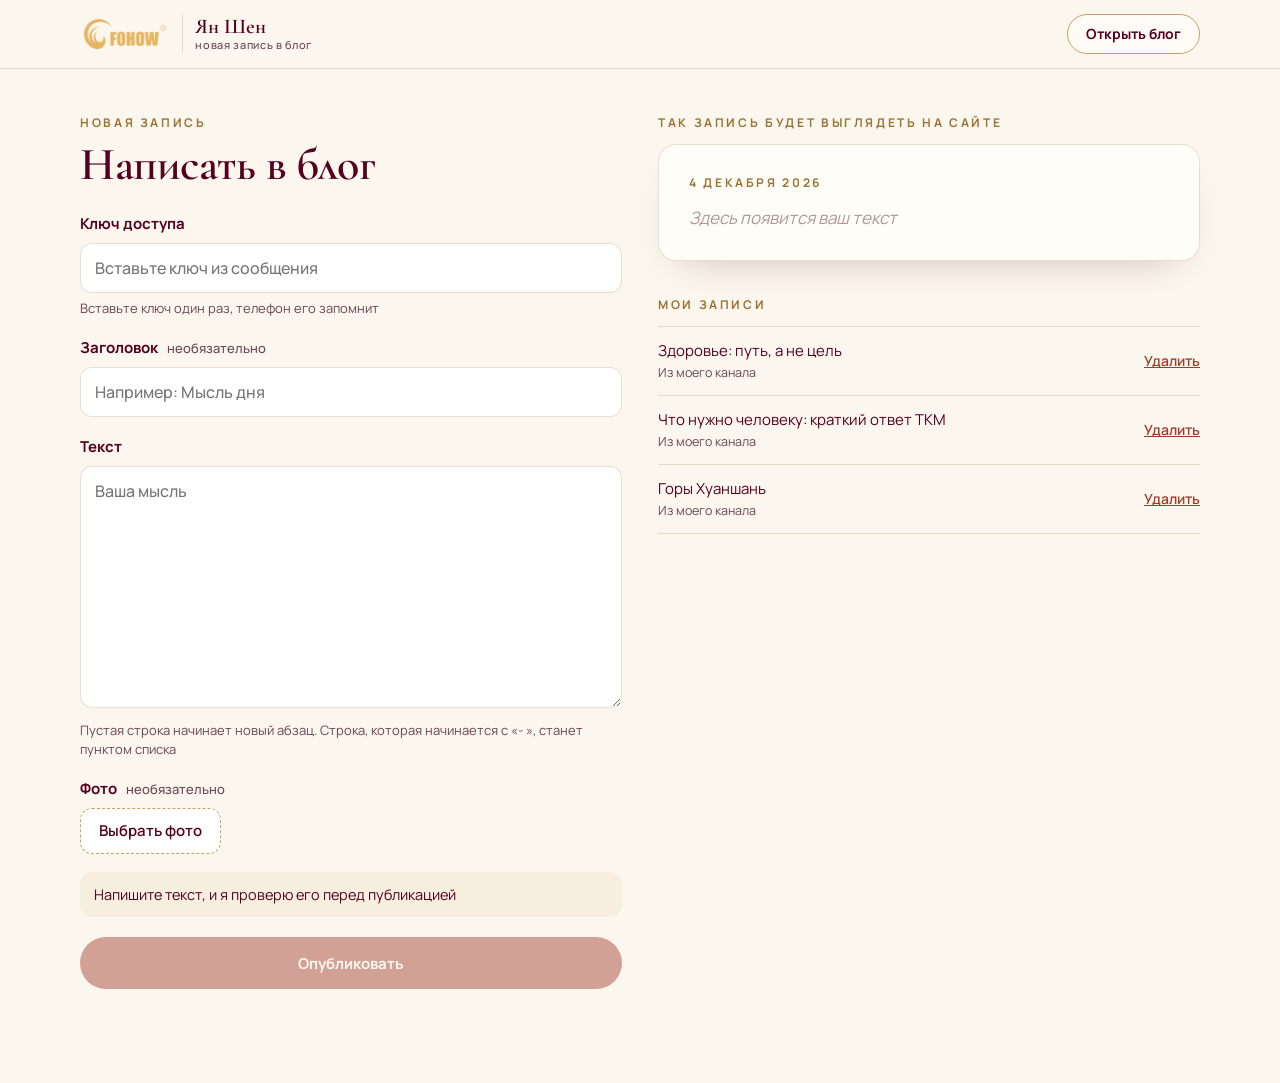
<file: napisat.html>
<!doctype html>
<html lang="ru">
<head>
<meta charset="utf-8">
<meta name="viewport" content="width=device-width,initial-scale=1">
<link rel="icon" href="favicon.ico" sizes="48x48">
<link rel="icon" href="assets/icon-32.png" type="image/png" sizes="32x32">
<link rel="apple-touch-icon" href="assets/apple-touch-icon.png">
<meta name="robots" content="noindex, nofollow">
<title>Новая запись в блог · Fohow</title>
<link rel="preload" href="assets/fonts/manrope-normal-cyrillic-9f2868.woff2" as="font" type="font/woff2" crossorigin>
<link rel="preload" href="assets/fonts/cormorant-garamond-normal-cyrillic-4f4a82.woff2" as="font" type="font/woff2" crossorigin>
<link rel="stylesheet" href="style.css">
</head>
<body class="pisat">

<header class="top">
  <div class="wrap">
    <a class="brand" href="blog.html">
      <img src="assets/logo-fohow.png" alt="Fohow" width="90" height="30">
      <span>Ян Шен<small>новая запись в блог</small></span>
    </a>
    <a class="btn btn-line btn-sm" href="blog.html">Открыть блог</a>
  </div>
</header>

<section class="pisat-main">
  <div class="wrap pisat-grid">
    <form class="pisat-form" id="forma" autocomplete="off" novalidate>
      <div class="eyebrow">Новая запись</div>
      <h1>Написать в блог</h1>

      <div class="fld">
        <span id="kluch-zag">Ключ доступа</span>
        <input type="password" id="kluch" aria-labelledby="kluch-zag" autocomplete="off" spellcheck="false" placeholder="Вставьте ключ из сообщения">
        <small id="kluch-info">Вставьте ключ один раз, телефон его запомнит</small>
        <button type="button" class="link-btn" id="kluch-zabyt" hidden>Забыть ключ на этом устройстве</button>
      </div>

      <label class="fld">
        <span>Заголовок <i>необязательно</i></span>
        <input type="text" id="zag" maxlength="120" placeholder="Например: Мысль дня">
      </label>

      <label class="fld">
        <span>Текст</span>
        <textarea id="tekst" rows="9" maxlength="5000" placeholder="Ваша мысль"></textarea>
        <small>Пустая строка начинает новый абзац. Строка, которая начинается с «- », станет пунктом списка</small>
      </label>

      <div class="fld">
        <span>Фото <i>необязательно</i></span>
        <label class="foto-btn" id="foto-btn">
          <input type="file" id="foto" accept="image/*">
          <b id="foto-name">Выбрать фото</b>
        </label>
        <button type="button" class="link-btn" id="foto-del" hidden>Убрать фото</button>
      </div>

      <div class="proverka" id="proverka" aria-live="polite">
        <div class="pr-ok" id="pr-ok">Напишите текст, и я проверю его перед публикацией</div>
        <div class="pr-red" id="pr-red" hidden></div>
        <div class="pr-yel" id="pr-yel" hidden></div>
      </div>

      <button type="submit" class="btn btn-red btn-wide" id="opublikovat" disabled>Опубликовать</button>
      <p class="otvet" id="otvet" role="status"></p>
    </form>

    <div class="pisat-side">
      <div class="eyebrow">Так запись будет выглядеть на сайте</div>
      <div class="feed feed-preview" id="predprosmotr"></div>

      <div class="moi">
        <div class="eyebrow">Мои записи</div>
        <ul id="spisok"></ul>
      </div>
    </div>
  </div>
</section>

<script id="posts-data" type="application/json">[{"id": "2026-11-16-put", "date": null, "label": "Из моего канала", "title": "Здоровье: путь, а не цель", "text": "Здоровье не результат одного правильного действия, а сумма ежедневных выборов.\n\nЭту идею Fohow несёт через свою миссию: сделать культуру здоровья доступной каждому человеку, независимо от страны и возраста. Не просто продавать продукты, а распространять образ жизни, в котором здоровье становится естественным следствием гармонии.\n\nЗдоровье не цель. Это путь.", "img": null, "alt": null, "credit": null}, {"id": "2026-11-16-printsipy", "date": null, "label": "Из моего канала", "title": "Что нужно человеку: краткий ответ ТКМ", "text": "Если свести всё к простым принципам:\n- Движение без истощения\n- Еда как поддержка, а не как удовольствие или привычка\n- Эмоциональный баланс\n- Следование ритмам природы\n- Постоянство, а не героические усилия", "img": null, "alt": null, "credit": null}, {"id": "2026-11-16-huangshan", "date": null, "label": "Из моего канала", "title": "Горы Хуаншань", "text": "Окутанные облаками горы Хуаншань в провинции Аньхой.\n\nРаньше их называли Ишань, «Иссиня-чёрные горы». Нынешнее имя, Жёлтые горы, они получили в 747 году в честь легендарного Жёлтого императора Хуан-ди. По преданию, именно здесь он создавал эликсир бессмертия.", "img": "assets/huangshan-solnce-900.webp", "alt": "Горы Хуаншань под солнцем, облака и зелёные склоны", "credit": "Фото: xiquinhosilva, лицензия CC BY 2.0"}]</script>
<script id="stop-data" type="application/json">{"red": ["вылеч", "излеч", "лечит", "лечат", "лечени", "лечеб", "лечу", "лечим", "лечил", "лекарств", "исцел", "болезн", "заболе", "недуг", "диагноз", "онколог", "=рак", "раков", "опухол", "диабет", "астм", "инсульт", "инфаркт", "гипертон", "covid", "ковид", "коронавирус", "эпидеми", "пандеми", "гарантир", "панаце", "чудодейств", "избавит", "избавля", "избавил"], "yellow": ["иммунитет", "=боль", "=боли", "=болит", "=болят", "сустав", "давлени", "вирус", "препарат", "симптом", "омолож", "похуд", "сжига", "токсин", "шлак", "100%"]}</script>
<script>
(function(){
  // Публикация без своего сервера: страница сама сохраняет запись в хранилище сайта на GitHub
  // (blog/posts.json + готовая разметка в blog.html + фото в blog/img/) одним сохранением.
  // Хостинг забирает сайт из GitHub и обновляется сам через пару минут.
  // Ключ доступа = личный ключ GitHub только на это хранилище с правом «Contents: Read and write».
  var q = new URLSearchParams(location.search);
  var REPO = 'dubobrik-cpu/fohow', VETKA = q.get('vetka') || 'main';
  var GH = 'https://api.github.com/repos/' + REPO, LS = 'fohow-blog-kluch';
  var posts = JSON.parse(document.getElementById('posts-data').textContent || '[]');
  var stop = JSON.parse(document.getElementById('stop-data').textContent || '{}');
  var $ = function(id){ return document.getElementById(id); };
  var kluch = '', rabota = false, fotoUrl = null, fotoFile = null, idet = false;

  function esc(s){ return String(s).replace(/[&<>"']/g, function(c){ return {'&':'&amp;','<':'&lt;','>':'&gt;','"':'&quot;',"'":'&#x27;'}[c]; }); }
  var MES = ['января','февраля','марта','апреля','мая','июня','июля','августа','сентября','октября','ноября','декабря'];
  function dataRu(iso){ var m = String(iso).slice(0, 10).split('-'); return (+m[2]) + ' ' + MES[m[1] - 1] + ' ' + m[0]; }
  function dv(n){ return (n < 10 ? '0' : '') + n; }
  function isoSeychas(){
    var d = new Date(), o = -d.getTimezoneOffset();
    return d.getFullYear() + '-' + dv(d.getMonth() + 1) + '-' + dv(d.getDate()) + 'T' + dv(d.getHours()) + ':' + dv(d.getMinutes()) + ':' + dv(d.getSeconds()) +
      (o >= 0 ? '+' : '-') + dv(Math.floor(Math.abs(o) / 60)) + ':' + dv(Math.abs(o) % 60);
  }
  function lsGet(){ try { return localStorage.getItem(LS) || ''; } catch(e){ return ''; } }
  function lsSet(v){ try { if(v) localStorage.setItem(LS, v); else localStorage.removeItem(LS); } catch(e){} }

  // тот же разбор текста, что в сборщике blog-build.py
  function textHtml(t){
    return t.replace(/\r/g,'').split(/\n\s*\n/).map(function(block){
      var out = '', para = [], list = [];
      block.split('\n').forEach(function(line){
        line = line.trim(); if(!line) return;
        if(/^[-•]\s+/.test(line)){
          if(para.length){ out += '<p>' + para.join('<br>') + '</p>'; para = []; }
          list.push('<li>' + esc(line.replace(/^[-•]\s+/, '')) + '</li>');
        } else {
          if(list.length){ out += '<ul>' + list.join('') + '</ul>'; list = []; }
          para.push(esc(line));
        }
      });
      if(para.length) out += '<p>' + para.join('<br>') + '</p>';
      if(list.length) out += '<ul>' + list.join('') + '</ul>';
      return out;
    }).join('');
  }

  // запись в blog.html, один в один с post_html в blog-build.py
  function postHtml(p, w, h){
    var meta = p.date ? dataRu(p.date) : (p.label || '');
    var s = '      <article class="post rise" id="' + esc(p.id) + '">\n' +
            '        <div class="post-meta eyebrow">' + esc(meta) + '</div>\n';
    if(p.title) s += '        <h2>' + esc(p.title) + '</h2>\n';
    s += '        <div class="post-text">' + textHtml(p.text) + '</div>\n';
    if(p.img) s += '        <figure class="post-pic"><img src="' + esc(p.img) + '" alt="' + esc(p.alt || p.title || '') + '" loading="lazy"' +
      (w ? ' width="' + w + '" height="' + h + '"' : '') + '>' + (p.credit ? '<figcaption>' + esc(p.credit) + '</figcaption>' : '') + '</figure>\n';
    return s + '      </article>';
  }

  // порядок как на странице блога: записи с датой новые сверху, стартовые без даты в конце
  function poryadok(ps){
    var s = ps.filter(function(p){ return p.date; }).sort(function(a, b){ return a.date < b.date ? 1 : a.date > b.date ? -1 : 0; });
    return s.concat(ps.filter(function(p){ return !p.date; }));
  }

  // поиск слов из списка: начало слова, «=» значит целое слово
  function nayti(text, spisok){
    var low = text.toLowerCase().replace(/ё/g,'е'), found = [];
    (spisok || []).forEach(function(w){
      var whole = w.charAt(0) === '=', stem = (whole ? w.slice(1) : w).replace(/ё/g,'е');
      var re = new RegExp('(^|[^а-яa-z0-9])(' + stem.replace(/[.*+?^${}()|[\]\\%]/g,'\\$&') + (whole ? ')(?![а-яa-z0-9])' : '[а-яa-z0-9]*)'), 'gi');
      var m; while((m = re.exec(low))){ var word = text.substr(m.index + m[1].length, m[2].length); if(found.indexOf(word) < 0) found.push(word); }
    });
    return found;
  }

  function obnovit(){
    var zag = $('zag').value.trim(), t = $('tekst').value.trim();
    var vse = zag + '\n' + t;
    var red = nayti(vse, stop.red), yel = nayti(vse, stop.yellow);
    $('pr-ok').hidden = !!(red.length || yel.length) && !!t;
    $('pr-ok').textContent = t ? 'Проверено: слов про лечение нет' : 'Напишите текст, и я проверю его перед публикацией';
    $('pr-ok').className = t ? 'pr-ok good' : 'pr-ok';
    $('pr-red').hidden = !red.length;
    $('pr-red').innerHTML = '<b>Так писать нельзя:</b> ' + red.map(function(w){ return '<mark class="mr">' + esc(w) + '</mark>'; }).join(' ') + '<br>Для сайта с БАД закон о рекламе запрещает обещать лечение. Перепишите эти места, например «мне помогает чувствовать себя бодрее» вместо «лечит»';
    $('pr-yel').hidden = !yel.length;
    $('pr-yel').innerHTML = '<b>Проверьте:</b> ' + yel.map(function(w){ return '<mark class="my">' + esc(w) + '</mark>'; }).join(' ') + '<br>Опубликовать можно, но убедитесь, что здесь нет обещания результата';
    $('opublikovat').disabled = !t || red.length > 0;

    $('predprosmotr').innerHTML = '<article class="post"><div class="post-meta eyebrow">' + dataRu(isoSeychas()) + '</div>' +
      (zag ? '<h2>' + esc(zag) + '</h2>' : '') +
      '<div class="post-text">' + (t ? textHtml(t) : '<p class="pusto">Здесь появится ваш текст</p>') + '</div>' +
      (fotoUrl ? '<figure class="post-pic"><img src="' + fotoUrl + '" alt=""></figure>' : '') + '</article>';
  }

  function spisok(){
    $('spisok').innerHTML = poryadok(posts).map(function(p){
      return '<li><span>' + esc(p.title || p.text.slice(0, 60)) + '<small>' + (p.date ? dataRu(p.date) : esc(p.label || '')) + '</small></span><button type="button" class="link-btn" data-id="' + esc(p.id) + '">Удалить</button></li>';
    }).join('') || '<li><span>Записей пока нет</span></li>';
  }

  function soobshchit(vid, html){ $('otvet').className = 'otvet ' + vid; $('otvet').innerHTML = html; }
  function kluchInfo(vid, text){ $('kluch-info').className = vid; $('kluch-info').textContent = text; }

  // ---- GitHub ----
  function gh(put, metod, telo){
    return fetch(GH + put, {
      method: metod || 'GET', cache: 'no-store',
      headers: {'Authorization': 'Bearer ' + kluch, 'Accept': 'application/vnd.github+json', 'X-GitHub-Api-Version': '2022-11-28'},
      body: telo ? JSON.stringify(telo) : undefined
    }).then(function(r){
      return r.json().catch(function(){ return {}; }).then(function(d){
        if(!r.ok){ var e = new Error(d.message || ('код ' + r.status)); e.status = r.status; throw e; }
        return d;
      });
    }, function(){ var e = new Error('нет связи'); e.status = 0; throw e; });
  }
  function b64tekst(s){
    var bin = atob(String(s).replace(/\s/g, '')), u = new Uint8Array(bin.length);
    for(var i = 0; i < bin.length; i++) u[i] = bin.charCodeAt(i);
    return new TextDecoder().decode(u);
  }
  function fayl(put, ref){ return gh('/contents/' + put + '?ref=' + ref).then(function(d){ return b64tekst(d.content); }); }
  function blobB64(blob){
    return new Promise(function(ok, no){ var r = new FileReader(); r.onload = function(){ ok(String(r.result).split(',')[1]); }; r.onerror = no; r.readAsDataURL(blob); });
  }
  function ponyatno(e){
    if(e.status === 401) return 'Ключ не подходит или устарел. Напишите Виктории, она пришлёт новый';
    if(e.status === 403 || e.status === 404) return 'У этого ключа нет доступа к сайту. Напишите Виктории';
    if(e.status === 0) return 'Нет связи. Проверьте интернет и нажмите ещё раз';
    if(e.status === 409 || e.status === 422) return 'Сайт как раз обновлялся. Нажмите ещё раз';
    return 'Не получилось (' + esc(e.message) + '). Запись не сохранилась, напишите Виктории';
  }

  // одно сохранение в GitHub: читаем свежие posts.json и blog.html, меняем, сохраняем вместе
  function sohranit(izmenit, opisanie){
    return gh('/git/ref/heads/' + VETKA).then(function(ref){
      var head = ref.object.sha;
      return gh('/git/commits/' + head).then(function(c){
        return Promise.all([fayl('blog/posts.json', head), fayl('blog.html', head)]).then(function(f){
          var res = izmenit(JSON.parse(f[0]), f[1]);
          var tree = [
            {path: 'blog/posts.json', mode: '100644', type: 'blob', content: JSON.stringify(res.posts, null, 2) + '\n'},
            {path: 'blog.html', mode: '100644', type: 'blob', content: res.blog}
          ].concat(res.dop || []);
          return gh('/git/trees', 'POST', {base_tree: c.tree.sha, tree: tree})
            .then(function(t){ return gh('/git/commits', 'POST', {message: opisanie, tree: t.sha, parents: [head]}); })
            .then(function(nc){ return gh('/git/refs/heads/' + VETKA, 'PATCH', {sha: nc.sha, force: false}); })
            .then(function(){ return res.posts; });
        });
      });
    });
  }
  // если сайт обновился между чтением и сохранением, пробуем ещё раз
  function sohranitSPovtorom(izmenit, opisanie){
    return sohranit(izmenit, opisanie).catch(function(e){
      if(e.status === 409 || e.status === 422) return sohranit(izmenit, opisanie);
      throw e;
    });
  }

  function zagruzitBezKlucha(){
    fetch('blog/posts.json', {cache: 'no-store'}).then(function(r){ return r.ok ? r.json() : null; })
      .then(function(d){ if(Array.isArray(d)){ posts = d; spisok(); } }).catch(function(){});
    fetch('blog/stop-slova.json', {cache: 'no-store'}).then(function(r){ return r.ok ? r.json() : null; })
      .then(function(d){ if(d && d.red){ stop = d; obnovit(); } }).catch(function(){});
  }

  function proverit(){
    kluch = $('kluch').value.trim();
    rabota = false;
    if(!kluch){ kluchInfo('', 'Вставьте ключ один раз, телефон его запомнит'); $('kluch-zabyt').hidden = true; return; }
    kluchInfo('', 'Проверяю ключ…');
    var k = kluch;
    Promise.all([fayl('blog/posts.json', VETKA), fayl('blog/stop-slova.json', VETKA)]).then(function(f){
      if(k !== kluch) return;
      posts = JSON.parse(f[0]); stop = JSON.parse(f[1]);
      rabota = true; lsSet(kluch); $('kluch-zabyt').hidden = false;
      kluchInfo('good', 'Ключ подходит, можно публиковать');
      spisok(); obnovit();
    }).catch(function(e){
      if(k !== kluch) return;
      kluchInfo('err', ponyatno(e));
    });
  }

  // уменьшаем фото в телефоне до 1600 точек по длинной стороне
  function szhat(f){
    return new Promise(function(ok, no){
      var img = new Image(), url = URL.createObjectURL(f);
      img.onload = function(){
        var k = Math.min(1, 1600 / Math.max(img.naturalWidth, img.naturalHeight));
        var c = document.createElement('canvas');
        c.width = Math.round(img.naturalWidth * k); c.height = Math.round(img.naturalHeight * k);
        c.getContext('2d').drawImage(img, 0, 0, c.width, c.height);
        URL.revokeObjectURL(url);
        var gotovo = function(b, ext){ b ? ok({blob: b, w: c.width, h: c.height, ext: ext}) : no(new Error('фото не сохранилось')); };
        c.toBlob(function(b){
          if(b && b.type === 'image/webp') gotovo(b, 'webp');
          else c.toBlob(function(j){ gotovo(j, 'jpg'); }, 'image/jpeg', 0.85);
        }, 'image/webp', 0.82);
      };
      img.onerror = function(){ URL.revokeObjectURL(url); no(new Error('Это фото не открылось. Выберите другое, в формате JPG или PNG')); };
      img.src = url;
    });
  }

  function sbrosFoto(){
    if(fotoUrl) URL.revokeObjectURL(fotoUrl); fotoUrl = null; fotoFile = null; $('foto').value = '';
    $('foto-name').textContent = 'Выбрать фото'; $('foto-del').hidden = true;
  }

  var tajmer = null;
  $('kluch').addEventListener('input', function(){ clearTimeout(tajmer); tajmer = setTimeout(proverit, 600); });
  $('kluch-zabyt').addEventListener('click', function(){
    lsSet(''); $('kluch').value = ''; proverit(); soobshchit('info', 'Ключ удалён с этого устройства');
  });
  $('zag').addEventListener('input', obnovit);
  $('tekst').addEventListener('input', obnovit);
  $('foto').addEventListener('change', function(){
    var f = this.files && this.files[0]; if(!f) return;
    if(fotoUrl) URL.revokeObjectURL(fotoUrl);
    fotoUrl = URL.createObjectURL(f); fotoFile = f;
    $('foto-name').textContent = f.name; $('foto-del').hidden = false; obnovit();
  });
  $('foto-del').addEventListener('click', function(){ sbrosFoto(); obnovit(); });

  $('spisok').addEventListener('click', function(e){
    var b = e.target.closest('button[data-id]'); if(!b || idet) return;
    if(!rabota){ soobshchit('err', 'Чтобы удалить запись, вставьте ключ доступа вверху'); $('kluch').focus(); return; }
    var id = b.dataset.id, p = posts.filter(function(x){ return x.id === id; })[0];
    if(!confirm('Удалить запись «' + (p ? (p.title || p.text.slice(0, 40)) : '') + '»? Вернуть её можно будет только через Викторию')) return;
    idet = true; b.disabled = true; soobshchit('info', 'Удаляю…');
    sohranitSPovtorom(function(ps, blog){
      var ud = ps.filter(function(x){ return x.id === id; })[0];
      if(!ud) throw Object.assign(new Error('Этой записи уже нет'), {status: -1});
      var re = new RegExp('\\n?[ \\t]*<article class="post rise" id="' + esc(id).replace(/[.*+?^${}()|[\]\\]/g, '\\$&') + '">[\\s\\S]*?</article>');
      var dop = [];
      if(ud.img && /^blog\/img\/[\w.-]+$/.test(ud.img)) dop.push({path: ud.img, mode: '100644', type: 'blob', sha: null});
      return {posts: ps.filter(function(x){ return x.id !== id; }), blog: blog.replace(re, ''), dop: dop};
    }, 'Блог: удалена запись ' + id).then(function(ps){
      idet = false; posts = ps; spisok();
      soobshchit('good', 'Запись удалена. С сайта она пропадёт через пару минут');
    }).catch(function(e){
      idet = false; b.disabled = false;
      soobshchit('err', e.status === -1 ? 'Этой записи уже нет' : ponyatno(e));
    });
  });

  $('forma').addEventListener('submit', function(e){
    e.preventDefault();
    if($('opublikovat').disabled || idet) return;
    if(!rabota){ soobshchit('err', $('kluch').value.trim() ? 'Ключ не подошёл, смотрите подсказку под ним' : 'Вставьте ключ доступа вверху страницы'); $('kluch').focus(); return; }
    var zag = $('zag').value.trim(), t = $('tekst').value.trim();
    var red = nayti(zag + '\n' + t, stop.red);
    if(red.length){ obnovit(); return; }
    idet = true; $('opublikovat').disabled = true; soobshchit('info', 'Публикую…');
    var data = isoSeychas();
    var id = data.slice(0, 10) + '-' + data.slice(11, 19).replace(/:/g, '') + '-' + Math.random().toString(16).slice(2, 6);
    (fotoFile ? szhat(fotoFile) : Promise.resolve(null)).then(function(foto){
      if(!foto) return null;
      return blobB64(foto.blob).then(function(b64){ return gh('/git/blobs', 'POST', {content: b64, encoding: 'base64'}); })
        .then(function(bl){ foto.sha = bl.sha; return foto; });
    }).then(function(foto){
      var zapis = {id: id, date: data, label: null, title: zag || null, text: t,
                   img: foto ? 'blog/img/' + id + '.' + foto.ext : null, alt: null, credit: null};
      return sohranitSPovtorom(function(ps, blog){
        if(blog.indexOf('<!--POSTS-->\n') < 0) throw new Error('на странице блога нет места для записей');
        return {
          posts: [zapis].concat(ps.filter(function(x){ return x.id !== id; })),
          blog: blog.replace('<!--POSTS-->\n', function(){ return '<!--POSTS-->\n' + postHtml(zapis, foto && foto.w, foto && foto.h) + '\n'; }),
          dop: foto ? [{path: zapis.img, mode: '100644', type: 'blob', sha: foto.sha}] : []
        };
      }, 'Блог: новая запись ' + id);
    }).then(function(ps){
      idet = false; posts = ps;
      $('zag').value = ''; $('tekst').value = ''; sbrosFoto(); obnovit(); spisok();
      soobshchit('good', 'Опубликовано. Запись появится в блоге через пару минут. <a href="blog.html#' + esc(id) + '">Открыть блог</a>');
    }).catch(function(e){
      idet = false; obnovit();
      soobshchit('err', e.status === undefined ? esc(e.message) : ponyatno(e));
    });
  });

  spisok(); obnovit();
  var sohranen = lsGet();
  if(sohranen){ $('kluch').value = sohranen; proverit(); } else zagruzitBezKlucha();
})();
</script>
</body>
</html>
</file>
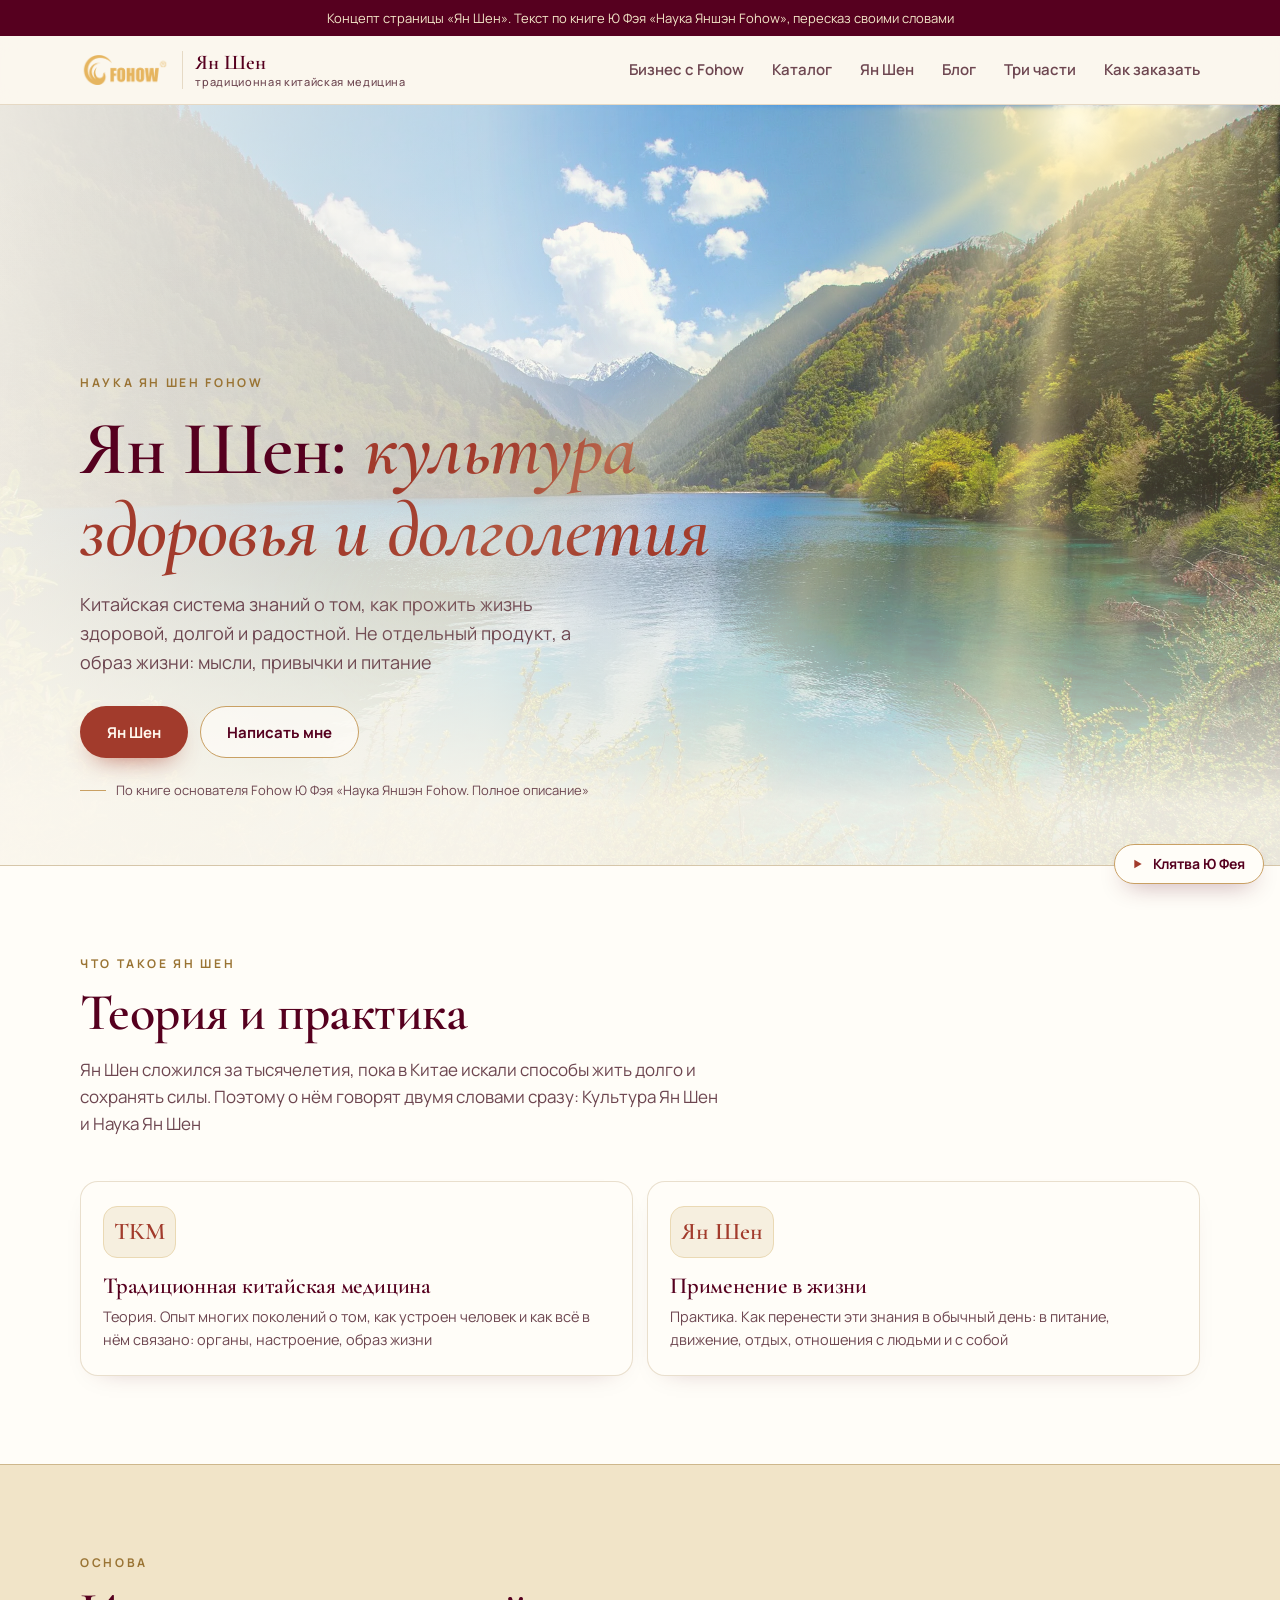
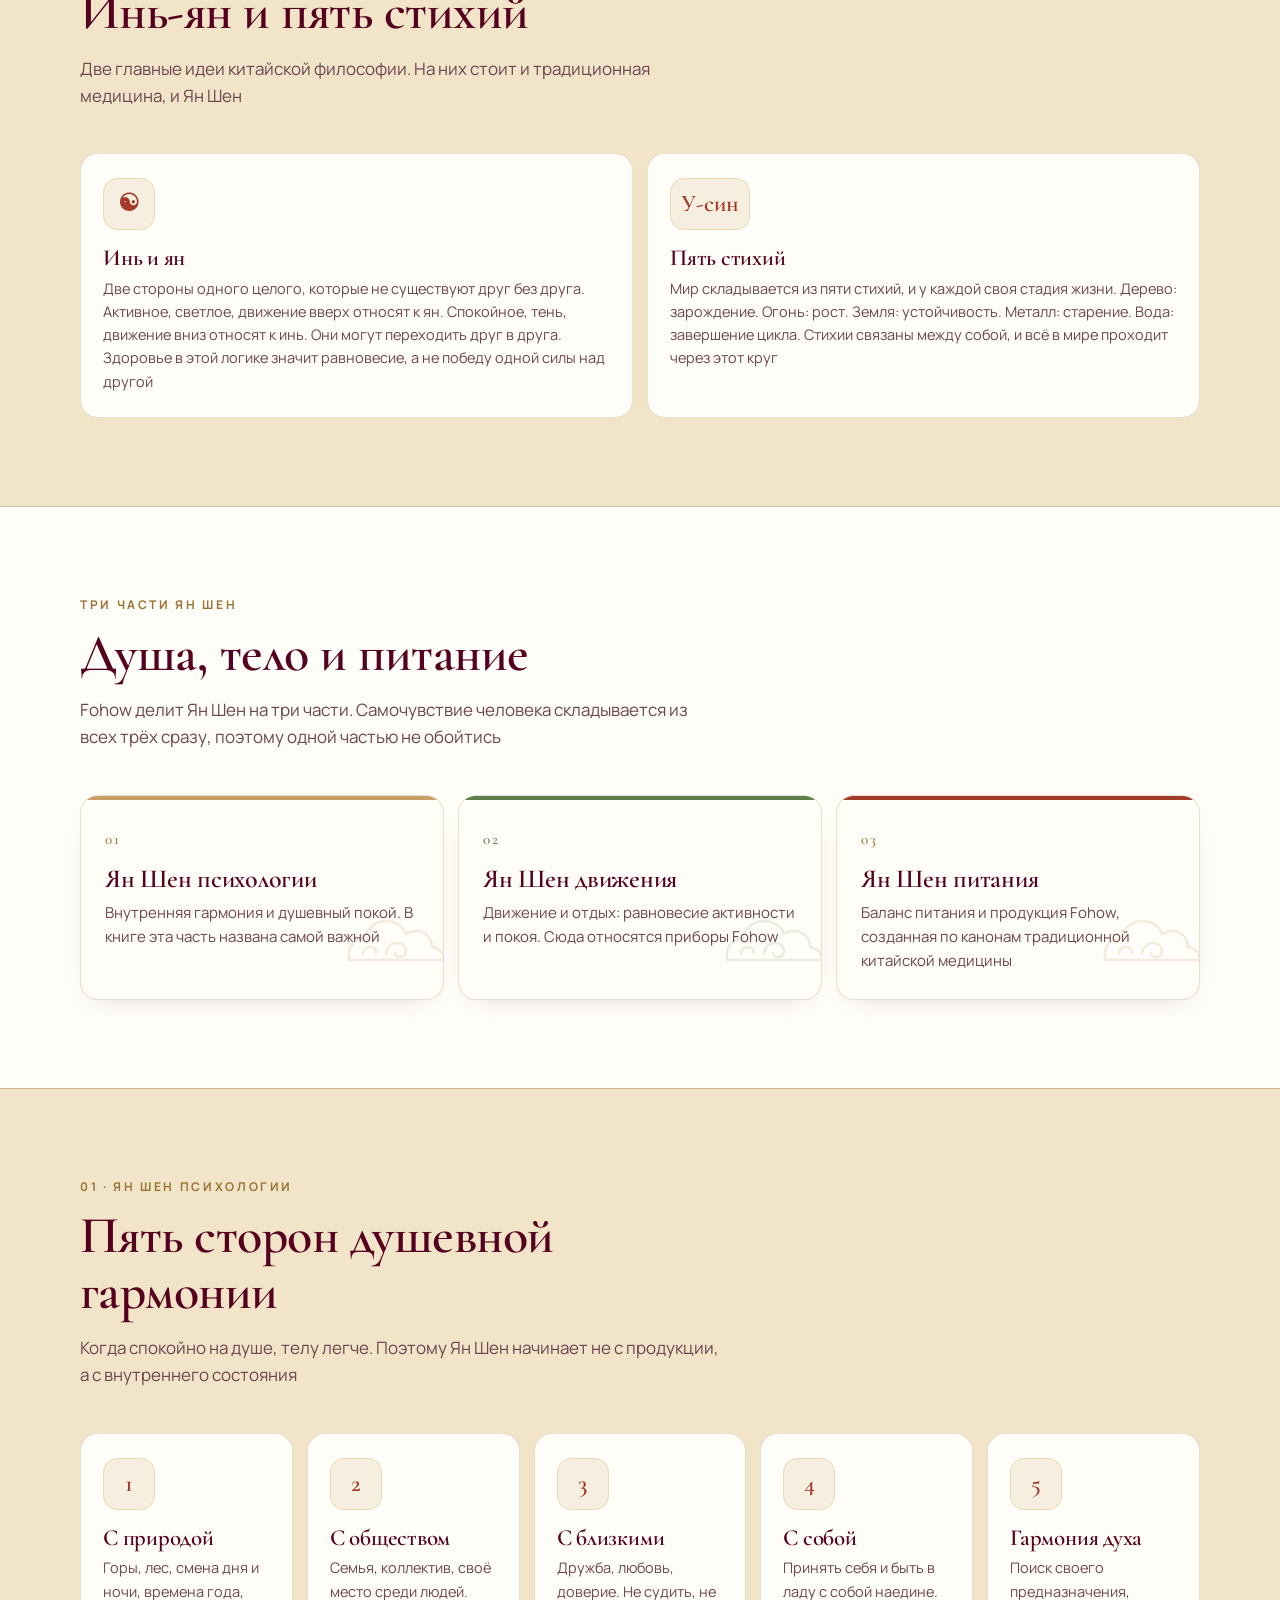
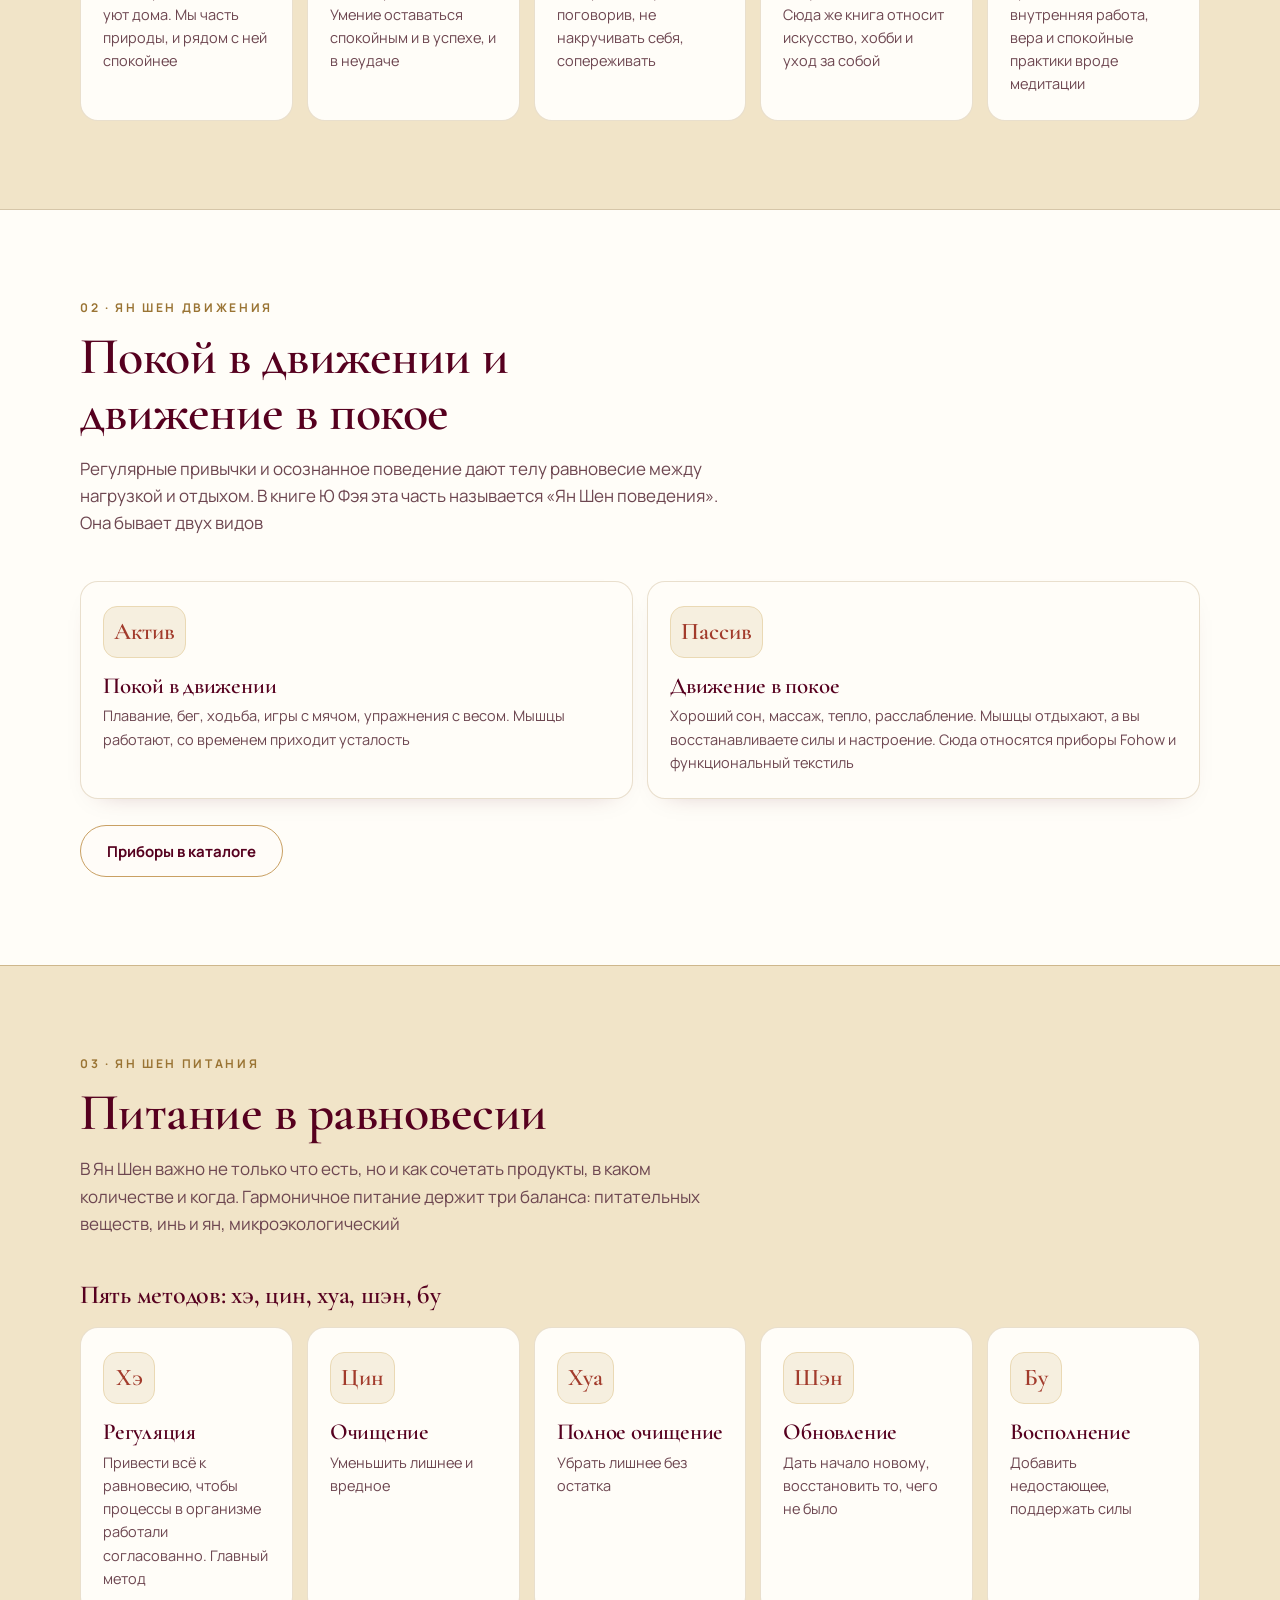
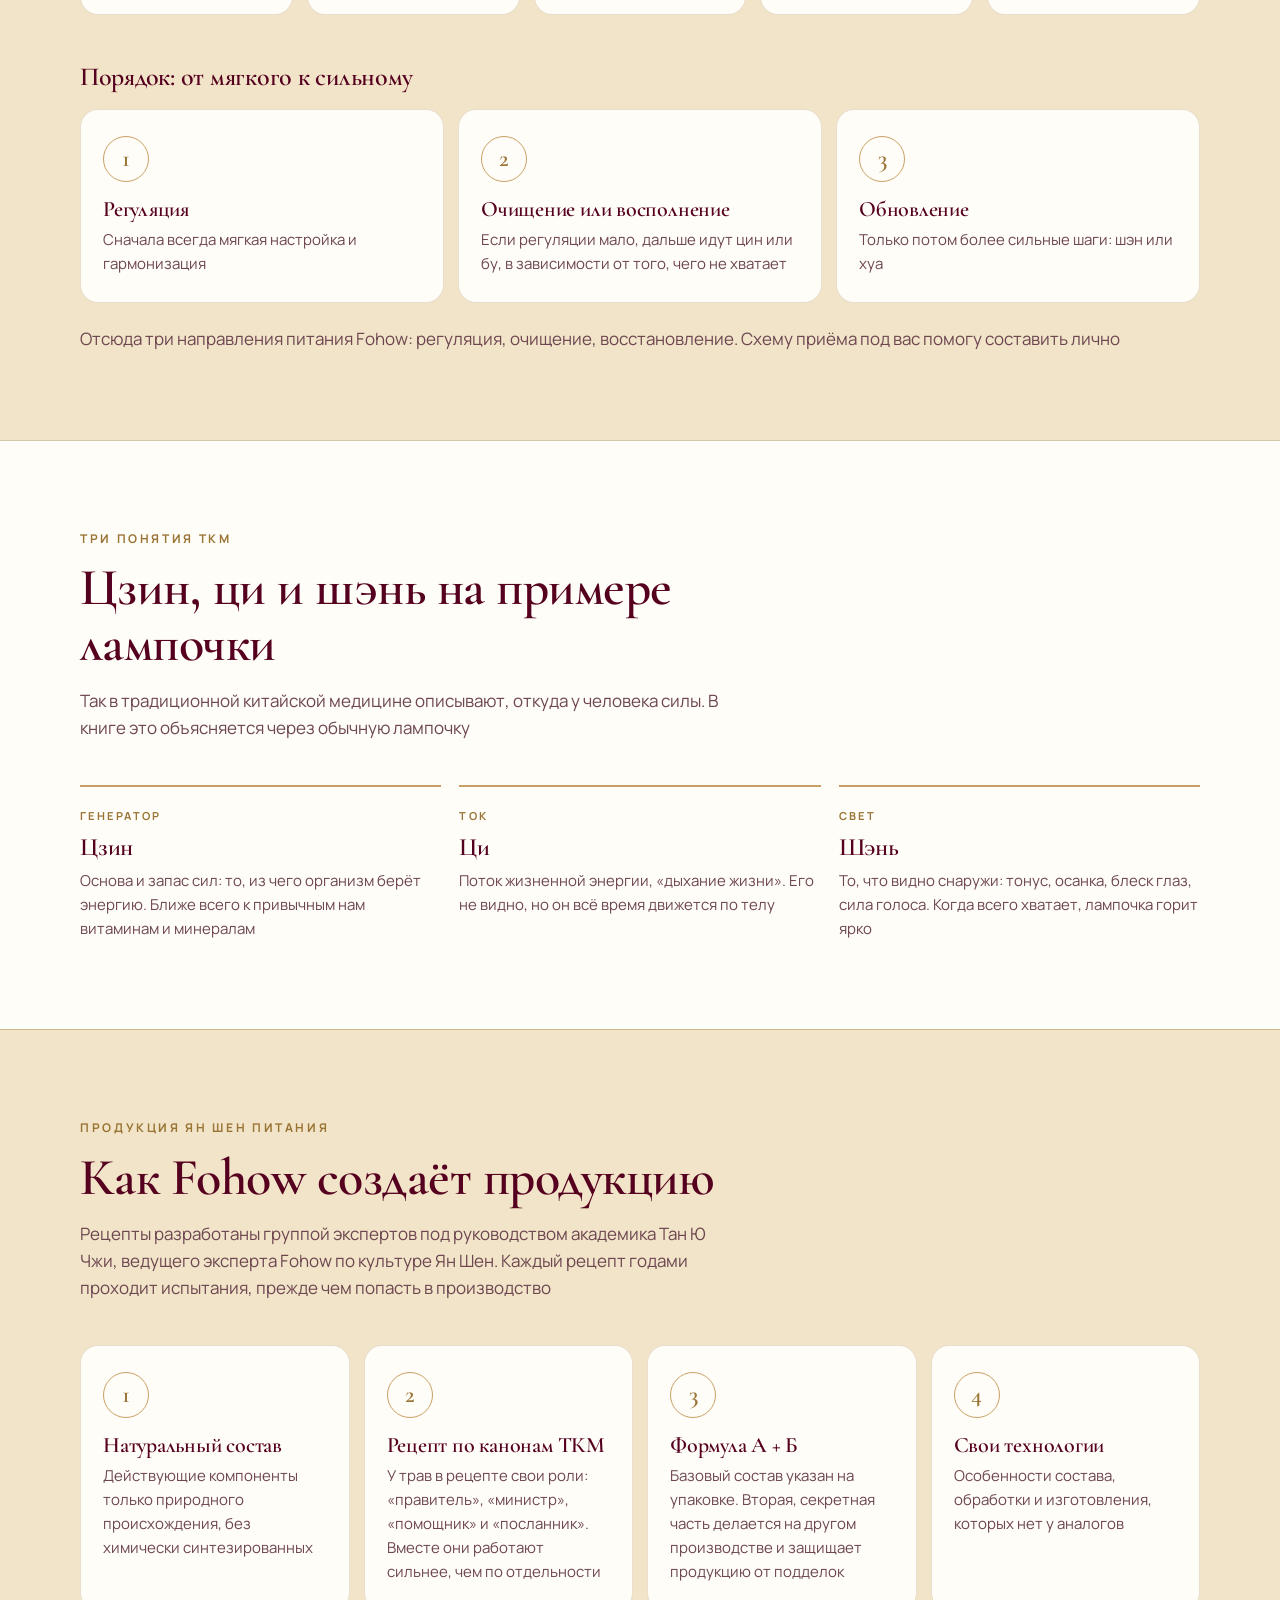
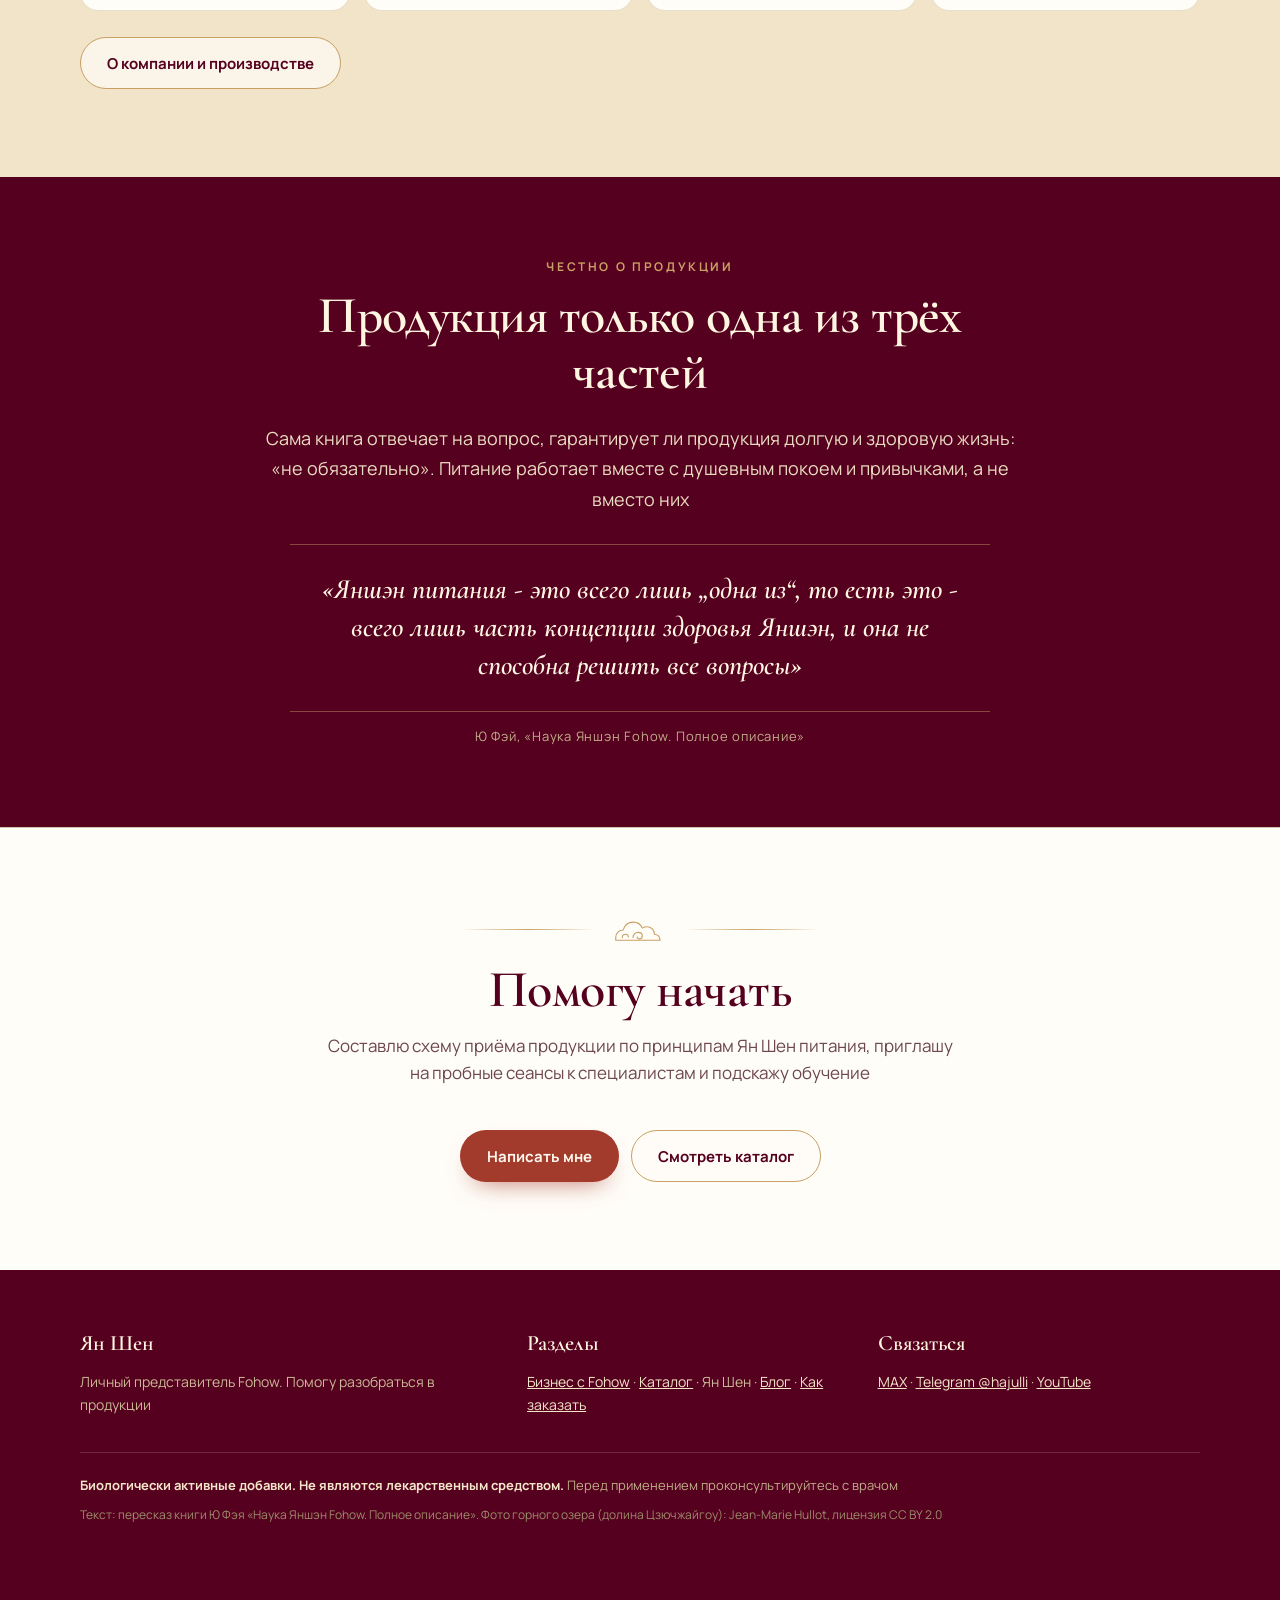
<file: yan-shen.html>
<!doctype html>
<html lang="ru">
<head>
<meta charset="utf-8">
<meta name="viewport" content="width=device-width,initial-scale=1">
<link rel="icon" href="favicon.ico" sizes="48x48">
<link rel="icon" href="assets/icon-32.png" type="image/png" sizes="32x32">
<link rel="apple-touch-icon" href="assets/apple-touch-icon.png">
<meta name="robots" content="noindex, nofollow">
<title>Ян Шен (Яншэн) Фохоу: культура здоровья простыми словами</title>
<meta name="description" content="Что такое Ян Шен простыми словами: три части системы (психология, движение, питание), инь-ян и пять стихий, как Fohow создаёт продукцию Ян Шен питания">
<meta property="og:type" content="website">
<meta property="og:locale" content="ru_RU">
<meta property="og:title" content="Ян Шен: культура здоровья и долголетия">
<meta property="og:description" content="Три части Ян Шен простыми словами: психология, движение, питание">
<meta property="og:url" content="https://dubobrik-cpu.github.io/fohow/yan-shen.html">
<meta property="og:image" content="https://dubobrik-cpu.github.io/fohow/assets/og-ozero.jpg">
<meta property="og:image:width" content="1200">
<meta property="og:image:height" content="630">
<meta name="twitter:card" content="summary_large_image">
<link rel="preload" href="assets/fonts/manrope-normal-cyrillic-9f2868.woff2" as="font" type="font/woff2" crossorigin>
<link rel="preload" href="assets/fonts/cormorant-garamond-normal-cyrillic-4f4a82.woff2" as="font" type="font/woff2" crossorigin>
<link rel="stylesheet" href="style.css">
<link rel="preload" as="image" href="assets/gory-ozero.webp">
</head>
<body>
<svg width="0" height="0" style="position:absolute" aria-hidden="true">
  <symbol id="cloud" viewBox="0 0 120 60">
    <path d="M8 46c0-9 7-16 16-16 2-10 11-17 21-17 9 0 17 5 20 13 3-2 6-3 10-3 9 0 16 7 16 16 7 1 12 6 12 13H8z" fill="none" stroke="currentColor" stroke-width="2.4" stroke-linejoin="round"/>
    <path d="M45 46c0-6 5-11 11-11s9 4 9 8-3 6-6 6-5-2-5-4" fill="none" stroke="currentColor" stroke-width="2.4" stroke-linecap="round"/>
    <path d="M22 46c0-4 3-7 7-7s6 3 6 6" fill="none" stroke="currentColor" stroke-width="2.4" stroke-linecap="round"/>
  </symbol>
</svg>

<div class="concept">Концепт страницы «Ян Шен». Текст по книге Ю Фэя «Наука Яншэн Fohow», пересказ своими словами</div>

<header class="top">
  <div class="wrap">
    <a class="brand" href="index.html">
      <img src="assets/logo-fohow.png" alt="Fohow" width="90" height="30">
      <span>Ян Шен<small>традиционная китайская медицина</small></span>
    </a>
    <nav class="menu">
      <a href="index.html">Бизнес с Fohow</a>
      <a href="katalog.html">Каталог</a>
      <a href="yan-shen.html" aria-current="page">Ян Шен</a>
      <a href="blog.html">Блог</a>
      <a href="#tri">Три части</a>
      <a href="katalog.html#zakaz">Как заказать</a>
    </nav>
  </div>
</header>

<section class="hero" style="padding:0">
  <div class="hero-photo"><img src="assets/gory-ozero.webp" srcset="assets/gory-ozero-900.webp 900w, assets/gory-ozero.webp 1920w" sizes="100vw" alt="Горное озеро среди зелёных склонов под солнцем, долина Цзючжайгоу"><span class="sun" aria-hidden="true"></span></div>
  <div class="wrap">
    <div class="eyebrow">Наука Ян Шен Fohow</div>
    <h1>Ян Шен: <em>культура здоровья и долголетия</em></h1>
    <p class="lead">Китайская система знаний о том, как прожить жизнь здоровой, долгой и радостной. Не отдельный продукт, а образ жизни: мысли, привычки и питание</p>
    <div class="actions">
      <a class="btn btn-red" href="#tri">Ян Шен</a>
      <a class="btn btn-line" href="katalog.html#zakaz">Написать мне</a>
    </div>
    <div class="note">По книге основателя Fohow Ю Фэя «Наука Яншэн Fohow. Полное описание»</div>
  </div>
</section>

<section class="zona-a" id="chto">
  <div class="wrap">
    <div class="head rise">
      <div class="eyebrow">Что такое Ян Шен</div>
      <h2>Теория и практика</h2>
      <p>Ян Шен сложился за тысячелетия, пока в Китае искали способы жить долго и сохранять силы. Поэтому о нём говорят двумя словами сразу: Культура Ян Шен и Наука Ян Шен</p>
    </div>
    <div class="terms">
      <div class="term rise"><span class="abbr">ТКМ</span><h3>Традиционная китайская медицина</h3><p>Теория. Опыт многих поколений о том, как устроен человек и как всё в нём связано: органы, настроение, образ жизни</p></div>
      <div class="term rise"><span class="abbr">Ян Шен</span><h3>Применение в жизни</h3><p>Практика. Как перенести эти знания в обычный день: в питание, движение, отдых, отношения с людьми и с собой</p></div>
    </div>
  </div>
</section>

<section class="zona-b" id="osnovy">
  <div class="wrap">
    <div class="head rise">
      <div class="eyebrow">Основа</div>
      <h2>Инь-ян и пять стихий</h2>
      <p>Две главные идеи китайской философии. На них стоит и традиционная медицина, и Ян Шен</p>
    </div>
    <div class="terms">
      <div class="term rise"><span class="abbr">☯</span><h3>Инь и ян</h3><p>Две стороны одного целого, которые не существуют друг без друга. Активное, светлое, движение вверх относят к ян. Спокойное, тень, движение вниз относят к инь. Они могут переходить друг в друга. Здоровье в этой логике значит равновесие, а не победу одной силы над другой</p></div>
      <div class="term rise"><span class="abbr">У-син</span><h3>Пять стихий</h3><p>Мир складывается из пяти стихий, и у каждой своя стадия жизни. Дерево: зарождение. Огонь: рост. Земля: устойчивость. Металл: старение. Вода: завершение цикла. Стихии связаны между собой, и всё в мире проходит через этот круг</p></div>
    </div>
  </div>
</section>

<section class="zona-a" id="tri">
  <div class="wrap">
    <div class="head rise">
      <div class="eyebrow">Три части Ян Шен</div>
      <h2>Душа, тело и питание</h2>
      <p>Fohow делит Ян Шен на три части. Самочувствие человека складывается из всех трёх сразу, поэтому одной частью не обойтись</p>
    </div>
    <div class="dirs dirs-3">
      <a class="dir reg rise" href="#psihologiya"><span class="bar"></span><span class="num">01</span><h3>Ян Шен психологии</h3><p>Внутренняя гармония и душевный покой. В книге эта часть названа самой важной</p><svg class="cloud"><use href="#cloud"/></svg></a>
      <a class="dir och rise" href="#povedenie"><span class="bar"></span><span class="num">02</span><h3>Ян Шен движения</h3><p>Движение и отдых: равновесие активности и покоя. Сюда относятся приборы Fohow</p><svg class="cloud"><use href="#cloud"/></svg></a>
      <a class="dir vos rise" href="#pitanie"><span class="bar"></span><span class="num">03</span><h3>Ян Шен питания</h3><p>Баланс питания и продукция Fohow, созданная по канонам традиционной китайской медицины</p><svg class="cloud"><use href="#cloud"/></svg></a>
    </div>
  </div>
</section>

<section class="zona-b" id="psihologiya">
  <div class="wrap">
    <div class="head rise">
      <div class="eyebrow">01 · Ян Шен психологии</div>
      <h2>Пять сторон душевной гармонии</h2>
      <p>Когда спокойно на душе, телу легче. Поэтому Ян Шен начинает не с продукции, а с внутреннего состояния</p>
    </div>
    <div class="gloss">
      <div class="term rise"><span class="abbr">1</span><h3>С природой</h3><p>Горы, лес, смена дня и ночи, времена года, уют дома. Мы часть природы, и рядом с ней спокойнее</p></div>
      <div class="term rise"><span class="abbr">2</span><h3>С обществом</h3><p>Семья, коллектив, своё место среди людей. Умение оставаться спокойным и в успехе, и в неудаче</p></div>
      <div class="term rise"><span class="abbr">3</span><h3>С близкими</h3><p>Дружба, любовь, доверие. Не судить, не поговорив, не накручивать себя, сопереживать</p></div>
      <div class="term rise"><span class="abbr">4</span><h3>С собой</h3><p>Принять себя и быть в ладу с собой наедине. Сюда же книга относит искусство, хобби и уход за собой</p></div>
      <div class="term rise"><span class="abbr">5</span><h3>Гармония духа</h3><p>Поиск своего предназначения, внутренняя работа, вера и спокойные практики вроде медитации</p></div>
    </div>
  </div>
</section>

<section class="zona-a" id="povedenie">
  <div class="wrap">
    <div class="head rise">
      <div class="eyebrow">02 · Ян Шен движения</div>
      <h2>Покой в движении и движение в покое</h2>
      <p>Регулярные привычки и осознанное поведение дают телу равновесие между нагрузкой и отдыхом. В книге Ю Фэя эта часть называется «Ян Шен поведения». Она бывает двух видов</p>
    </div>
    <div class="terms">
      <div class="term rise"><span class="abbr">Актив</span><h3>Покой в движении</h3><p>Плавание, бег, ходьба, игры с мячом, упражнения с весом. Мышцы работают, со временем приходит усталость</p></div>
      <div class="term rise"><span class="abbr">Пассив</span><h3>Движение в покое</h3><p>Хороший сон, массаж, тепло, расслабление. Мышцы отдыхают, а вы восстанавливаете силы и настроение. Сюда относятся приборы Fohow и функциональный текстиль</p></div>
    </div>
    <p class="rise" style="margin-top:26px"><a class="btn btn-line" href="katalog.html#pribory">Приборы в каталоге</a></p>
  </div>
</section>

<section class="zona-b" id="pitanie">
  <div class="wrap">
    <div class="head rise">
      <div class="eyebrow">03 · Ян Шен питания</div>
      <h2>Питание в равновесии</h2>
      <p>В Ян Шен важно не только что есть, но и как сочетать продукты, в каком количестве и когда. Гармоничное питание держит три баланса: питательных веществ, инь и ян, микроэкологический</p>
    </div>
    <h3 class="rise" style="margin-bottom:18px">Пять методов: хэ, цин, хуа, шэн, бу</h3>
    <div class="gloss">
      <div class="term rise"><span class="abbr">Хэ</span><h3>Регуляция</h3><p>Привести всё к равновесию, чтобы процессы в организме работали согласованно. Главный метод</p></div>
      <div class="term rise"><span class="abbr">Цин</span><h3>Очищение</h3><p>Уменьшить лишнее и вредное</p></div>
      <div class="term rise"><span class="abbr">Хуа</span><h3>Полное очищение</h3><p>Убрать лишнее без остатка</p></div>
      <div class="term rise"><span class="abbr">Шэн</span><h3>Обновление</h3><p>Дать начало новому, восстановить то, чего не было</p></div>
      <div class="term rise"><span class="abbr">Бу</span><h3>Восполнение</h3><p>Добавить недостающее, поддержать силы</p></div>
    </div>
    <h3 class="rise" style="margin:48px 0 18px">Порядок: от мягкого к сильному</h3>
    <div class="steps steps-3">
      <div class="step rise"><h3>Регуляция</h3><p>Сначала всегда мягкая настройка и гармонизация</p></div>
      <div class="step rise"><h3>Очищение или восполнение</h3><p>Если регуляции мало, дальше идут цин или бу, в зависимости от того, чего не хватает</p></div>
      <div class="step rise"><h3>Обновление</h3><p>Только потом более сильные шаги: шэн или хуа</p></div>
    </div>
    <p class="rise" style="margin-top:22px;color:var(--ink-soft)">Отсюда три направления питания Fohow: регуляция, очищение, восстановление. Схему приёма под вас помогу составить лично</p>
  </div>
</section>

<section class="zona-a" id="czin-ci-shen">
  <div class="wrap">
    <div class="head rise">
      <div class="eyebrow">Три понятия ТКМ</div>
      <h2>Цзин, ци и шэнь на примере лампочки</h2>
      <p>Так в традиционной китайской медицине описывают, откуда у человека силы. В книге это объясняется через обычную лампочку</p>
    </div>
    <div class="articles">
      <div class="art rise"><div class="eyebrow">Генератор</div><h3>Цзин</h3><p>Основа и запас сил: то, из чего организм берёт энергию. Ближе всего к привычным нам витаминам и минералам</p></div>
      <div class="art rise"><div class="eyebrow">Ток</div><h3>Ци</h3><p>Поток жизненной энергии, «дыхание жизни». Его не видно, но он всё время движется по телу</p></div>
      <div class="art rise"><div class="eyebrow">Свет</div><h3>Шэнь</h3><p>То, что видно снаружи: тонус, осанка, блеск глаз, сила голоса. Когда всего хватает, лампочка горит ярко</p></div>
    </div>
  </div>
</section>

<section class="zona-b" id="proizvodstvo">
  <div class="wrap">
    <div class="head rise">
      <div class="eyebrow">Продукция Ян Шен питания</div>
      <h2>Как Fohow создаёт продукцию</h2>
      <p>Рецепты разработаны группой экспертов под руководством академика Тан Ю Чжи, ведущего эксперта Fohow по культуре Ян Шен. Каждый рецепт годами проходит испытания, прежде чем попасть в производство</p>
    </div>
    <div class="steps">
      <div class="step rise"><h3>Натуральный состав</h3><p>Действующие компоненты только природного происхождения, без химически синтезированных</p></div>
      <div class="step rise"><h3>Рецепт по канонам ТКМ</h3><p>У трав в рецепте свои роли: «правитель», «министр», «помощник» и «посланник». Вместе они работают сильнее, чем по отдельности</p></div>
      <div class="step rise"><h3>Формула А + Б</h3><p>Базовый состав указан на упаковке. Вторая, секретная часть делается на другом производстве и защищает продукцию от подделок</p></div>
      <div class="step rise"><h3>Свои технологии</h3><p>Особенности состава, обработки и изготовления, которых нет у аналогов</p></div>
    </div>
    <p class="rise" style="margin-top:26px"><a class="btn btn-line" href="katalog.html#o-kompanii">О компании и производстве</a></p>
  </div>
</section>

<section class="values" id="chestno">
  <div class="wrap values-card rise">
    <div class="eyebrow">Честно о продукции</div>
    <h2>Продукция только одна из трёх частей</h2>
    <p class="values-lead">Сама книга отвечает на вопрос, гарантирует ли продукция долгую и здоровую жизнь: «не обязательно». Питание работает вместе с душевным покоем и привычками, а не вместо них</p>
    <blockquote>«Яншэн питания - это всего лишь „одна из“, то есть это - всего лишь часть концепции здоровья Яншэн, и она не способна решить все вопросы»</blockquote>
    <div class="values-src">Ю Фэй, «Наука Яншэн Fohow. Полное описание»</div>
  </div>
</section>

<section class="zona-a" id="pomogu">
  <div class="wrap">
    <div class="head center rise" style="text-align:center;margin-left:auto;margin-right:auto">
      <div class="ornament"><svg viewBox="0 0 120 60"><use href="#cloud"/></svg></div>
      <h2 style="margin-top:18px">Помогу начать</h2>
      <p>Составлю схему приёма продукции по принципам Ян Шен питания, приглашу на пробные сеансы к специалистам и подскажу обучение</p>
    </div>
    <div class="actions" style="justify-content:center;display:flex;flex-wrap:wrap;gap:12px">
      <a class="btn btn-red" href="katalog.html#zakaz">Написать мне</a>
      <a class="btn btn-line" href="katalog.html#katalog">Смотреть каталог</a>
    </div>
  </div>
</section>

<footer>
  <div class="wrap">
    <div class="cols">
      <div><h4>Ян Шен</h4><p>Личный представитель Fohow. Помогу разобраться в продукции</p></div>
      <div><h4>Разделы</h4><p><a href="index.html">Бизнес с Fohow</a> · <a href="katalog.html">Каталог</a> · Ян Шен · <a href="blog.html">Блог</a> · <a href="katalog.html#zakaz">Как заказать</a></p></div>
      <div><h4>Связаться</h4><p><a href="https://max.ru/u/f9LHodD0cOLqeYGvfVtmsFAZgKVP3UmAt7sXaoyCzjZPrQbmNvXedQoRRjc" target="_blank" rel="noopener">MAX</a> · <a href="https://t.me/hajulli" target="_blank" rel="noopener">Telegram @hajulli</a> · <a href="https://www.youtube.com/@tkmfohow" target="_blank" rel="noopener">YouTube</a></p></div>
    </div>
    <div class="warn"><b>Биологически активные добавки. Не являются лекарственным средством.</b> Перед применением проконсультируйтесь с врачом</div>
    <div class="credit">Текст: пересказ книги Ю Фэя «Наука Яншэн Fohow. Полное описание». Фото горного озера (долина Цзючжайгоу): Jean-Marie Hullot, лицензия CC BY 2.0</div>
  </div>
</footer>

<a class="oath-float" href="index.html#klyatva"><svg viewBox="0 0 24 24" width="16" height="16" aria-hidden="true"><path d="M8 5.5v13l11-6.5z" fill="currentColor"/></svg>Клятва Ю Фея</a>

<script>
(function(){
  var els=document.querySelectorAll('.rise');
  if(!('IntersectionObserver' in window)||/snimok/.test(location.search)){els.forEach(function(e){e.classList.add('in')});return}
  var io=new IntersectionObserver(function(en){en.forEach(function(e){if(e.isIntersecting){e.target.classList.add('in');io.unobserve(e.target)}})},{rootMargin:'0px 0px -8% 0px'});
  els.forEach(function(e,i){e.style.transitionDelay=(i%4)*70+'ms';io.observe(e)});
})();
</script>
</body>
</html>
</file>
<file: style.css>
/* шрифты лежат на сайте (без Google Fonts), лицензия SIL OFL 1.1: assets/fonts/LICENSE.txt */
@font-face {font-family: 'Cormorant Garamond';font-style: italic;font-weight: 500;font-display: swap;src: url(assets/fonts/cormorant-garamond-italic-cyrillic-034e3f.woff2) format('woff2');unicode-range: U+0301, U+0400-045F, U+0490-0491, U+04B0-04B1, U+2116;}
@font-face {font-family: 'Cormorant Garamond';font-style: italic;font-weight: 500;font-display: swap;src: url(assets/fonts/cormorant-garamond-italic-latin-25e309.woff2) format('woff2');unicode-range: U+0000-00FF, U+0131, U+0152-0153, U+02BB-02BC, U+02C6, U+02DA, U+02DC, U+0304, U+0308, U+0329, U+2000-206F, U+20AC, U+2122, U+2191, U+2193, U+2212, U+2215, U+FEFF, U+FFFD;}
@font-face {font-family: 'Cormorant Garamond';font-style: italic;font-weight: 600;font-display: swap;src: url(assets/fonts/cormorant-garamond-italic-cyrillic-034e3f.woff2) format('woff2');unicode-range: U+0301, U+0400-045F, U+0490-0491, U+04B0-04B1, U+2116;}
@font-face {font-family: 'Cormorant Garamond';font-style: italic;font-weight: 600;font-display: swap;src: url(assets/fonts/cormorant-garamond-italic-latin-25e309.woff2) format('woff2');unicode-range: U+0000-00FF, U+0131, U+0152-0153, U+02BB-02BC, U+02C6, U+02DA, U+02DC, U+0304, U+0308, U+0329, U+2000-206F, U+20AC, U+2122, U+2191, U+2193, U+2212, U+2215, U+FEFF, U+FFFD;}
@font-face {font-family: 'Cormorant Garamond';font-style: normal;font-weight: 500;font-display: swap;src: url(assets/fonts/cormorant-garamond-normal-cyrillic-4f4a82.woff2) format('woff2');unicode-range: U+0301, U+0400-045F, U+0490-0491, U+04B0-04B1, U+2116;}
@font-face {font-family: 'Cormorant Garamond';font-style: normal;font-weight: 500;font-display: swap;src: url(assets/fonts/cormorant-garamond-normal-latin-2fed1d.woff2) format('woff2');unicode-range: U+0000-00FF, U+0131, U+0152-0153, U+02BB-02BC, U+02C6, U+02DA, U+02DC, U+0304, U+0308, U+0329, U+2000-206F, U+20AC, U+2122, U+2191, U+2193, U+2212, U+2215, U+FEFF, U+FFFD;}
@font-face {font-family: 'Cormorant Garamond';font-style: normal;font-weight: 600;font-display: swap;src: url(assets/fonts/cormorant-garamond-normal-cyrillic-4f4a82.woff2) format('woff2');unicode-range: U+0301, U+0400-045F, U+0490-0491, U+04B0-04B1, U+2116;}
@font-face {font-family: 'Cormorant Garamond';font-style: normal;font-weight: 600;font-display: swap;src: url(assets/fonts/cormorant-garamond-normal-latin-2fed1d.woff2) format('woff2');unicode-range: U+0000-00FF, U+0131, U+0152-0153, U+02BB-02BC, U+02C6, U+02DA, U+02DC, U+0304, U+0308, U+0329, U+2000-206F, U+20AC, U+2122, U+2191, U+2193, U+2212, U+2215, U+FEFF, U+FFFD;}
@font-face {font-family: 'Manrope';font-style: normal;font-weight: 400;font-display: swap;src: url(assets/fonts/manrope-normal-cyrillic-9f2868.woff2) format('woff2');unicode-range: U+0301, U+0400-045F, U+0490-0491, U+04B0-04B1, U+2116;}
@font-face {font-family: 'Manrope';font-style: normal;font-weight: 400;font-display: swap;src: url(assets/fonts/manrope-normal-latin-66cfc0.woff2) format('woff2');unicode-range: U+0000-00FF, U+0131, U+0152-0153, U+02BB-02BC, U+02C6, U+02DA, U+02DC, U+0304, U+0308, U+0329, U+2000-206F, U+20AC, U+2122, U+2191, U+2193, U+2212, U+2215, U+FEFF, U+FFFD;}
@font-face {font-family: 'Manrope';font-style: normal;font-weight: 500;font-display: swap;src: url(assets/fonts/manrope-normal-cyrillic-9f2868.woff2) format('woff2');unicode-range: U+0301, U+0400-045F, U+0490-0491, U+04B0-04B1, U+2116;}
@font-face {font-family: 'Manrope';font-style: normal;font-weight: 500;font-display: swap;src: url(assets/fonts/manrope-normal-latin-66cfc0.woff2) format('woff2');unicode-range: U+0000-00FF, U+0131, U+0152-0153, U+02BB-02BC, U+02C6, U+02DA, U+02DC, U+0304, U+0308, U+0329, U+2000-206F, U+20AC, U+2122, U+2191, U+2193, U+2212, U+2215, U+FEFF, U+FFFD;}
@font-face {font-family: 'Manrope';font-style: normal;font-weight: 600;font-display: swap;src: url(assets/fonts/manrope-normal-cyrillic-9f2868.woff2) format('woff2');unicode-range: U+0301, U+0400-045F, U+0490-0491, U+04B0-04B1, U+2116;}
@font-face {font-family: 'Manrope';font-style: normal;font-weight: 600;font-display: swap;src: url(assets/fonts/manrope-normal-latin-66cfc0.woff2) format('woff2');unicode-range: U+0000-00FF, U+0131, U+0152-0153, U+02BB-02BC, U+02C6, U+02DA, U+02DC, U+0304, U+0308, U+0329, U+2000-206F, U+20AC, U+2122, U+2191, U+2193, U+2212, U+2215, U+FEFF, U+FFFD;}
@font-face {font-family: 'Manrope';font-style: normal;font-weight: 700;font-display: swap;src: url(assets/fonts/manrope-normal-cyrillic-9f2868.woff2) format('woff2');unicode-range: U+0301, U+0400-045F, U+0490-0491, U+04B0-04B1, U+2116;}
@font-face {font-family: 'Manrope';font-style: normal;font-weight: 700;font-display: swap;src: url(assets/fonts/manrope-normal-latin-66cfc0.woff2) format('woff2');unicode-range: U+0000-00FF, U+0131, U+0152-0153, U+02BB-02BC, U+02C6, U+02DA, U+02DC, U+0304, U+0308, U+0329, U+2000-206F, U+20AC, U+2122, U+2191, U+2193, U+2212, U+2215, U+FEFF, U+FFFD;}
:root{
  --bg:#fbf7ee;
  --paper:#fffdf8;
  --cream:#f6efdf;
  --gold:#c9a063;
  --gold-deep:#9a7434;
  --gold-soft:#ead9b4;
  --ink:#56001f;
  --ink-soft:#6d4650;
  --red:#a23b2c;
  --red-soft:#f4e3dc;
  --green:#5f7d4c;
  --green-soft:#e6eddc;
  --line:rgba(154,116,52,.22);
  --radius:18px;
  --shadow:0 18px 40px -24px rgba(86,0,31,.3);
}
*{box-sizing:border-box;margin:0;padding:0}
html{scroll-behavior:smooth;-webkit-text-size-adjust:100%}
body{background:var(--bg);color:var(--ink);font:400 17px/1.6 "Manrope",system-ui,sans-serif;overflow-x:hidden}
img{max-width:100%;height:auto;display:block}
a{color:inherit}
.wrap{width:100%;max-width:1160px;margin:0 auto;padding:0 20px}
h1,h2,h3{font-family:"Cormorant Garamond",Georgia,serif;font-weight:600;line-height:1.08;letter-spacing:-.01em}
h1{font-size:clamp(40px,7vw,76px)}
h2{font-size:clamp(32px,4.6vw,52px)}
h3{font-size:26px}
.eyebrow{font-size:12px;letter-spacing:.22em;text-transform:uppercase;color:var(--gold-deep);font-weight:700}

/* полоска концепта */
.concept{background:var(--ink);color:#f3e6c8;font-size:13px;text-align:center;padding:9px 16px;line-height:1.4}

/* шапка */
header.top{position:sticky;top:0;z-index:20;background:rgba(251,247,238,.9);backdrop-filter:blur(10px);border-bottom:1px solid var(--line)}
.top .wrap{display:flex;align-items:center;justify-content:space-between;height:68px;gap:16px}
.brand{display:flex;align-items:center;gap:12px;text-decoration:none}
.brand img{height:30px;width:auto}
.brand span{font-family:"Cormorant Garamond",serif;font-size:21px;font-weight:600;border-left:1px solid var(--line);padding-left:12px;line-height:1.1}
.brand small{display:block;font:500 11px/1.3 "Manrope",sans-serif;letter-spacing:.06em;color:var(--ink-soft)}
nav.menu{display:none;gap:28px;font-size:15px;font-weight:600}
nav.menu a{text-decoration:none;color:var(--ink-soft);transition:color .2s}
nav.menu a:hover{color:var(--red)}
@media(min-width:900px){nav.menu{display:flex}}

/* кнопки */
.btn{display:inline-flex;align-items:center;justify-content:center;gap:10px;min-height:52px;padding:0 26px;border-radius:999px;font:700 15px/1 "Manrope",sans-serif;text-decoration:none;border:1.5px solid transparent;transition:transform .25s cubic-bezier(.2,.8,.2,1),background .25s,box-shadow .25s;cursor:pointer}
.btn:active{transform:scale(.97)}
.btn-red{background:var(--red);color:#fff8ee;box-shadow:0 12px 26px -14px rgba(162,59,44,.8)}
.btn-red:hover{background:#8d3124}
.btn-line{border-color:var(--gold);color:var(--ink);background:rgba(255,253,248,.7)}
.btn-line:hover{background:var(--paper)}

/* первый экран */
.hero{position:relative;overflow:hidden;background:var(--cream)}
.hero-photo{position:absolute;inset:0}
.hero-photo img{width:100%;height:100%;object-fit:cover;object-position:60% 35%;opacity:1}
.hero-photo::after{content:"";position:absolute;inset:0;background:linear-gradient(180deg,rgba(251,247,238,0) 0%,rgba(251,247,238,.1) 50%,rgba(251,247,238,.92) 92%),linear-gradient(90deg,rgba(251,247,238,.93) 0%,rgba(251,247,238,.72) 38%,rgba(251,247,238,0) 66%)}
@media(max-width:700px){
  .hero-photo{bottom:auto;height:300px}
  .hero-photo img{object-position:70% 30%;opacity:1}
  .hero-photo::after{background:linear-gradient(180deg,rgba(246,239,223,0) 0%,rgba(246,239,223,.25) 55%,rgba(246,239,223,1) 100%)}
  body .hero .wrap{padding-top:270px;min-height:0}
}
.hero .wrap{position:relative;padding-top:96px;padding-bottom:64px;min-height:min(86vh,760px);display:flex;flex-direction:column;justify-content:flex-end}
.hero h1{max-width:720px;margin:16px 0 18px}
.hero h1 em{font-style:italic;color:var(--red)}
.hero p.lead{max-width:540px;font-size:18px;color:var(--ink-soft)}
.hero .actions{display:flex;flex-wrap:wrap;gap:12px;margin-top:30px}
.hero .note{margin-top:22px;font-size:13px;color:var(--ink-soft);display:flex;align-items:center;gap:10px}
.hero .note::before{content:"";width:26px;height:1px;background:var(--gold)}

/* узор-разделитель */
.ornament{display:flex;align-items:center;gap:16px;color:var(--gold);margin:0 auto;max-width:360px}
.ornament::before,.ornament::after{content:"";flex:1;height:1px;background:linear-gradient(90deg,transparent,var(--gold),transparent)}
.ornament svg{width:56px;height:28px;flex:none}

section{padding:88px 0}
.head{max-width:640px;margin-bottom:44px}
.head h2{margin:12px 0 14px}
.head p{color:var(--ink-soft)}
.center{text-align:center;margin-left:auto;margin-right:auto}

/* направления */
.dirs{display:grid;gap:14px;grid-template-columns:1fr}
@media(min-width:640px){.dirs{grid-template-columns:1fr 1fr}}
@media(min-width:1000px){.dirs{grid-template-columns:repeat(4,1fr)}}
.dir{position:relative;background:var(--paper);border:1px solid var(--line);border-radius:var(--radius);padding:28px 24px 26px;text-decoration:none;overflow:hidden;transition:transform .35s cubic-bezier(.2,.8,.2,1),box-shadow .35s}
.dir:hover{transform:translateY(-4px);box-shadow:var(--shadow)}
.dir .num{font-family:"Cormorant Garamond",serif;font-size:15px;color:var(--gold-deep);letter-spacing:.1em}
.dir h3{margin:14px 0 8px}
.dir p{font-size:15px;color:var(--ink-soft)}
.dir .bar{position:absolute;left:0;top:0;height:4px;width:100%}
.dir.reg .bar{background:var(--gold)}
.dir.och .bar{background:var(--green)}
.dir.och .num{color:var(--green)}
.dir.vos .bar{background:var(--red)}
.dir.app .bar{background:var(--ink-soft)}
.dir .cloud{position:absolute;right:-18px;bottom:-14px;width:120px;opacity:.13;color:var(--gold-deep)}
.dir.och .cloud{color:var(--green)}

/* продукты */
.products{background:var(--paper);border-top:1px solid var(--line);border-bottom:1px solid var(--line)}
.grid{display:grid;gap:18px;grid-template-columns:1fr}
@media(min-width:640px){.grid{grid-template-columns:1fr 1fr}}
@media(min-width:1000px){.grid{grid-template-columns:repeat(4,1fr)}}
.card{display:flex;flex-direction:column;background:#fff;border:1px solid var(--line);border-radius:var(--radius);overflow:hidden;transition:transform .35s cubic-bezier(.2,.8,.2,1),box-shadow .35s}
.card:hover{transform:translateY(-4px);box-shadow:var(--shadow)}
.card .pic{aspect-ratio:1/1;background:#fff;display:flex;align-items:center;justify-content:center;padding:18px;border-bottom:1px solid var(--line)}
.card .pic img{width:100%;height:100%;object-fit:contain}
.card .body{padding:20px 20px 22px;display:flex;flex-direction:column;gap:8px;flex:1}
.tag{align-self:flex-start;font-size:11px;font-weight:700;letter-spacing:.12em;text-transform:uppercase;padding:5px 10px;border-radius:999px}
.tag.reg{background:#f6ecd6;color:var(--gold-deep)}
.tag.och{background:var(--green-soft);color:var(--green)}
.tag.vos{background:var(--red-soft);color:var(--red)}
.tag.app{background:#f3e4e8;color:var(--ink)}
.card h3{font-size:24px;margin-top:4px}
.card p{font-size:14.5px;color:var(--ink-soft);flex:1}
.card .ask{margin-top:10px;display:flex;align-items:center;justify-content:space-between;font-weight:700;font-size:14.5px;color:var(--red);text-decoration:none;border-top:1px solid var(--line);padding-top:14px}
.card .ask span{transition:transform .25s}
.card:hover .ask span{transform:translateX(4px)}

/* сеанс */
.session{display:grid;gap:36px;align-items:center}
@media(min-width:900px){.session{grid-template-columns:1fr 1fr}}
.session .img{background:#fff;border:1px solid var(--line);border-radius:28px;padding:28px;box-shadow:var(--shadow);max-width:440px;width:100%;justify-self:center}
.session ul{list-style:none;margin:22px 0 30px;display:grid;gap:12px}
.session li{display:flex;gap:12px;align-items:flex-start;color:var(--ink-soft)}
.session li::before{content:"";flex:none;width:8px;height:8px;margin-top:10px;border-radius:50%;background:var(--gold)}

/* как заказать */
.steps{display:grid;gap:14px;counter-reset:s;grid-template-columns:1fr}
@media(min-width:800px){.steps{grid-template-columns:repeat(4,1fr)}}
.step{counter-increment:s;padding:26px 22px;border-radius:var(--radius);background:var(--paper);border:1px solid var(--line)}
.step::before{content:counter(s);display:flex;align-items:center;justify-content:center;width:44px;height:44px;border-radius:50%;border:1.5px solid var(--gold);font-family:"Cormorant Garamond",serif;font-size:24px;font-weight:600;color:var(--gold-deep);margin-bottom:16px}
.step h3{font-size:22px;margin-bottom:6px}
.step p{font-size:15px;color:var(--ink-soft)}
.messengers{margin-top:26px;padding:22px 24px;border-radius:var(--radius);border:1.5px dashed var(--gold);background:rgba(255,253,248,.6);color:var(--ink-soft);font-size:15px}
.messengers b{color:var(--ink)}

/* статьи */
.articles{display:grid;gap:18px;grid-template-columns:1fr}
@media(min-width:900px){.articles{grid-template-columns:repeat(3,1fr)}}
.art{border-top:2px solid var(--gold);padding-top:20px}
.art .eyebrow{font-size:11px}
.art h3{margin:10px 0 8px;font-size:25px}
.art p{font-size:15px;color:var(--ink-soft)}

/* подвал */
footer{background:var(--ink);color:#e9dcc0;padding:56px 0 88px;font-size:14px}
footer .cols{display:grid;gap:28px}
@media(min-width:800px){footer .cols{grid-template-columns:1.3fr 1fr 1fr}}
footer h4{font-family:"Cormorant Garamond",serif;font-size:22px;font-weight:600;color:#fff6e2;margin-bottom:10px}
footer p{color:#c9b994}
footer .warn{margin-top:36px;padding-top:22px;border-top:1px solid rgba(233,220,192,.18);font-size:13px;color:#bfae88;line-height:1.55}
footer .warn b{color:#f3e6c8}
footer .credit{margin-top:10px;font-size:12px;color:#9c8c6a}

/* страница продукта */
.crumbs{font-size:13px;color:var(--ink-soft);padding:22px 0 0}
.crumbs a{text-decoration:none;color:var(--gold-deep)}
.product{display:grid;gap:36px;padding:28px 0 72px}
@media(min-width:900px){.product{grid-template-columns:1fr 1fr;gap:56px;align-items:start}}
.product .photo{background:#fff;border:1px solid var(--line);border-radius:28px;padding:26px;position:sticky;top:96px}
@media(max-width:899px){.product .photo{position:static}}
.product h1{font-size:clamp(38px,5.4vw,60px);margin:14px 0 14px}
.product .lead{font-size:18px;color:var(--ink-soft)}
.facts{margin:30px 0;display:grid;gap:0;border-top:1px solid var(--line)}
.fact{display:grid;grid-template-columns:1fr;gap:4px;padding:18px 0;border-bottom:1px solid var(--line)}
@media(min-width:560px){.fact{grid-template-columns:160px 1fr;gap:20px}}
.fact dt{font-size:12px;letter-spacing:.14em;text-transform:uppercase;font-weight:700;color:var(--gold-deep);padding-top:3px}
.fact dd{font-size:16px}
.fact dd ul{list-style:none;display:flex;flex-wrap:wrap;gap:8px}
.fact dd li{background:var(--cream);border:1px solid var(--line);padding:6px 12px;border-radius:999px;font-size:14.5px}
.askbox{background:var(--paper);border:1px solid var(--line);border-radius:var(--radius);padding:24px;box-shadow:var(--shadow)}
.askbox p{font-size:15px;color:var(--ink-soft);margin:6px 0 16px}
.askbox .btns{display:flex;flex-wrap:wrap;gap:10px}
.disclaimer{margin-top:18px;font-size:13px;color:var(--ink-soft);padding-left:14px;border-left:2px solid var(--red)}

/* главная: бизнес */
.hero .note a{color:var(--red);font-weight:700;text-decoration:none;border-bottom:1px solid currentColor}
.gloss{display:grid;gap:14px;grid-template-columns:1fr}
@media(min-width:640px){.gloss{grid-template-columns:1fr 1fr}}
@media(min-width:1000px){.gloss{grid-template-columns:repeat(5,1fr)}}
.term{background:var(--paper);border:1px solid var(--line);border-radius:var(--radius);padding:24px 22px}
.term .abbr{display:inline-flex;align-items:center;justify-content:center;min-width:52px;height:52px;padding:0 10px;border-radius:14px;background:var(--cream);border:1px solid var(--gold-soft);font:600 24px/1 "Cormorant Garamond",serif;color:var(--red)}
.term h3{font-size:23px;margin:16px 0 6px}
.term p{font-size:14.5px;color:var(--ink-soft)}
.plan{background:var(--paper);border-top:1px solid var(--line);border-bottom:1px solid var(--line)}
.plan-grid{display:grid;gap:32px;align-items:center}
@media(min-width:900px){.plan-grid{grid-template-columns:1fr 1.1fr;gap:48px}}
.semerka{background:#fff;border:1px solid var(--line);border-radius:28px;padding:26px 22px 22px;box-shadow:var(--shadow)}
.semerka svg{width:100%;height:auto;display:block}
.semerka figcaption{margin-top:14px;font-size:14.5px;color:var(--ink-soft)}
table{border-collapse:collapse;width:100%}
.stages caption{caption-side:top;text-align:left;font:600 24px/1.2 "Cormorant Garamond",serif;margin-bottom:14px}
.stages th,.entries th{font-size:12px;letter-spacing:.14em;text-transform:uppercase;font-weight:700;color:var(--gold-deep);text-align:left;padding:10px 12px;border-bottom:1.5px solid var(--gold)}
.stages td,.entries td{padding:13px 12px;border-bottom:1px solid var(--line);font-size:16px;vertical-align:top}
.stages td:nth-child(n+2),.stages th:nth-child(n+2){text-align:right;font-variant-numeric:tabular-nums;white-space:nowrap}
@media(max-width:480px){.stages td,.stages th{padding:12px 8px}.stages th{letter-spacing:.06em}}
.stages tfoot td{font-weight:700;color:var(--red);border-bottom:none;background:var(--red-soft)}
.stages tfoot td:first-child{border-radius:12px 0 0 12px}
.stages tfoot td:last-child{border-radius:0 12px 12px 0}
.small-note{margin-top:16px;font-size:13.5px;color:var(--ink-soft);padding-left:14px;border-left:2px solid var(--gold)}
.table-scroll{overflow-x:auto;background:var(--paper);border:1px solid var(--line);border-radius:var(--radius);padding:8px 10px}
.entries{min-width:560px}
.entries tr:last-child td{border-bottom:none}
.entries td b{font-family:"Cormorant Garamond",serif;font-size:21px;font-weight:600}
@media(max-width:640px){
  .table-scroll{overflow:visible;background:none;border:none;padding:0}
  .entries{min-width:0}
  .entries thead{display:none}
  .entries,.entries tbody,.entries tr,.entries td{display:block}
  .entries tr{background:var(--paper);border:1px solid var(--line);border-radius:var(--radius);padding:16px 18px;margin-bottom:10px}
  .entries td{border:none;padding:2px 0;font-size:15px}
  .entries td:first-child{margin-bottom:4px}
  .entries td:nth-child(2){margin-bottom:6px}
  .entries td:nth-child(3)::before{content:"На старте: ";color:var(--gold-deep);font-weight:700}
  .entries td:nth-child(4){color:var(--ink-soft)}
}
.entries{min-width:680px}
@media(max-width:640px){.entries{min-width:0}}
.entries td.price{font-weight:700;color:var(--red);white-space:nowrap;font-variant-numeric:tabular-nums}
.entries td.price small{display:block;font-weight:500;font-size:13.5px;color:var(--ink-soft)}
@media(max-width:640px){.entries td.price small{display:inline;margin-left:8px}}

/* солнечный луч на фото */
.hero-photo .sun{position:absolute;inset:0;pointer-events:none;background:
  radial-gradient(circle at 84% 2%,rgba(255,250,225,1) 0,rgba(255,236,170,.85) 4%,rgba(255,226,150,.4) 14%,rgba(255,226,150,.12) 30%,transparent 48%),
  conic-gradient(from 180deg at 84% 2%,transparent 0deg,rgba(255,238,180,.42) 7deg,transparent 14deg,transparent 22deg,rgba(255,238,180,.32) 30deg,transparent 38deg,transparent 47deg,rgba(255,238,180,.38) 54deg,transparent 61deg,transparent 360deg);
  -webkit-mask-image:radial-gradient(circle at 84% 2%,#000 0,#000 30%,transparent 72%);mask-image:radial-gradient(circle at 84% 2%,#000 0,#000 30%,transparent 72%);
  filter:blur(3px);z-index:1}
.hero-photo img{filter:saturate(1.2) contrast(1.03)}
@media(max-width:700px){.hero-photo .sun{background:radial-gradient(circle at 90% 0,rgba(255,250,225,1) 0,rgba(255,236,170,.8) 7%,rgba(255,226,150,.3) 22%,transparent 50%),conic-gradient(from 190deg at 90% 0,transparent 0deg,rgba(255,238,180,.4) 8deg,transparent 16deg,transparent 26deg,rgba(255,238,180,.32) 34deg,transparent 42deg,transparent 360deg)}}

/* выплаты */
.pay{display:grid;gap:14px;grid-template-columns:1fr}
@media(min-width:860px){.pay{grid-template-columns:repeat(3,1fr)}}
.pay-item{background:var(--paper);border:1px solid var(--line);border-radius:var(--radius);padding:26px 24px;border-top:4px solid var(--green)}
.pay-k{display:inline-flex;align-items:center;justify-content:center;width:52px;height:52px;border-radius:50%;background:var(--green-soft);color:var(--green);font:700 20px/1 "Manrope",sans-serif}
.pay-item h3{font-size:25px;margin:16px 0 6px}
.pay-item p{font-size:15px;color:var(--ink-soft)}

/* лестница статусов */
.ladder{list-style:none;display:grid;gap:12px;grid-template-columns:1fr;align-items:start}
@media(min-width:900px){.ladder{grid-template-columns:repeat(4,1fr);gap:14px}
  .rung.g1{margin-top:126px}.rung.g2{margin-top:84px}.rung.g3{margin-top:42px}}
.rung{position:relative;background:#fff;border:1px solid var(--line);border-radius:var(--radius);padding:24px 22px 24px;box-shadow:var(--shadow);border-bottom:5px solid var(--gem)}
.rung.g1{--gem:#2f9e6a}.rung.g2{--gem:#c0334a}.rung.g3{--gem:#2f6fb8}.rung.g4{--gem:#9fb4c8}
.rung .gem{position:absolute;right:20px;top:22px;width:22px;height:22px;background:var(--gem);transform:rotate(45deg);border-radius:4px;box-shadow:inset -4px -4px 0 rgba(0,0,0,.12),inset 4px 4px 0 rgba(255,255,255,.35)}
.rung .cyc{font-size:12px;letter-spacing:.14em;text-transform:uppercase;font-weight:700;color:var(--gold-deep)}
.rung h3{font-size:30px;margin:8px 0 8px}
.rung p{font-size:14.5px;color:var(--ink-soft)}
.roles{margin-top:44px;padding:26px 24px;border-radius:var(--radius);background:var(--cream);border:1px solid var(--line)}
.roles h3{font-size:26px;margin-bottom:16px}
.roles-row{display:grid;gap:12px;grid-template-columns:1fr 1fr}
@media(min-width:900px){.roles-row{grid-template-columns:repeat(4,1fr)}}
.role{display:flex;flex-direction:column;gap:2px}
.role b{font:600 34px/1 "Cormorant Garamond",serif;color:var(--red)}
.role span{font-weight:700;font-size:15px;margin-top:6px}
.role small{font-size:13.5px;color:var(--ink-soft)}

/* клятва */
.oath{display:grid;gap:30px;align-items:center}
@media(min-width:900px){.oath{grid-template-columns:1.2fr .8fr;gap:56px}}
.oath-video{position:relative;display:block;border-radius:24px;overflow:hidden;box-shadow:var(--shadow);border:1px solid var(--line)}
.oath-video img{width:100%;aspect-ratio:16/9;object-fit:cover}
.oath-video .play{position:absolute;left:22px;bottom:22px;width:68px;height:68px;border-radius:50%;background:rgba(162,59,44,.92);color:#fff8ee;display:flex;align-items:center;justify-content:center;padding-left:4px;transition:transform .25s}
.oath-video:hover .play{transform:scale(1.08)}
.oath-float{position:fixed;right:16px;bottom:16px;z-index:30;display:inline-flex;align-items:center;gap:8px;padding:11px 18px 11px 14px;border-radius:999px;background:var(--paper);border:1.5px solid var(--gold);color:var(--ink);font:700 14px/1 "Manrope",sans-serif;text-decoration:none;box-shadow:0 10px 26px -12px rgba(86,0,31,.45);transition:transform .25s}
.oath-float svg{color:var(--red)}
.oath-float:hover{transform:translateY(-2px)}
@media(max-width:480px){.oath-float{right:12px;bottom:12px;padding:10px 14px 10px 12px;font-size:13px}}
.terms{display:grid;gap:14px;grid-template-columns:1fr}
@media(min-width:800px){.terms{grid-template-columns:1fr 1fr}}
.cond{padding:24px 24px 24px 26px;border-radius:var(--radius);background:var(--paper);border:1px solid var(--line);border-left:4px solid var(--green)}
.cond h3{font-size:24px;margin-bottom:6px}
.cond p{font-size:15px;color:var(--ink-soft)}
.teaser{display:grid;gap:32px;align-items:center}
@media(min-width:900px){.teaser{grid-template-columns:.8fr 1.2fr;gap:56px}}
.teaser .img{background:#fff;border:1px solid var(--line);border-radius:28px;padding:26px;max-width:340px;width:100%;justify-self:center;box-shadow:var(--shadow)}
footer a{color:#f3e6c8}

/* появление при прокрутке, спокойно */
.rise{opacity:0;transform:translateY(18px);transition:opacity .8s ease,transform .8s cubic-bezier(.2,.8,.2,1)}
.rise.in{opacity:1;transform:none}
@media (prefers-reduced-motion:reduce){.rise{opacity:1;transform:none;transition:none}.dir,.card,.btn{transition:none}}

/* ценности: Мечта Феникс */
.values{background:var(--ink);color:#f3e6c8;padding:80px 0}
.values-card{max-width:820px;margin:0 auto;text-align:center}
.values .eyebrow{color:var(--gold)}
.values h2{color:#fff6e2;margin:12px 0 22px}
.values-lead{font-size:18px;line-height:1.7;color:#e9dcc0}
.values blockquote{margin:30px auto 0;max-width:700px;padding:26px 24px;border-top:1px solid rgba(201,160,99,.45);border-bottom:1px solid rgba(201,160,99,.45);font:italic 600 clamp(22px,2.6vw,28px)/1.35 "Cormorant Garamond",Georgia,serif;color:#fff6e2}
.values-src{margin-top:14px;font-size:13px;letter-spacing:.06em;color:#bfae88}
.oath-video video{display:block;width:100%;height:auto;aspect-ratio:16/9;background:#000;object-fit:contain}
.oath-sense{font:italic 600 clamp(21px,2.2vw,25px)/1.35 "Cormorant Garamond",Georgia,serif;color:var(--ink)}
.oath-sense+p a{color:var(--red);font-weight:700}
.oath-text{margin:44px auto 0;max-width:860px;padding:34px 30px;background:var(--paper);border:1px solid var(--line);border-left:4px solid var(--gold);border-radius:var(--radius);box-shadow:var(--shadow)}
.oath-text p{font:500 clamp(19px,2vw,22px)/1.5 "Cormorant Garamond",Georgia,serif;color:var(--ink)}
.oath-text p+p{margin-top:14px}
.oath-text footer{all:unset;display:block;margin-top:20px;font:700 13px/1.4 "Manrope",sans-serif;letter-spacing:.12em;text-transform:uppercase;color:var(--gold-deep)}
@media(max-width:480px){.oath-text{padding:24px 20px}}

/* каталог: приборы и о компании */
@media(min-width:1000px){.grid.grid-3{grid-template-columns:repeat(3,1fr)}}
.about{background:var(--paper);border-top:1px solid var(--line);border-bottom:1px solid var(--line)}
.about-grid{display:grid;gap:18px;grid-template-columns:1fr}
@media(min-width:800px){.about-grid{grid-template-columns:repeat(3,1fr)}}
.about-card{background:#fff;border:1px solid var(--line);border-radius:var(--radius);overflow:hidden;display:flex;flex-direction:column}
.about-card img{width:100%;aspect-ratio:4/3;object-fit:cover}
.about-card figcaption{padding:20px 22px 24px}
.about-card h3{font-size:25px;margin-bottom:8px}
.about-card p{font-size:14.5px;color:var(--ink-soft)}
.certs{margin-top:28px;padding:26px 24px;border-radius:var(--radius);background:var(--cream);border:1px solid var(--line)}
.certs h3{font-size:26px;margin-bottom:14px}
.certs ul{list-style:none;display:flex;flex-wrap:wrap;gap:8px}
.certs li{background:#fff;border:1px solid var(--gold-soft);padding:7px 14px;border-radius:999px;font-size:14.5px;font-weight:600}

/* каталог по сериям */
@media(min-width:1000px){.dirs.dirs-3{grid-template-columns:repeat(3,1fr)}}
.dir .num{white-space:nowrap}
.series{background:var(--paper);border:1px solid var(--line);border-radius:var(--radius);padding:26px 24px;margin-bottom:14px;scroll-margin-top:90px}
.series-head{display:flex;align-items:baseline;justify-content:space-between;gap:12px;flex-wrap:wrap;margin-bottom:14px}
.series-head h3{font-size:28px}
.series-head span{font-size:12px;letter-spacing:.14em;text-transform:uppercase;font-weight:700;color:var(--gold-deep)}
.series ol{columns:1;column-gap:36px;padding-left:22px;color:var(--ink);font-size:15.5px}
@media(min-width:760px){.series ol{columns:2}}
.series li{break-inside:avoid;padding:5px 0;border-bottom:1px dashed var(--line)}
.series li::marker{color:var(--gold-deep);font-weight:700}
.series .ask{display:inline-flex;gap:8px;margin-top:16px;font-weight:700;font-size:14.5px;color:var(--red);text-decoration:none}
.bad-warn{margin:0 0 16px;padding:14px 18px;border-radius:12px;background:var(--red-soft);border:1.5px solid var(--red);color:var(--ink);font-weight:700;font-size:clamp(16px,1.8vw,19px);text-align:center}

/* yan-shen.html: шаги по три */
@media(min-width:800px){.steps.steps-3{grid-template-columns:repeat(3,1fr)}}

/* блог */
.blog-hero{padding:72px 0 40px;background:var(--cream);border-bottom:1px solid var(--line)}
.blog-hero h1{margin:12px 0 14px;font-size:clamp(40px,6vw,64px)}
.blog-hero h1 em{color:var(--red)}
.blog-hero .lead{color:var(--ink-soft);max-width:560px}
.blog-list{padding:56px 0 24px}
.feed{max-width:720px;margin:0 auto;display:grid;gap:22px}
.feed-note{max-width:720px;margin:26px auto 0}
.post{background:var(--paper);border:1px solid var(--line);border-radius:var(--radius);padding:28px 30px;box-shadow:var(--shadow);overflow:hidden;overflow-wrap:anywhere}
.post h2{font-size:clamp(28px,3.4vw,34px);margin:10px 0 4px}
.post-text{color:var(--ink-soft)}
.post-text p,.post-text ul{margin-top:12px}
.post-text ul{list-style:none;padding:0}
.post-text li{position:relative;padding-left:20px;margin-top:6px}
.post-text li::before{content:"";position:absolute;left:2px;top:.68em;width:7px;height:7px;border-radius:50%;background:var(--gold)}
.post-pic{margin:22px -30px -28px;border-top:1px solid var(--line)}
.post-pic img{width:100%;max-height:560px;object-fit:cover}
.post-pic figcaption{font-size:12px;color:var(--ink-soft);padding:8px 30px 12px}
.pusto{opacity:.55;font-style:italic}
@media(max-width:600px){.post{padding:22px 20px}.post-pic{margin:20px -20px -22px}.post-pic figcaption{padding:8px 20px 12px}}

/* страница «Написать в блог» */
.btn-sm{min-height:40px;padding:0 18px;font-size:14px}
.pisat-main{padding:44px 0 80px}
.pisat-grid{display:grid;gap:36px;align-items:start}
@media(min-width:960px){.pisat-grid{grid-template-columns:minmax(0,1fr) minmax(0,1fr)}}
.pisat-form h1{font-size:clamp(34px,4.4vw,46px);margin:8px 0 22px}
.fld{display:block;margin-bottom:18px}
.fld>span{display:block;font-weight:700;font-size:15px;margin-bottom:7px}
.fld>span i{font-style:normal;font-weight:500;color:var(--ink-soft);font-size:13px;margin-left:6px}
.fld small{display:block;margin-top:6px;font-size:13px;color:var(--ink-soft);line-height:1.45}
.fld input[type=text],.fld input[type=password],.fld textarea{width:100%;font:500 16px/1.5 "Manrope",sans-serif;color:var(--ink);background:#fff;border:1.5px solid var(--line);border-radius:12px;padding:12px 14px;outline:none;transition:border-color .2s}
.fld input:focus,.fld textarea:focus{border-color:var(--gold)}
.fld textarea{resize:vertical;min-height:180px}
.foto-btn{display:inline-flex;align-items:center;min-height:46px;padding:0 18px;border:1.5px dashed var(--gold);border-radius:12px;background:#fff;cursor:pointer;max-width:100%}
.foto-btn input{position:absolute;width:1px;height:1px;opacity:0}
.foto-btn b{font-weight:600;font-size:15px;overflow:hidden;text-overflow:ellipsis;white-space:nowrap}
.link-btn{background:none;border:0;color:var(--red);font:600 14px "Manrope",sans-serif;cursor:pointer;padding:6px 0;text-decoration:underline}
#foto-del{margin-left:14px}
.proverka{margin:6px 0 20px;display:grid;gap:10px;font-size:14.5px;line-height:1.5}
.proverka>div{border-radius:12px;padding:12px 14px;background:var(--cream)}
.pr-ok.good{background:var(--green-soft);color:var(--green);font-weight:600}
.pr-red{background:var(--red-soft)!important;color:#7a2418}
.pr-yel{background:#f8efd9!important;color:#6d5320}
mark.mr{background:#e9b9ad;color:#5a1208;border-radius:4px;padding:0 4px}
mark.my{background:#f0dca8;color:#5a4410;border-radius:4px;padding:0 4px}
.btn-wide{width:100%}
.btn:disabled{opacity:.45;cursor:not-allowed;box-shadow:none}
.otvet{margin-top:14px;font-size:14.5px;line-height:1.5}
.otvet.info{color:var(--ink-soft)}
.otvet.err{color:var(--red);font-weight:600}
.otvet.good{color:#2f6b3a;font-weight:600}
/* сертификат на приборы (katalog.html#sertifikat) */
.cert-doc{margin-top:28px;display:grid;gap:24px;padding:24px;background:#fff;border:1px solid var(--line);border-radius:var(--radius);align-items:start}
@media(min-width:760px){.cert-doc{grid-template-columns:240px minmax(0,1fr);gap:32px;padding:28px}}
.cert-pic{display:block;max-width:240px;border:1px solid var(--line);border-radius:8px;overflow:hidden;box-shadow:0 6px 18px rgba(86,0,31,.08)}
.cert-pic img{width:100%;height:auto;display:block}
.cert-doc h3{font-family:'Manrope',sans-serif;font-size:20px;font-weight:700;margin:8px 0 12px;overflow-wrap:anywhere}
.cert-doc ul{list-style:none;display:grid;gap:8px;margin-bottom:14px}
.cert-doc li{font-size:14.5px;color:var(--ink-soft);line-height:1.5}
.cert-doc li b{color:var(--ink)}
.certs li a{color:inherit;text-decoration:underline;text-decoration-color:var(--gold)}
.otvet a{color:inherit}
.pisat-side .eyebrow{margin-bottom:12px}
.feed-preview{max-width:none}
.moi{margin-top:34px}
.moi ul{list-style:none;padding:0;border-top:1px solid var(--line)}
.moi li{display:flex;justify-content:space-between;align-items:center;gap:14px;padding:12px 0;border-bottom:1px solid var(--line);font-size:15px}
.moi li span{min-width:0;overflow-wrap:anywhere}
.moi li small{display:block;font-size:12.5px;color:var(--ink-soft)}
@media(max-width:480px){.pisat .brand small{display:none}.pisat .brand span{font-size:19px}}

.contact-btns{display:flex;flex-wrap:wrap;justify-content:center;gap:12px;margin-top:30px}
.contact-yt{text-align:center;margin-top:16px;font-size:15px;color:var(--ink-soft)}
.contact-yt a{color:var(--red);font-weight:700}

/* явные зоны между блоками (просьба Юлии 25.11) */
section.zona-a{background:var(--paper);border-top:1px solid rgba(154,116,52,.4)}
section.zona-b{background:#f1e4c8;border-top:1px solid rgba(154,116,52,.4)}
section.zona-a .dir,section.zona-a .card,section.zona-a .term,section.zona-a .cond,section.zona-a .step{box-shadow:0 10px 26px -20px rgba(86,0,31,.35)}
.fld small.good{color:var(--green);font-weight:600}
.fld small.err{color:var(--red);font-weight:600}
</file>
